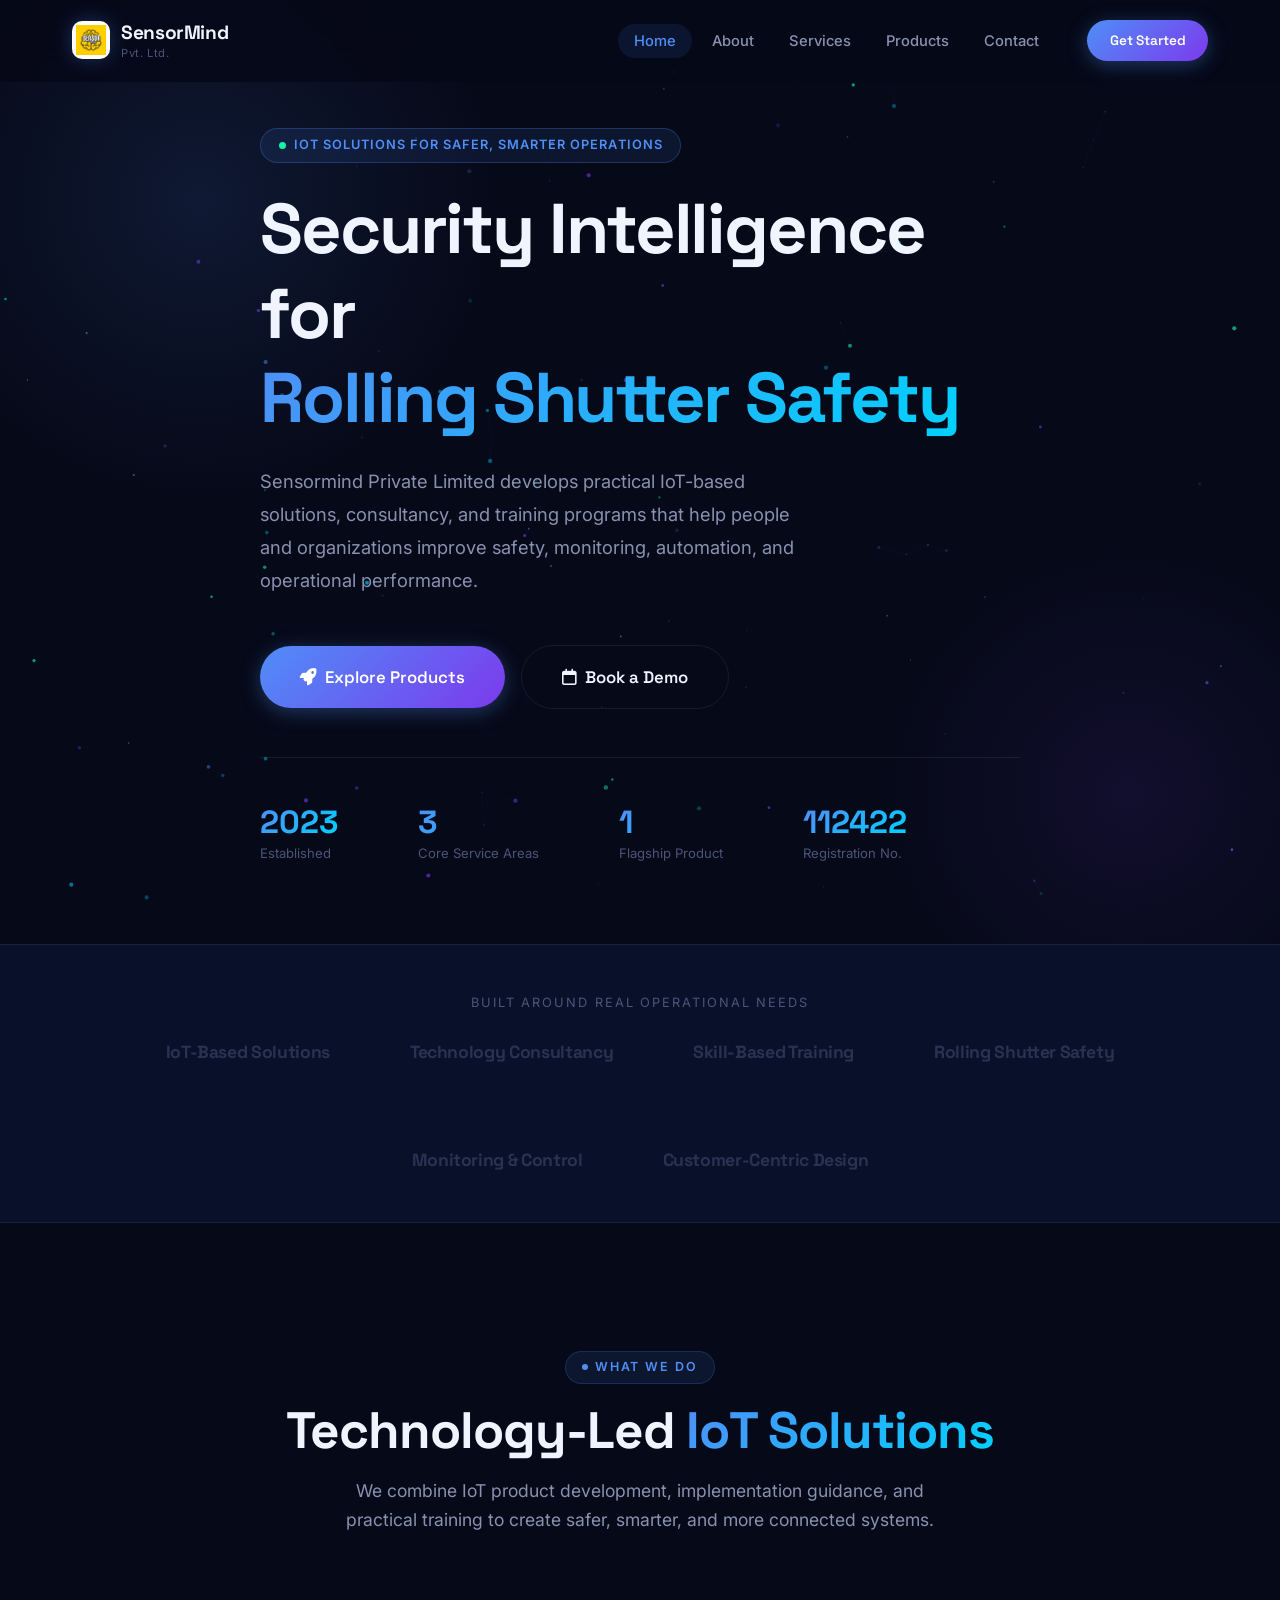
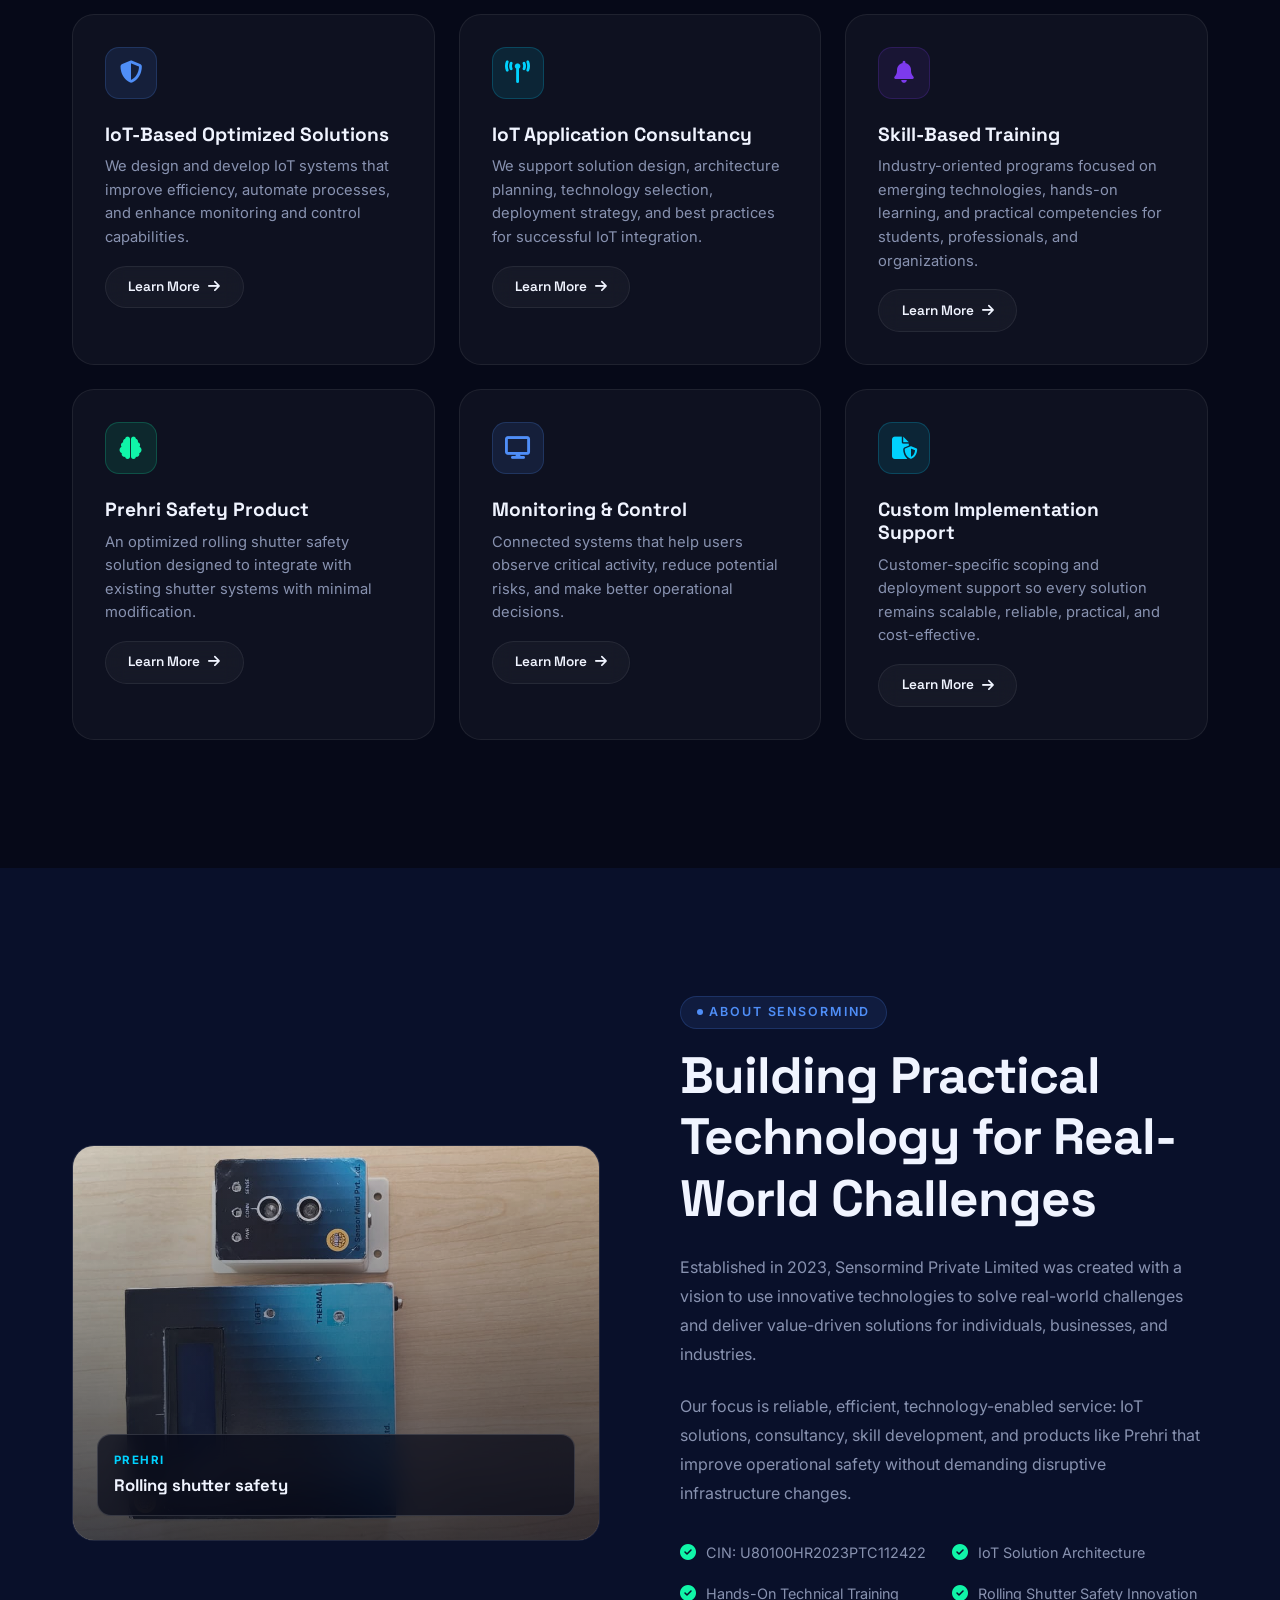
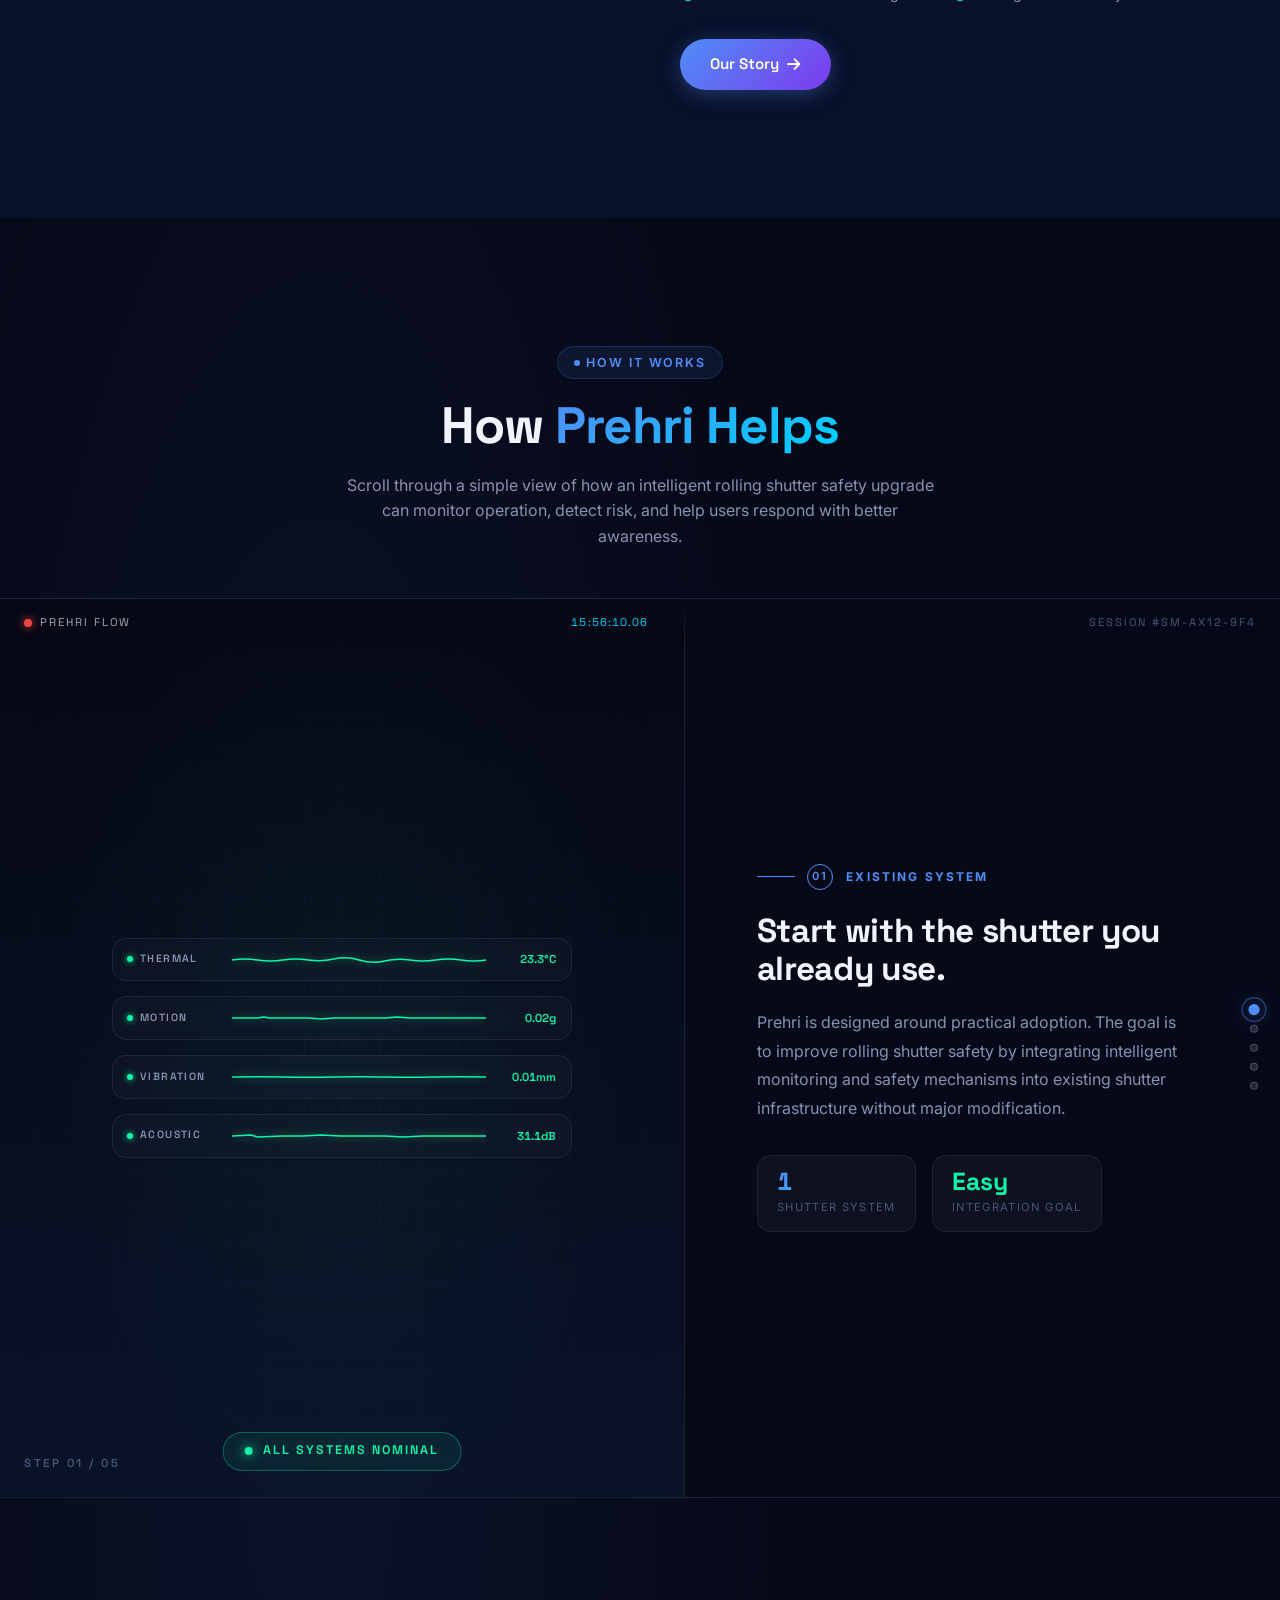
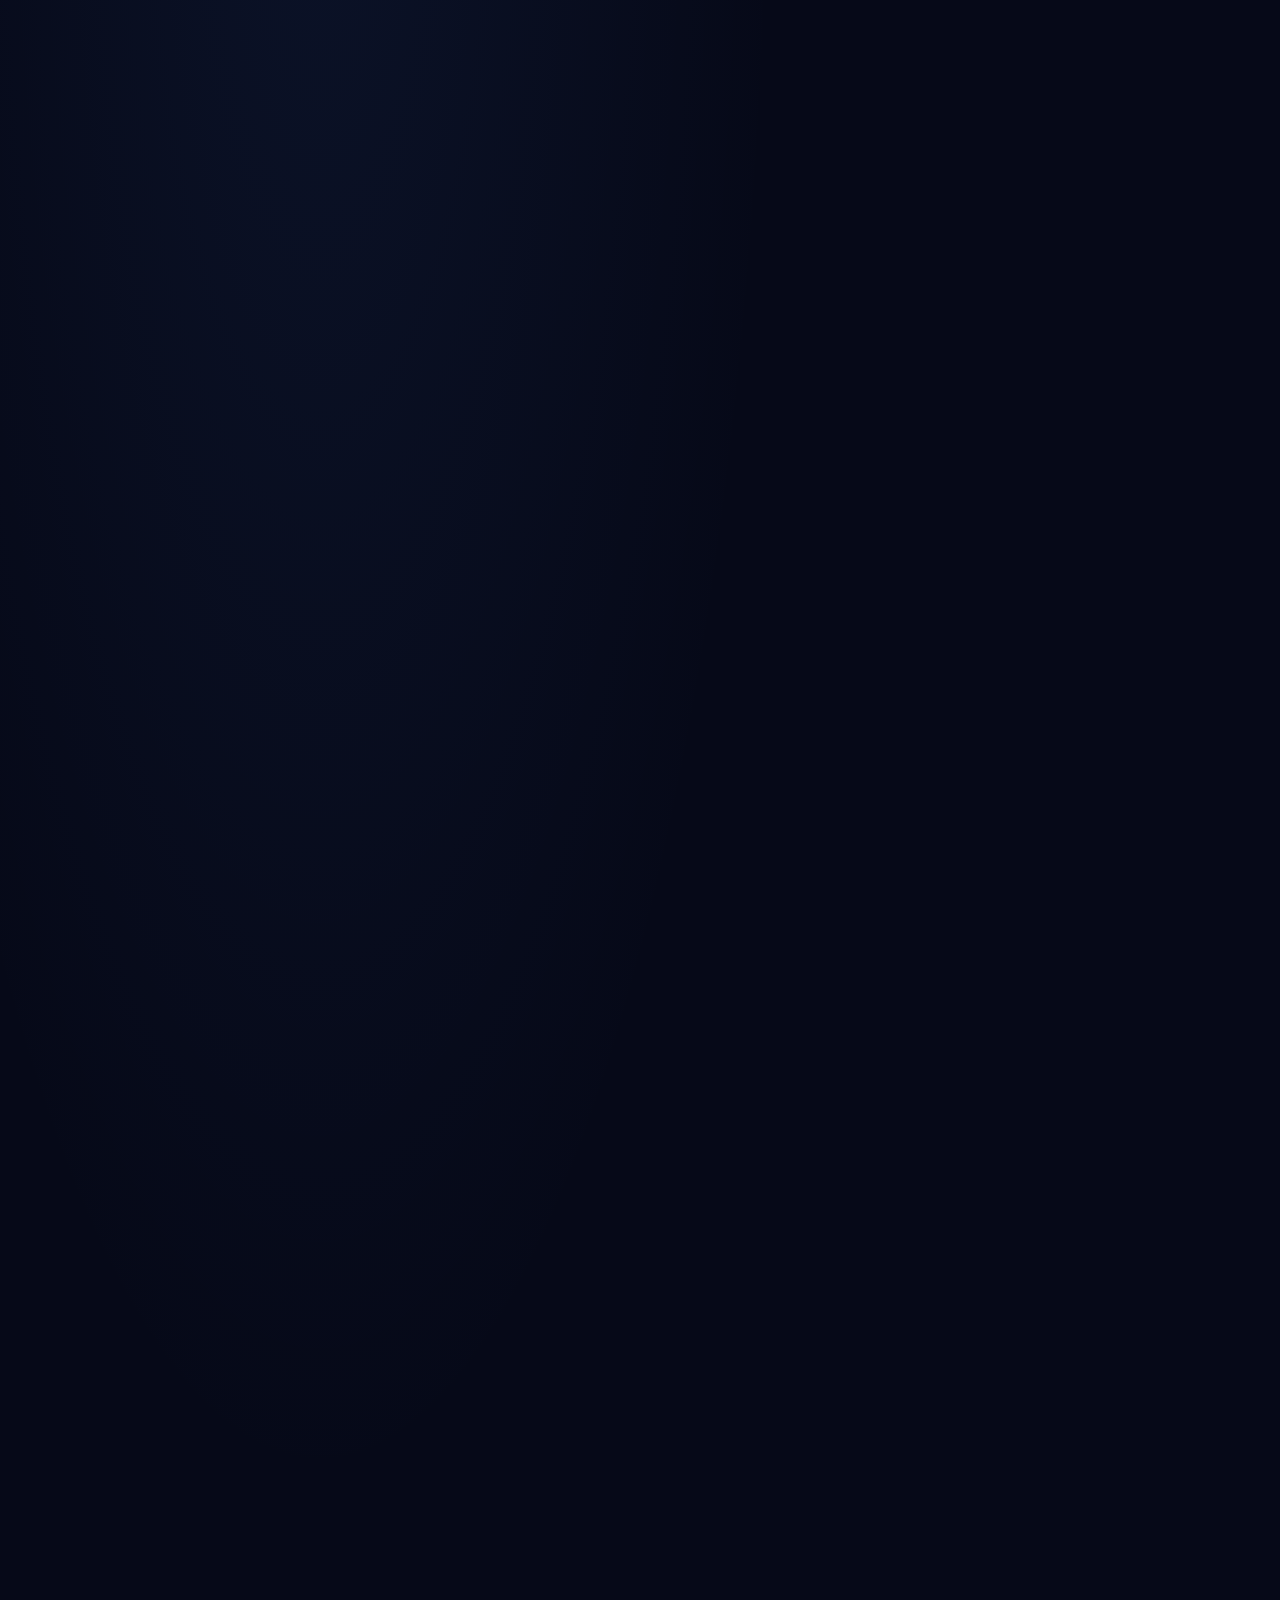
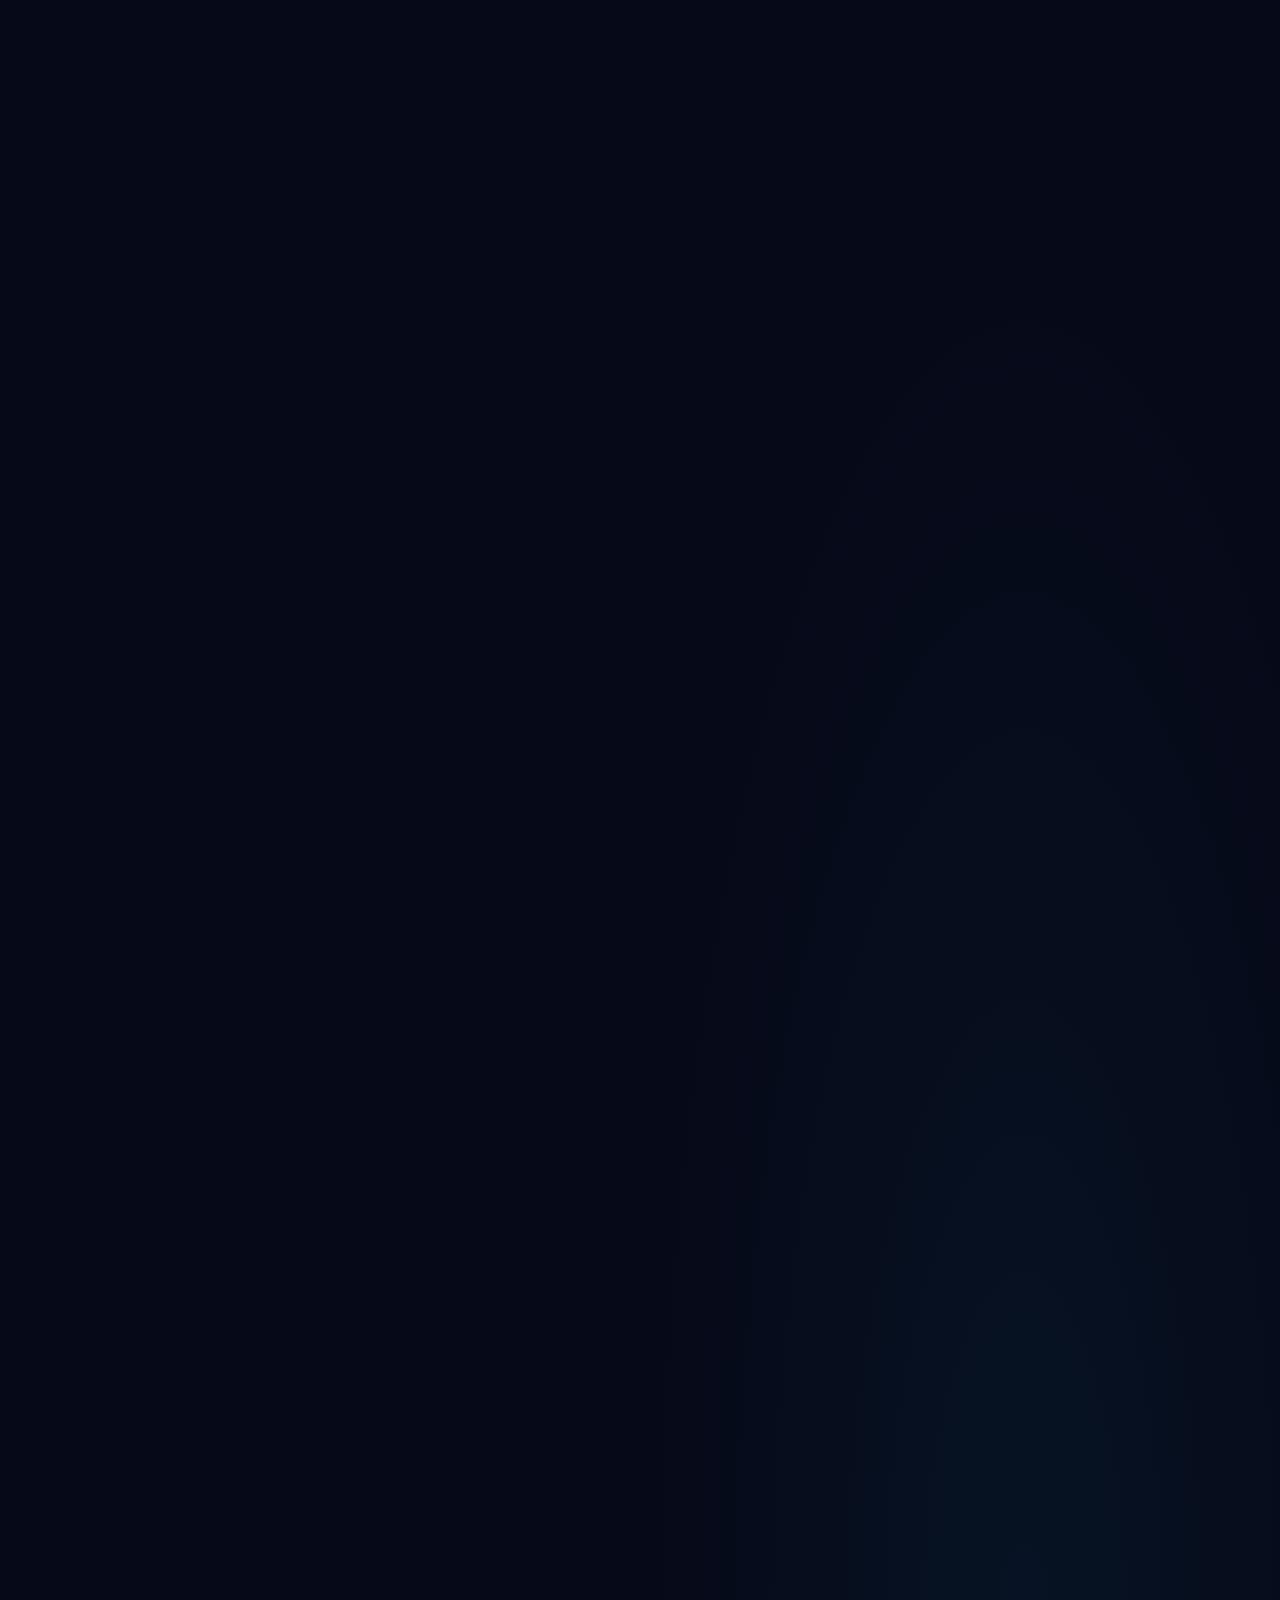
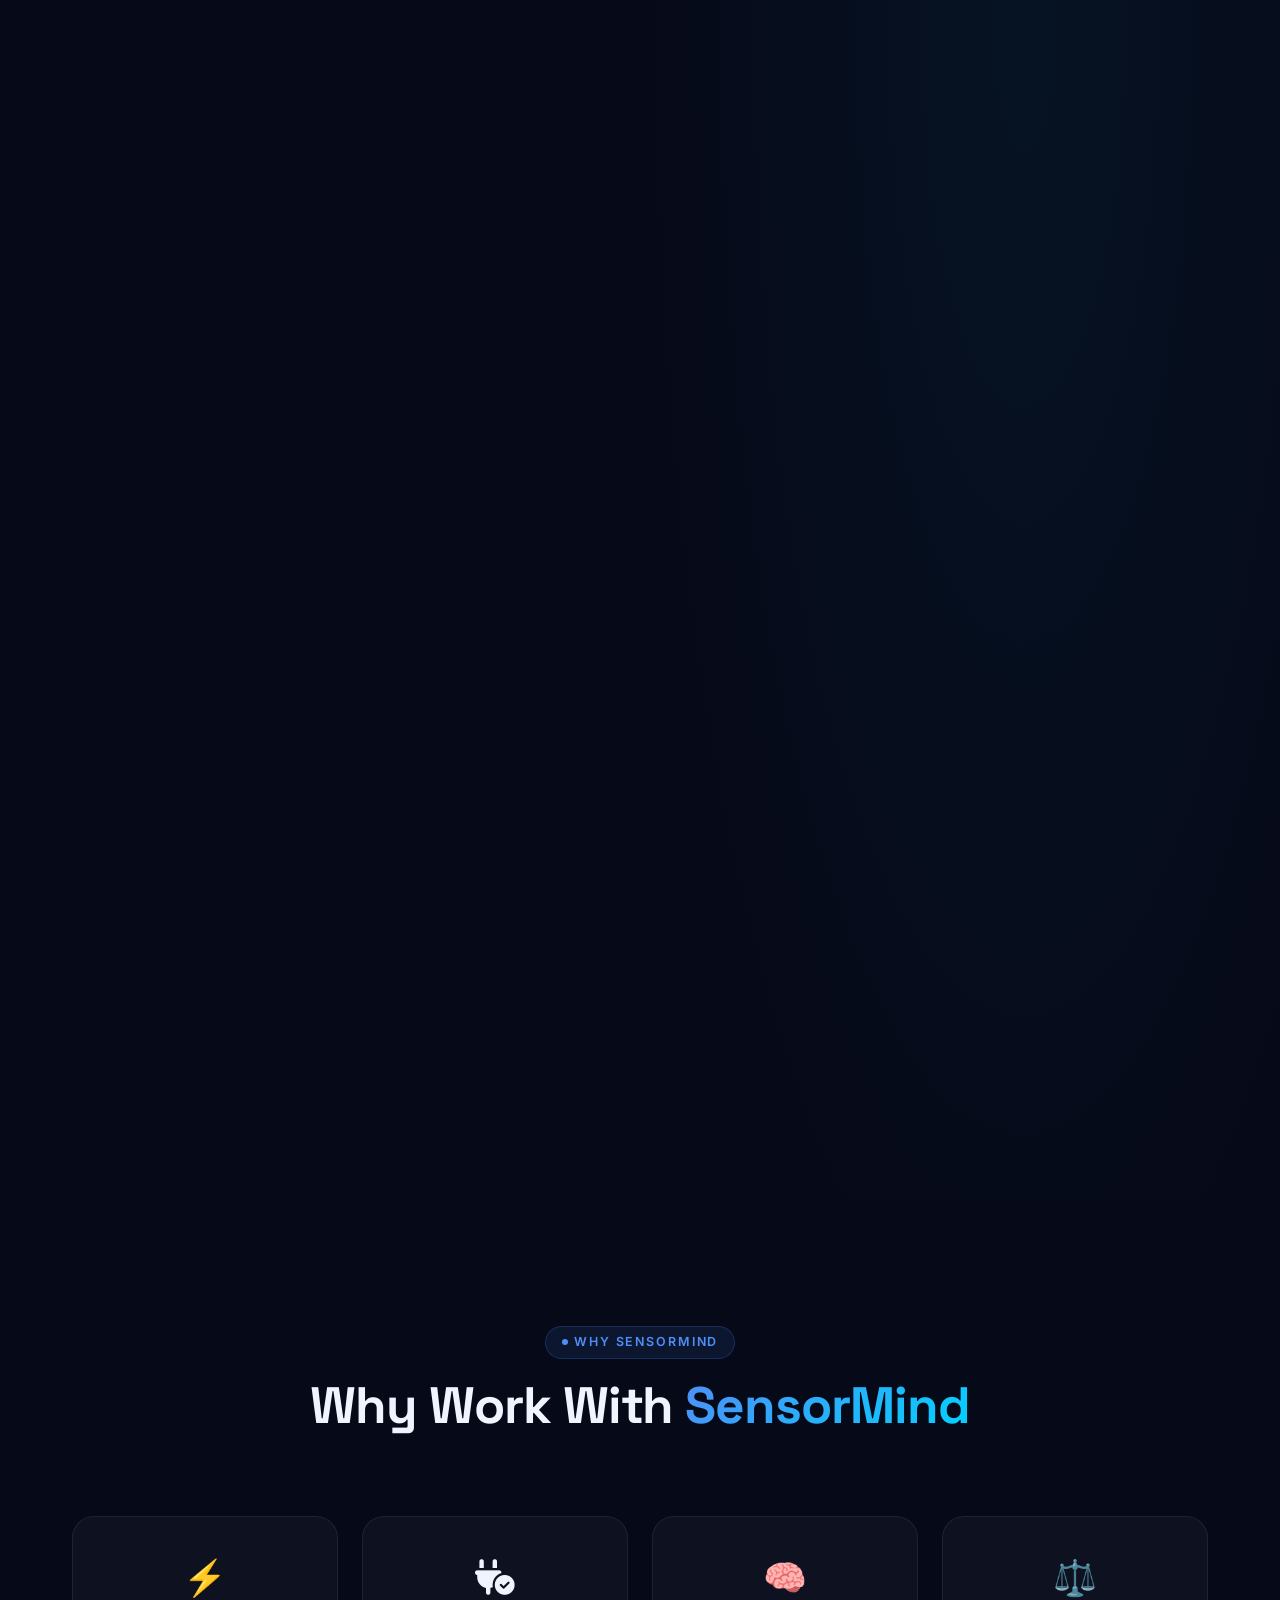
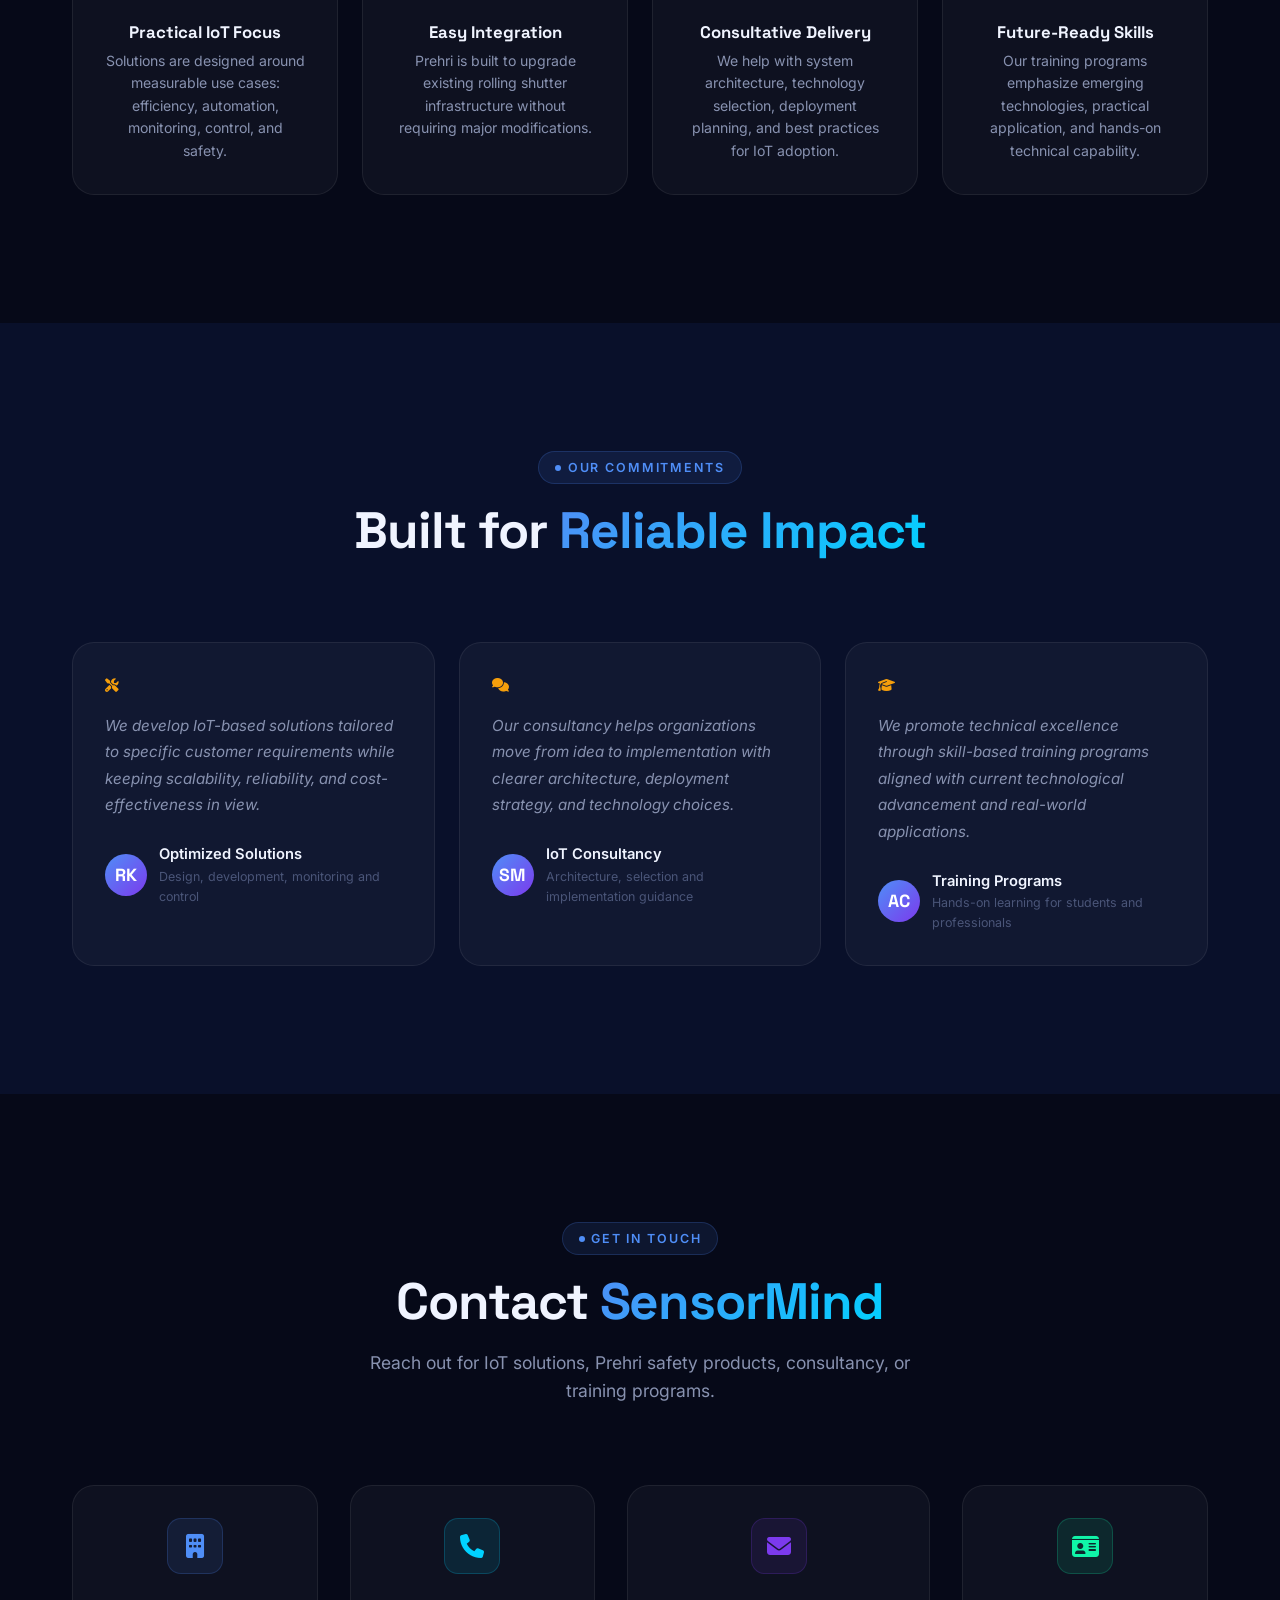
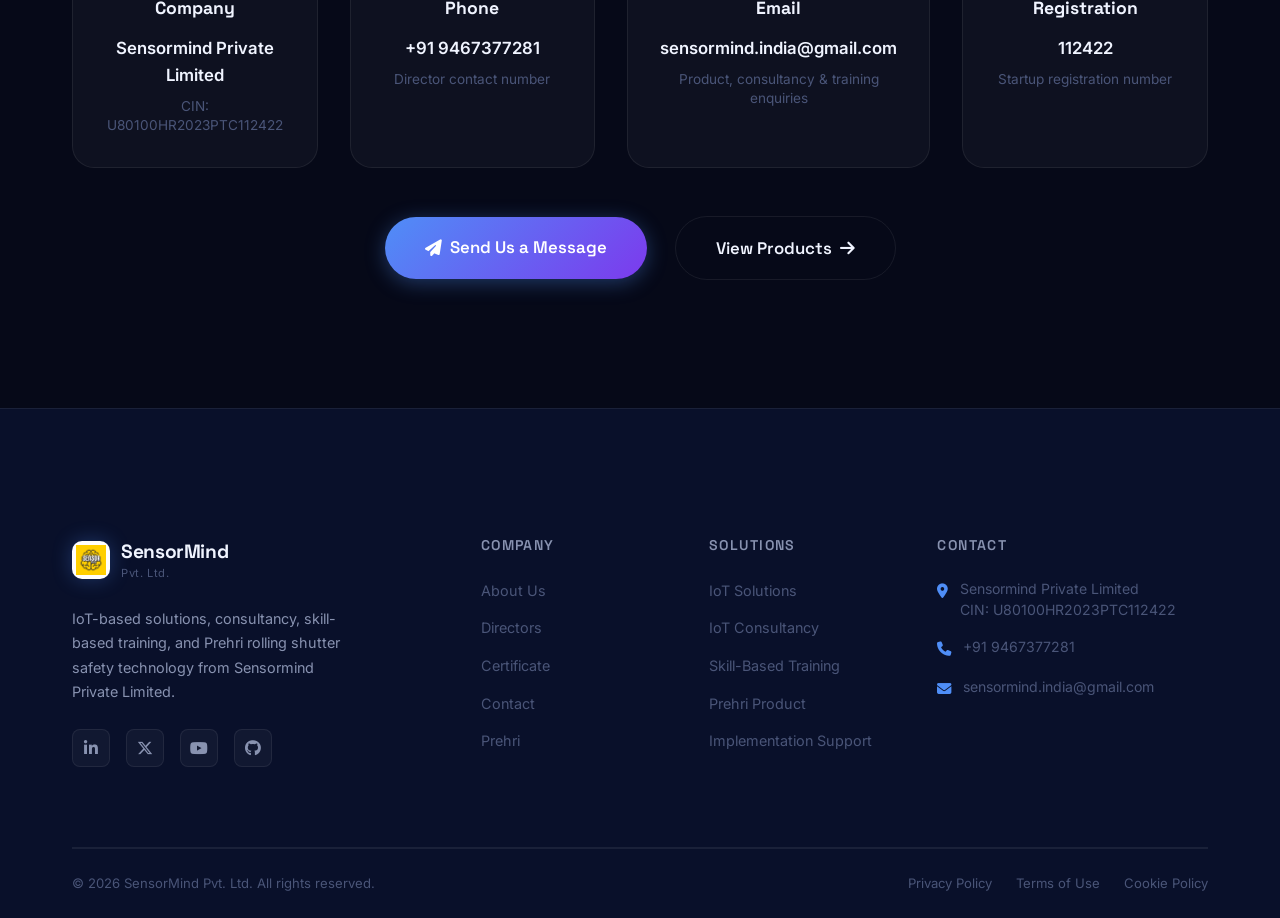
<file: index.html>
<!DOCTYPE html>
<html lang="en">
<head>
  <meta charset="UTF-8" />
  <meta name="viewport" content="width=device-width, initial-scale=1.0" />
  <title>SensorMind Pvt. Ltd. — IoT Solutions, Consultancy & Training</title>
  <meta name="description" content="SensorMind Private Limited delivers IoT-based optimized solutions, consultancy, skill-based training, and Prehri rolling shutter safety technology." />
  <link rel="preconnect" href="https://fonts.googleapis.com" />
  <link rel="preconnect" href="https://fonts.gstatic.com" crossorigin />
  <link href="https://fonts.googleapis.com/css2?family=Space+Grotesk:wght@300;400;500;600;700&family=Inter:wght@300;400;500;600;700&display=swap" rel="stylesheet" />
  <link rel="stylesheet" href="https://cdnjs.cloudflare.com/ajax/libs/font-awesome/6.5.1/css/all.min.css" />
  <link rel="stylesheet" href="css/styles.css" />
</head>
<body>

  <!-- ── Navigation ── -->
  <nav class="navbar" id="navbar">
    <div class="container">
      <a href="index.html" class="nav-brand">
        <div class="nav-logo">
          <img src="resources/Logo.png" alt="SensorMind logo" />
        </div>
        <div>
          <span class="brand-name">SensorMind</span>
          <span class="brand-pvt">Pvt. Ltd.</span>
        </div>
      </a>
      <div class="nav-menu" id="navMenu">
        <ul class="nav-links">
          <li><a href="index.html"    class="nav-link active">Home</a></li>
          <li><a href="about.html"    class="nav-link">About</a></li>
          <li><a href="services.html" class="nav-link">Services</a></li>
          <li><a href="products.html" class="nav-link">Products</a></li>
          <li><a href="contact.html"  class="nav-link">Contact</a></li>
        </ul>
        <a href="contact.html" class="btn btn-primary nav-cta btn-sm">Get Started</a>
      </div>
      <button class="nav-toggle" id="navToggle" aria-label="Toggle navigation">
        <span></span><span></span><span></span>
      </button>
    </div>
  </nav>

  <main>

    <!-- ── Hero ── -->
    <section class="hero">
      <canvas id="particles-canvas" style="width:100%;height:100%;"></canvas>
      <div class="hero-glow-1"></div>
      <div class="hero-glow-2"></div>
      <div class="container">
        <div class="hero-content">
          <div class="hero-badge">
            <span class="dot"></span>
            IoT Solutions for Safer, Smarter Operations
          </div>
          <h1>
            Security Intelligence for<br />
            <span class="gradient-text">
              <span id="typed-text"
                data-texts='["Rolling Shutter Safety","IoT Optimization","Smart Monitoring","Skill-Based Training"]'>Rolling Shutter Safety</span>
            </span>
          </h1>
          <p class="hero-sub">
            Sensormind Private Limited develops practical IoT-based solutions, consultancy,
            and training programs that help people and organizations improve safety,
            monitoring, automation, and operational performance.
          </p>
          <div class="btn-group">
            <a href="products.html" class="btn btn-primary btn-lg">
              <i class="fa-solid fa-rocket"></i> Explore Products
            </a>
            <a href="contact.html" class="btn btn-outline btn-lg">
              <i class="fa-regular fa-calendar"></i> Book a Demo
            </a>
          </div>
          <div class="hero-stats">
            <div class="hero-stat">
              <div class="num"><span data-counter="2023" data-suffix="">0</span></div>
              <div class="label">Established</div>
            </div>
            <div class="hero-stat">
              <div class="num"><span data-counter="3" data-suffix="">0</span></div>
              <div class="label">Core Service Areas</div>
            </div>
            <div class="hero-stat">
              <div class="num"><span data-counter="1" data-suffix="">0</span></div>
              <div class="label">Flagship Product</div>
            </div>
            <div class="hero-stat">
              <div class="num"><span data-counter="112422" data-suffix="">0</span></div>
              <div class="label">Registration No.</div>
            </div>
          </div>
        </div>
      </div>
    </section>

    <!-- ── Trusted By ── -->
    <section class="trusted-section">
      <div class="container">
        <p class="trusted-label">Built around real operational needs</p>
        <div class="trusted-logos">
          <span class="trusted-logo">IoT-Based Solutions</span>
          <span class="trusted-logo">Technology Consultancy</span>
          <span class="trusted-logo">Skill-Based Training</span>
          <span class="trusted-logo">Rolling Shutter Safety</span>
          <span class="trusted-logo">Monitoring &amp; Control</span>
          <span class="trusted-logo">Customer-Centric Design</span>
        </div>
      </div>
    </section>

    <!-- ── Services Preview ── -->
    <section class="section services-preview">
      <div class="container">
        <div class="section-header">
          <div class="section-label reveal">What We Do</div>
          <h2 class="reveal">Technology-Led <span class="gradient-text">IoT Solutions</span></h2>
          <p class="reveal">We combine IoT product development, implementation guidance, and practical training to create safer, smarter, and more connected systems.</p>
        </div>
        <div class="services-grid">
          <div class="card reveal reveal-delay-1">
            <div class="card-icon"><i class="fa-solid fa-shield-halved"></i></div>
            <h3>IoT-Based Optimized Solutions</h3>
            <p>We design and develop IoT systems that improve efficiency, automate processes, and enhance monitoring and control capabilities.</p>
            <a href="services.html" class="btn btn-ghost btn-sm mt-2">Learn More <i class="fa-solid fa-arrow-right"></i></a>
          </div>
          <div class="card reveal reveal-delay-2">
            <div class="card-icon" style="background:rgba(0,210,255,0.1);border-color:rgba(0,210,255,0.2);color:var(--accent-cyan);">
              <i class="fa-solid fa-tower-broadcast"></i>
            </div>
            <h3>IoT Application Consultancy</h3>
            <p>We support solution design, architecture planning, technology selection, deployment strategy, and best practices for successful IoT integration.</p>
            <a href="services.html" class="btn btn-ghost btn-sm mt-2">Learn More <i class="fa-solid fa-arrow-right"></i></a>
          </div>
          <div class="card reveal reveal-delay-3">
            <div class="card-icon" style="background:rgba(124,58,237,0.1);border-color:rgba(124,58,237,0.2);color:var(--accent-purple);">
              <i class="fa-solid fa-bell"></i>
            </div>
            <h3>Skill-Based Training</h3>
            <p>Industry-oriented programs focused on emerging technologies, hands-on learning, and practical competencies for students, professionals, and organizations.</p>
            <a href="services.html" class="btn btn-ghost btn-sm mt-2">Learn More <i class="fa-solid fa-arrow-right"></i></a>
          </div>
          <div class="card reveal reveal-delay-1">
            <div class="card-icon" style="background:rgba(16,245,168,0.1);border-color:rgba(16,245,168,0.2);color:var(--accent-green);">
              <i class="fa-solid fa-brain"></i>
            </div>
            <h3>Prehri Safety Product</h3>
            <p>An optimized rolling shutter safety solution designed to integrate with existing shutter systems with minimal modification.</p>
            <a href="services.html" class="btn btn-ghost btn-sm mt-2">Learn More <i class="fa-solid fa-arrow-right"></i></a>
          </div>
          <div class="card reveal reveal-delay-2">
            <div class="card-icon"><i class="fa-solid fa-display"></i></div>
            <h3>Monitoring &amp; Control</h3>
            <p>Connected systems that help users observe critical activity, reduce potential risks, and make better operational decisions.</p>
            <a href="services.html" class="btn btn-ghost btn-sm mt-2">Learn More <i class="fa-solid fa-arrow-right"></i></a>
          </div>
          <div class="card reveal reveal-delay-3">
            <div class="card-icon" style="background:rgba(0,210,255,0.1);border-color:rgba(0,210,255,0.2);color:var(--accent-cyan);">
              <i class="fa-solid fa-file-shield"></i>
            </div>
            <h3>Custom Implementation Support</h3>
            <p>Customer-specific scoping and deployment support so every solution remains scalable, reliable, practical, and cost-effective.</p>
            <a href="services.html" class="btn btn-ghost btn-sm mt-2">Learn More <i class="fa-solid fa-arrow-right"></i></a>
          </div>
        </div>
      </div>
    </section>

    <!-- ── About Snippet ── -->
    <section class="section about-snippet">
      <div class="container">
        <div class="about-snippet-inner">
          <div class="about-visual reveal-left">
            <div class="about-visual-inner">
              <img
                src="resources/products/prahari/prahari-4.jpeg"
                alt="Prehri product demonstration for rolling shutter safety"
                loading="eager"
              />
              <div class="image-kicker">
                <span>Prehri</span>
                <strong>Rolling shutter safety</strong>
              </div>
            </div>
          </div>
          <div class="about-content reveal-right">
            <div class="section-label">About SensorMind</div>
            <h2>Building Practical Technology for Real-World Challenges</h2>
            <p>
              Established in 2023, Sensormind Private Limited was created with a vision to use
              innovative technologies to solve real-world challenges and deliver value-driven
              solutions for individuals, businesses, and industries.
            </p>
            <p>
              Our focus is reliable, efficient, technology-enabled service: IoT solutions,
              consultancy, skill development, and products like Prehri that improve operational
              safety without demanding disruptive infrastructure changes.
            </p>
            <div class="about-features">
              <div class="feature-item"><span class="icon"><i class="fa-solid fa-check-circle"></i></span>CIN: U80100HR2023PTC112422</div>
              <div class="feature-item"><span class="icon"><i class="fa-solid fa-check-circle"></i></span>IoT Solution Architecture</div>
              <div class="feature-item"><span class="icon"><i class="fa-solid fa-check-circle"></i></span>Hands-On Technical Training</div>
              <div class="feature-item"><span class="icon"><i class="fa-solid fa-check-circle"></i></span>Rolling Shutter Safety Innovation</div>
            </div>
            <a href="about.html" class="btn btn-primary">
              Our Story <i class="fa-solid fa-arrow-right"></i>
            </a>
          </div>
        </div>
      </div>
    </section>

    <!-- ════════════════════════════════════════════════
         SCROLLYTELLING — "The Anatomy of an Alert"
         A cinematic walk-through of multi-sensor detection.
    ════════════════════════════════════════════════ -->
    <section class="scroll-story-section" id="how-it-works">
      <div class="scroll-story-header container">
        <div class="section-label reveal" style="justify-content:center;">How It Works</div>
        <h2 class="reveal">How <span class="gradient-text">Prehri Helps</span></h2>
        <p class="reveal" style="max-width:600px;margin:var(--space-2) auto 0;color:var(--text-secondary);">
          Scroll through a simple view of how an intelligent rolling shutter safety upgrade can
          monitor operation, detect risk, and help users respond with better awareness.
        </p>
      </div>

      <div class="scroll-story-track" id="scrollStoryTrack">
        <div class="scroll-story-sticky">

          <!-- Top progress bar -->
          <div class="st-progress-bar"></div>

          <!-- Top HUD bar -->
          <div class="st-topbar">
            <span class="live">PREHRI FLOW</span>
            <span class="clock">00:00:00.00</span>
            <span class="sid">Session #SM-AX12-9F4</span>
          </div>

          <!-- Step dots -->
          <div class="st-dots">
            <div class="st-dot active"></div>
            <div class="st-dot"></div>
            <div class="st-dot"></div>
            <div class="st-dot"></div>
            <div class="st-dot"></div>
          </div>

          <!-- Step counter -->
          <span class="st-step-label">Step 01 / 05</span>

          <!-- ═════ LEFT: Visual Scenes ═════ -->
          <div class="st-visual-panel">

            <!-- ── Scene 1: All Quiet baseline ── -->
            <div class="st-scene active" data-scene="0">
              <div class="sc1-bg"></div>
              <div class="sc1-grid"></div>
              <div class="sc1-lanes">
                <div class="sc1-lane">
                  <div class="sc1-lane-name">Thermal</div>
                  <div class="sc1-lane-wave">
                    <svg viewBox="0 0 200 24" preserveAspectRatio="none">
                      <path d="M0,12 Q10,10 20,12 T40,12 T60,12 T80,11 T100,12 T120,13 T140,12 T160,12 T180,12 T200,12"/>
                    </svg>
                  </div>
                  <div class="sc1-lane-val">23.4°C</div>
                </div>
                <div class="sc1-lane">
                  <div class="sc1-lane-name">Motion</div>
                  <div class="sc1-lane-wave">
                    <svg viewBox="0 0 200 24" preserveAspectRatio="none">
                      <path d="M0,12 L20,12 L25,11 L30,12 L60,12 L70,13 L80,12 L120,12 L130,11 L140,12 L200,12"/>
                    </svg>
                  </div>
                  <div class="sc1-lane-val">0.02g</div>
                </div>
                <div class="sc1-lane">
                  <div class="sc1-lane-name">Vibration</div>
                  <div class="sc1-lane-wave">
                    <svg viewBox="0 0 200 24" preserveAspectRatio="none">
                      <path d="M0,12 Q20,11.5 40,12 T80,12 T120,12 T160,12 T200,12"/>
                    </svg>
                  </div>
                  <div class="sc1-lane-val">0.01mm</div>
                </div>
                <div class="sc1-lane">
                  <div class="sc1-lane-name">Acoustic</div>
                  <div class="sc1-lane-wave">
                    <svg viewBox="0 0 200 24" preserveAspectRatio="none">
                      <path d="M0,12 L15,11 L20,13 L40,12 L55,12 L70,11 L85,12 L120,12 L135,13 L150,12 L200,12"/>
                    </svg>
                  </div>
                  <div class="sc1-lane-val">32 dB</div>
                </div>
              </div>
              <div class="sc1-status">All Systems Nominal</div>
            </div>

            <!-- ── Scene 2: First Signal — Thermal Spike ── -->
            <div class="st-scene" data-scene="1">
              <div class="sc2-bg"></div>
              <div class="sc2-heatmap"></div>
              <div class="sc2-target">
                <span class="sc2-target-label">SIGNATURE LOCKED</span>
              </div>
              <div class="sc2-lanes">
                <div class="sc2-lane alert" data-sensor="thermal">
                  <span class="nm">Thermal</span>
                  <span class="vl">38.1°C ▲</span>
                </div>
                <div class="sc2-lane">
                  <span class="nm">Motion</span>
                  <span class="vl">0.02g</span>
                </div>
                <div class="sc2-lane">
                  <span class="nm">Vibration</span>
                  <span class="vl">0.01mm</span>
                </div>
                <div class="sc2-lane">
                  <span class="nm">Acoustic</span>
                  <span class="vl">34 dB</span>
                </div>
              </div>
              <div class="sc2-readout">
                <div class="val">+14.7°C</div>
                <div class="lbl">Heat Anomaly Detected</div>
              </div>
            </div>

            <!-- ── Scene 3: Cross-Validation — 4 sensors confirm ── -->
            <div class="st-scene" data-scene="2">
              <div class="sc3-bg"></div>
              <div class="sc3-quad">
                <div class="sc3-card">
                  <div class="sc3-card-head">
                    <span>🌡 Thermal</span>
                    <span class="check">✓</span>
                  </div>
                  <div class="sc3-card-val">38.1°C</div>
                  <div class="sc3-card-sub">+14.7° above baseline</div>
                </div>
                <div class="sc3-card">
                  <div class="sc3-card-head">
                    <span>⬚ Proximity</span>
                    <span class="check">✓</span>
                  </div>
                  <div class="sc3-card-val">2.4 m</div>
                  <div class="sc3-card-sub">Object within zone-3</div>
                </div>
                <div class="sc3-card">
                  <div class="sc3-card-head">
                    <span>≈ Vibration</span>
                    <span class="check">✓</span>
                  </div>
                  <div class="sc3-card-val">0.34 mm</div>
                  <div class="sc3-card-sub">Fence contact detected</div>
                </div>
                <div class="sc3-card">
                  <div class="sc3-card-head">
                    <span>♪ Acoustic</span>
                    <span class="check">✓</span>
                  </div>
                  <div class="sc3-card-val">71 dB</div>
                  <div class="sc3-card-sub">Metal-on-metal pattern</div>
                </div>
              </div>
              <div class="sc3-meter">
                <div class="sc3-meter-head">
                  <span>AI Confidence</span>
                  <span class="pct">0.0%</span>
                </div>
                <div class="sc3-meter-bar">
                  <div class="sc3-meter-fill"></div>
                </div>
              </div>
            </div>

            <!-- ── Scene 4: Alert Cascade — multi-channel notify ── -->
            <div class="st-scene" data-scene="3">
              <div class="sc4-bg"></div>
              <div class="sc4-phone">
                <div class="sc4-notch"></div>
                <div class="sc4-statusbar"><span>02:47</span><span>5G ▮▮▮▮</span></div>
                <div class="sc4-notif priority">
                  <div class="sc4-notif-head">
                    <span class="ic">🛡</span>
                <span>Prehri • Safety</span>
                    <span class="tm">NOW</span>
                  </div>
                  <div class="sc4-notif-body">Safety event detected — shutter operation needs attention</div>
                </div>
                <div class="sc4-notif sms">
                  <div class="sc4-notif-head">
                    <span class="ic">💬</span>
                  <span>User Alert</span>
                    <span class="tm">+0.1s</span>
                  </div>
                  <div class="sc4-notif-body">Prehri has identified a potential rolling shutter risk. Check the site.</div>
                </div>
                <div class="sc4-notif email">
                  <div class="sc4-notif-head">
                    <span class="ic">✉</span>
                  <span>Safety Log</span>
                    <span class="tm">+0.2s</span>
                  </div>
                  <div class="sc4-notif-body">Event context available for review and follow-up.</div>
                </div>
                <div class="sc4-notif dash">
                  <div class="sc4-notif-head">
                    <span class="ic">📊</span>
                  <span>Status View</span>
                    <span class="tm">NOW</span>
                  </div>
                  <div class="sc4-notif-body">Shutter status updated for operational awareness.</div>
                </div>
              </div>
              <div class="sc4-channels">
                <div class="sc4-channel" title="Push">📱</div>
                <div class="sc4-channel" title="SMS">💬</div>
                <div class="sc4-channel" title="Email">✉</div>
                <div class="sc4-channel" title="Dashboard">📊</div>
              </div>
            </div>

            <!-- ── Scene 5: You Decide — handoff ── -->
            <div class="st-scene" data-scene="4">
              <div class="sc5-bg"></div>
              <div class="sc5-dash">
                <div class="sc5-dash-head">
                  <span class="title">Incident #INC-9F4</span>
                  <span class="badge">Priority 1</span>
                </div>
                <div class="sc5-dash-row"><span class="k">Detected</span><span class="v">02:47:03 AM</span></div>
                <div class="sc5-dash-row"><span class="k">Location</span><span class="v">Rolling Shutter Area</span></div>
                <div class="sc5-dash-row"><span class="k">System Status</span><span class="v crit">Needs Review</span></div>
                <div class="sc5-dash-row"><span class="k">Safety Focus</span><span class="v ok">Risk Reduction</span></div>
                <div class="sc5-dash-row"><span class="k">Integration</span><span class="v">Existing shutter system</span></div>
                <div class="sc5-dash-row"><span class="k">Action</span><span class="v ok">Inspect and respond</span></div>
                <div class="sc5-dash-actions">
                  <div class="sc5-btn primary">Acknowledge</div>
                  <div class="sc5-btn ghost">Escalate</div>
                  <div class="sc5-btn ghost">Export</div>
                </div>
              </div>
              <div class="sc5-tag">We Alert · You Decide</div>
            </div>

          </div><!-- /st-visual-panel -->

          <!-- ═════ RIGHT: Story Text ═════ -->
          <div class="st-text-panel">

            <div class="st-step active" data-step="0">
              <div class="st-step-eyebrow">
                <span class="line"></span>
                <span class="num">01</span>
                Existing System
              </div>
              <h2>Start with the shutter you already use.</h2>
              <p>
                Prehri is designed around practical adoption. The goal is to improve rolling
                shutter safety by integrating intelligent monitoring and safety mechanisms into
                existing shutter infrastructure without major modification.
              </p>
              <div class="st-stat-row">
                <div class="st-stat">
                  <div class="val" style="background:var(--grad-text);-webkit-background-clip:text;-webkit-text-fill-color:transparent;background-clip:text;">1</div>
                  <div class="lbl">Shutter System</div>
                </div>
                <div class="st-stat">
                  <div class="val" style="color:var(--accent-green);">Easy</div>
                  <div class="lbl">Integration Goal</div>
                </div>
              </div>
            </div>

            <div class="st-step" data-step="1">
              <div class="st-step-eyebrow" style="color:#FF6B6B;">
                <span class="line" style="background:#FF6B6B;"></span>
                <span class="num" style="border-color:#FF6B6B;">02</span>
                Risk Signal
              </div>
              <h2>Operational risk is identified early.</h2>
              <p>
                When shutter operation creates a potential safety concern, Prehri is intended to
                improve awareness so the user can review the situation before risk escalates.
              </p>
              <div class="st-stat-row">
                <div class="st-stat">
                  <div class="val" style="color:#FF6B6B;">Risk</div>
                  <div class="lbl">Detected</div>
                </div>
                <div class="st-stat">
                  <div class="val" style="color:#FF6B6B;">Review</div>
                  <div class="lbl">Recommended</div>
                </div>
              </div>
            </div>

            <div class="st-step" data-step="2">
              <div class="st-step-eyebrow" style="color:var(--accent-cyan);">
                <span class="line" style="background:var(--accent-cyan);"></span>
                <span class="num" style="border-color:var(--accent-cyan);">03</span>
                Safety Logic
              </div>
              <h2>Monitoring supports a safer decision.</h2>
              <p>
                The product concept is built around intelligent monitoring and practical safety
                mechanisms, helping users understand shutter status and respond appropriately.
              </p>
              <div class="st-stat-row">
                <div class="st-stat">
                  <div class="val" style="color:var(--accent-cyan);">IoT</div>
                  <div class="lbl">Enabled Thinking</div>
                </div>
                <div class="st-stat">
                  <div class="val" style="color:var(--accent-cyan);">Safe</div>
                  <div class="lbl">Operation Focus</div>
                </div>
              </div>
            </div>

            <div class="st-step" data-step="3">
              <div class="st-step-eyebrow" style="color:var(--accent-purple);">
                <span class="line" style="background:var(--accent-purple);"></span>
                <span class="num" style="border-color:var(--accent-purple);">04</span>
                Awareness Delivered
              </div>
              <h2>The right people get clearer context.</h2>
              <p>
                Prehri is meant to provide a practical safety upgrade: better monitoring, clearer
                indication of potential risk, and a more informed response path for users.
              </p>
              <div class="st-stat-row">
                <div class="st-stat">
                  <div class="val" style="color:var(--accent-purple);">Aware</div>
                  <div class="lbl">User Response</div>
                </div>
                <div class="st-stat">
                  <div class="val" style="color:var(--accent-purple);">4</div>
                  <div class="lbl">Safety Steps</div>
                </div>
              </div>
            </div>

            <div class="st-step" data-step="4">
              <div class="st-step-eyebrow" style="color:var(--accent-green);">
                <span class="line" style="background:var(--accent-green);"></span>
                <span class="num" style="border-color:var(--accent-green);">05</span>
                Safer Use
              </div>
              <h2>Technology supports safer daily operation.</h2>
              <p>
                By adding intelligent monitoring and safety mechanisms to rolling shutters,
                Prehri helps reduce potential risks and gives users a practical upgrade to
                current shutter infrastructure.
              </p>
              <div class="st-stat-row">
                <div class="st-stat">
                  <div class="val" style="color:var(--accent-green);">Better</div>
                  <div class="lbl">Safety Awareness</div>
                </div>
                <div class="st-stat">
                  <div class="val" style="color:var(--accent-green);">Practical</div>
                  <div class="lbl">Upgrade Path</div>
                </div>
              </div>
            </div>

          </div><!-- /st-text-panel -->

        </div><!-- /scroll-story-sticky -->
      </div><!-- /scroll-story-track -->
    </section>

    <!-- ── Why Choose Us ── -->
    <section class="section why-us">
      <div class="container">
        <div class="section-header">
          <div class="section-label reveal">Why SensorMind</div>
          <h2 class="reveal">Why Work With <span class="gradient-text">SensorMind</span></h2>
        </div>
        <div class="why-grid">
          <div class="why-card reveal reveal-delay-1">
            <div class="why-icon">⚡</div>
            <h4>Practical IoT Focus</h4>
            <p>Solutions are designed around measurable use cases: efficiency, automation, monitoring, control, and safety.</p>
          </div>
          <div class="why-card reveal reveal-delay-2">
            <div class="why-icon"><i class="fa-solid fa-plug-circle-check"></i></div>
            <h4>Easy Integration</h4>
            <p>Prehri is built to upgrade existing rolling shutter infrastructure without requiring major modifications.</p>
          </div>
          <div class="why-card reveal reveal-delay-3">
            <div class="why-icon">🧠</div>
            <h4>Consultative Delivery</h4>
            <p>We help with system architecture, technology selection, deployment planning, and best practices for IoT adoption.</p>
          </div>
          <div class="why-card reveal reveal-delay-4">
            <div class="why-icon">⚖️</div>
            <h4>Future-Ready Skills</h4>
            <p>Our training programs emphasize emerging technologies, practical application, and hands-on technical capability.</p>
          </div>
        </div>
      </div>
    </section>

    <!-- ── Testimonials ── -->
    <section class="section testimonials">
      <div class="container">
        <div class="section-header">
          <div class="section-label reveal">Our Commitments</div>
          <h2 class="reveal">Built for <span class="gradient-text">Reliable Impact</span></h2>
        </div>
        <div class="testimonials-grid">
          <div class="testimonial-card reveal reveal-delay-1">
            <div class="testimonial-stars"><i class="fa-solid fa-screwdriver-wrench"></i></div>
            <p class="testimonial-text">
              We develop IoT-based solutions tailored to specific customer requirements while
              keeping scalability, reliability, and cost-effectiveness in view.
            </p>
            <div class="testimonial-author">
              <div class="author-avatar">RK</div>
              <div>
                <div class="author-name">Optimized Solutions</div>
                <div class="author-title">Design, development, monitoring and control</div>
              </div>
            </div>
          </div>
          <div class="testimonial-card reveal reveal-delay-2">
            <div class="testimonial-stars"><i class="fa-solid fa-comments"></i></div>
            <p class="testimonial-text">
              Our consultancy helps organizations move from idea to implementation with clearer
              architecture, deployment strategy, and technology choices.
            </p>
            <div class="testimonial-author">
              <div class="author-avatar">SM</div>
              <div>
                <div class="author-name">IoT Consultancy</div>
                <div class="author-title">Architecture, selection and implementation guidance</div>
              </div>
            </div>
          </div>
          <div class="testimonial-card reveal reveal-delay-3">
            <div class="testimonial-stars"><i class="fa-solid fa-graduation-cap"></i></div>
            <p class="testimonial-text">
              We promote technical excellence through skill-based training programs aligned with
              current technological advancement and real-world applications.
            </p>
            <div class="testimonial-author">
              <div class="author-avatar">AC</div>
              <div>
                <div class="author-name">Training Programs</div>
                <div class="author-title">Hands-on learning for students and professionals</div>
              </div>
            </div>
          </div>
        </div>
      </div>
    </section>

    <!-- ── Contact Details ── -->
    <section class="section contact-details-section">
      <div class="container">
        <div class="section-header">
          <div class="section-label reveal">Get In Touch</div>
          <h2 class="reveal">Contact <span class="gradient-text">SensorMind</span></h2>
          <p class="reveal">Reach out for IoT solutions, Prehri safety products, consultancy, or training programs.</p>
        </div>
        <div class="contact-details-grid">
          <div class="contact-detail-card reveal reveal-delay-1">
            <div class="contact-detail-icon">
              <i class="fa-solid fa-building"></i>
            </div>
            <h4>Company</h4>
            <p class="contact-detail-value">Sensormind Private Limited</p>
            <p class="contact-detail-sub">CIN: U80100HR2023PTC112422</p>
          </div>
          <div class="contact-detail-card reveal reveal-delay-2">
            <div class="contact-detail-icon" style="background:rgba(0,210,255,0.1);border-color:rgba(0,210,255,0.2);color:var(--accent-cyan);">
              <i class="fa-solid fa-phone"></i>
            </div>
            <h4>Phone</h4>
            <p class="contact-detail-value">+91 9467377281</p>
            <p class="contact-detail-sub">Director contact number</p>
          </div>
          <div class="contact-detail-card reveal reveal-delay-3">
            <div class="contact-detail-icon" style="background:rgba(124,58,237,0.1);border-color:rgba(124,58,237,0.2);color:var(--accent-purple);">
              <i class="fa-solid fa-envelope"></i>
            </div>
            <h4>Email</h4>
            <p class="contact-detail-value">sensormind.india@gmail.com</p>
            <p class="contact-detail-sub">Product, consultancy & training enquiries</p>
          </div>
          <div class="contact-detail-card reveal reveal-delay-4">
            <div class="contact-detail-icon" style="background:rgba(16,245,168,0.1);border-color:rgba(16,245,168,0.2);color:var(--accent-green);">
              <i class="fa-solid fa-id-card"></i>
            </div>
            <h4>Registration</h4>
            <p class="contact-detail-value">112422</p>
            <p class="contact-detail-sub">Startup registration number</p>
          </div>
        </div>
        <div class="contact-cta reveal" style="text-align:center;margin-top:var(--space-5);">
          <a href="contact.html" class="btn btn-primary btn-lg">
            <i class="fa-solid fa-paper-plane"></i> Send Us a Message
          </a>
          <a href="products.html" class="btn btn-outline btn-lg" style="margin-left:var(--space-3);">
            View Products <i class="fa-solid fa-arrow-right"></i>
          </a>
        </div>
      </div>
    </section>

  </main>

  <!-- ── Footer ── -->
  <footer class="footer">
    <div class="container">
      <div class="footer-grid">
        <div class="footer-brand">
          <div class="footer-logo">
            <div class="nav-logo">
              <img src="resources/Logo.png" alt="SensorMind logo" />
            </div>
            <div>
              <span class="brand-name">SensorMind</span>
              <span class="brand-pvt">Pvt. Ltd.</span>
            </div>
          </div>
          <p class="footer-desc">
            IoT-based solutions, consultancy, skill-based training, and Prehri
            rolling shutter safety technology from Sensormind Private Limited.
          </p>
          <div class="footer-social">
            <a href="#" class="social-link" aria-label="LinkedIn"><i class="fa-brands fa-linkedin-in"></i></a>
            <a href="#" class="social-link" aria-label="Twitter"><i class="fa-brands fa-x-twitter"></i></a>
            <a href="#" class="social-link" aria-label="YouTube"><i class="fa-brands fa-youtube"></i></a>
            <a href="#" class="social-link" aria-label="GitHub"><i class="fa-brands fa-github"></i></a>
          </div>
        </div>
        <div class="footer-col">
          <h4>Company</h4>
          <ul>
            <li><a href="about.html">About Us</a></li>
            <li><a href="about.html#team">Directors</a></li>
            <li><a href="about.html#certificate">Certificate</a></li>
            <li><a href="contact.html">Contact</a></li>
            <li><a href="products.html">Prehri</a></li>
          </ul>
        </div>
        <div class="footer-col">
          <h4>Solutions</h4>
          <ul>
            <li><a href="services.html">IoT Solutions</a></li>
            <li><a href="services.html">IoT Consultancy</a></li>
            <li><a href="services.html">Skill-Based Training</a></li>
            <li><a href="products.html">Prehri Product</a></li>
            <li><a href="contact.html">Implementation Support</a></li>
          </ul>
        </div>
        <div class="footer-col">
          <h4>Contact</h4>
          <div class="footer-contact-info">
            <div class="footer-contact-item">
              <span class="ico"><i class="fa-solid fa-location-dot"></i></span>
              <span>Sensormind Private Limited<br />CIN: U80100HR2023PTC112422</span>
            </div>
            <div class="footer-contact-item">
              <span class="ico"><i class="fa-solid fa-phone"></i></span>
              <span>+91 9467377281</span>
            </div>
            <div class="footer-contact-item">
              <span class="ico"><i class="fa-solid fa-envelope"></i></span>
              <span>sensormind.india@gmail.com</span>
            </div>
          </div>
        </div>
      </div>
      <div class="divider"></div>
      <div class="footer-bottom">
        <p class="footer-copy">© 2026 SensorMind Pvt. Ltd. All rights reserved.</p>
        <div class="footer-links-row">
          <a href="#">Privacy Policy</a>
          <a href="#">Terms of Use</a>
          <a href="#">Cookie Policy</a>
        </div>
      </div>
    </div>
  </footer>

  <script src="js/main.js"></script>
</body>
</html>
</file>
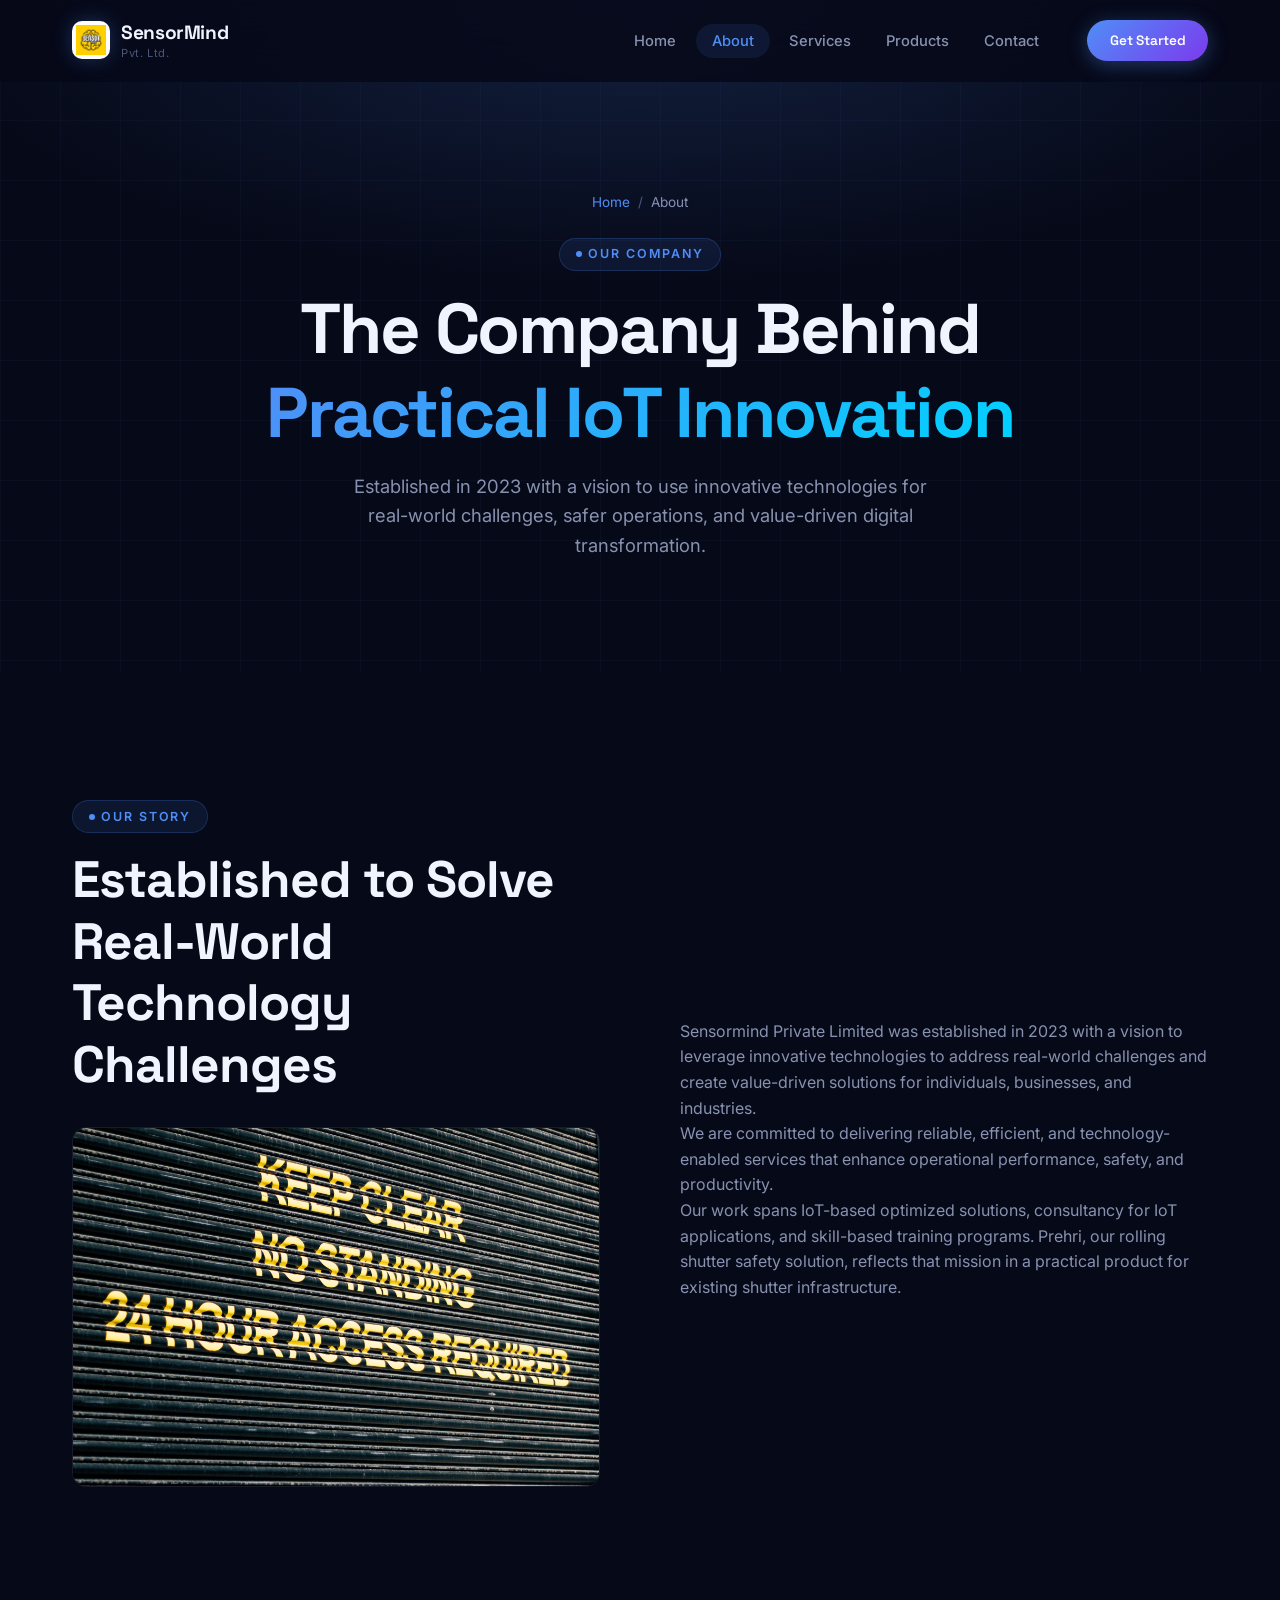
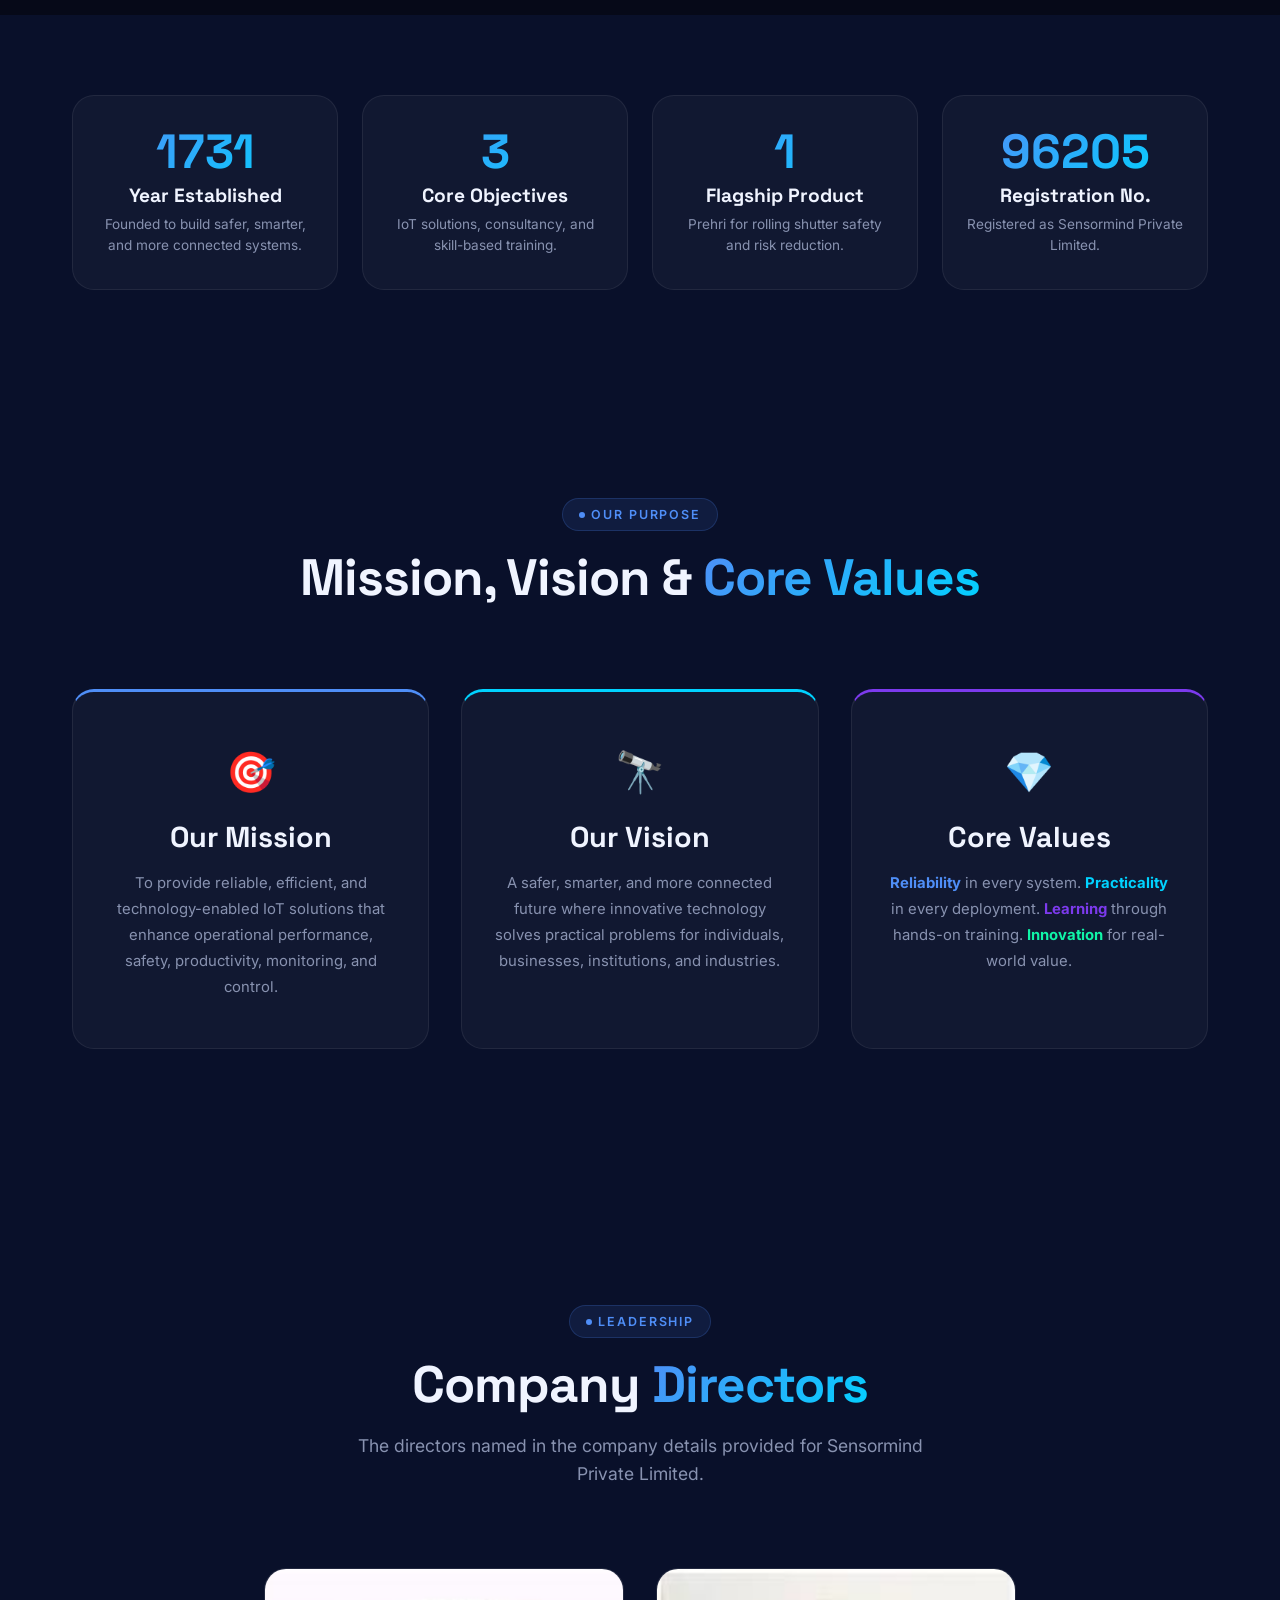
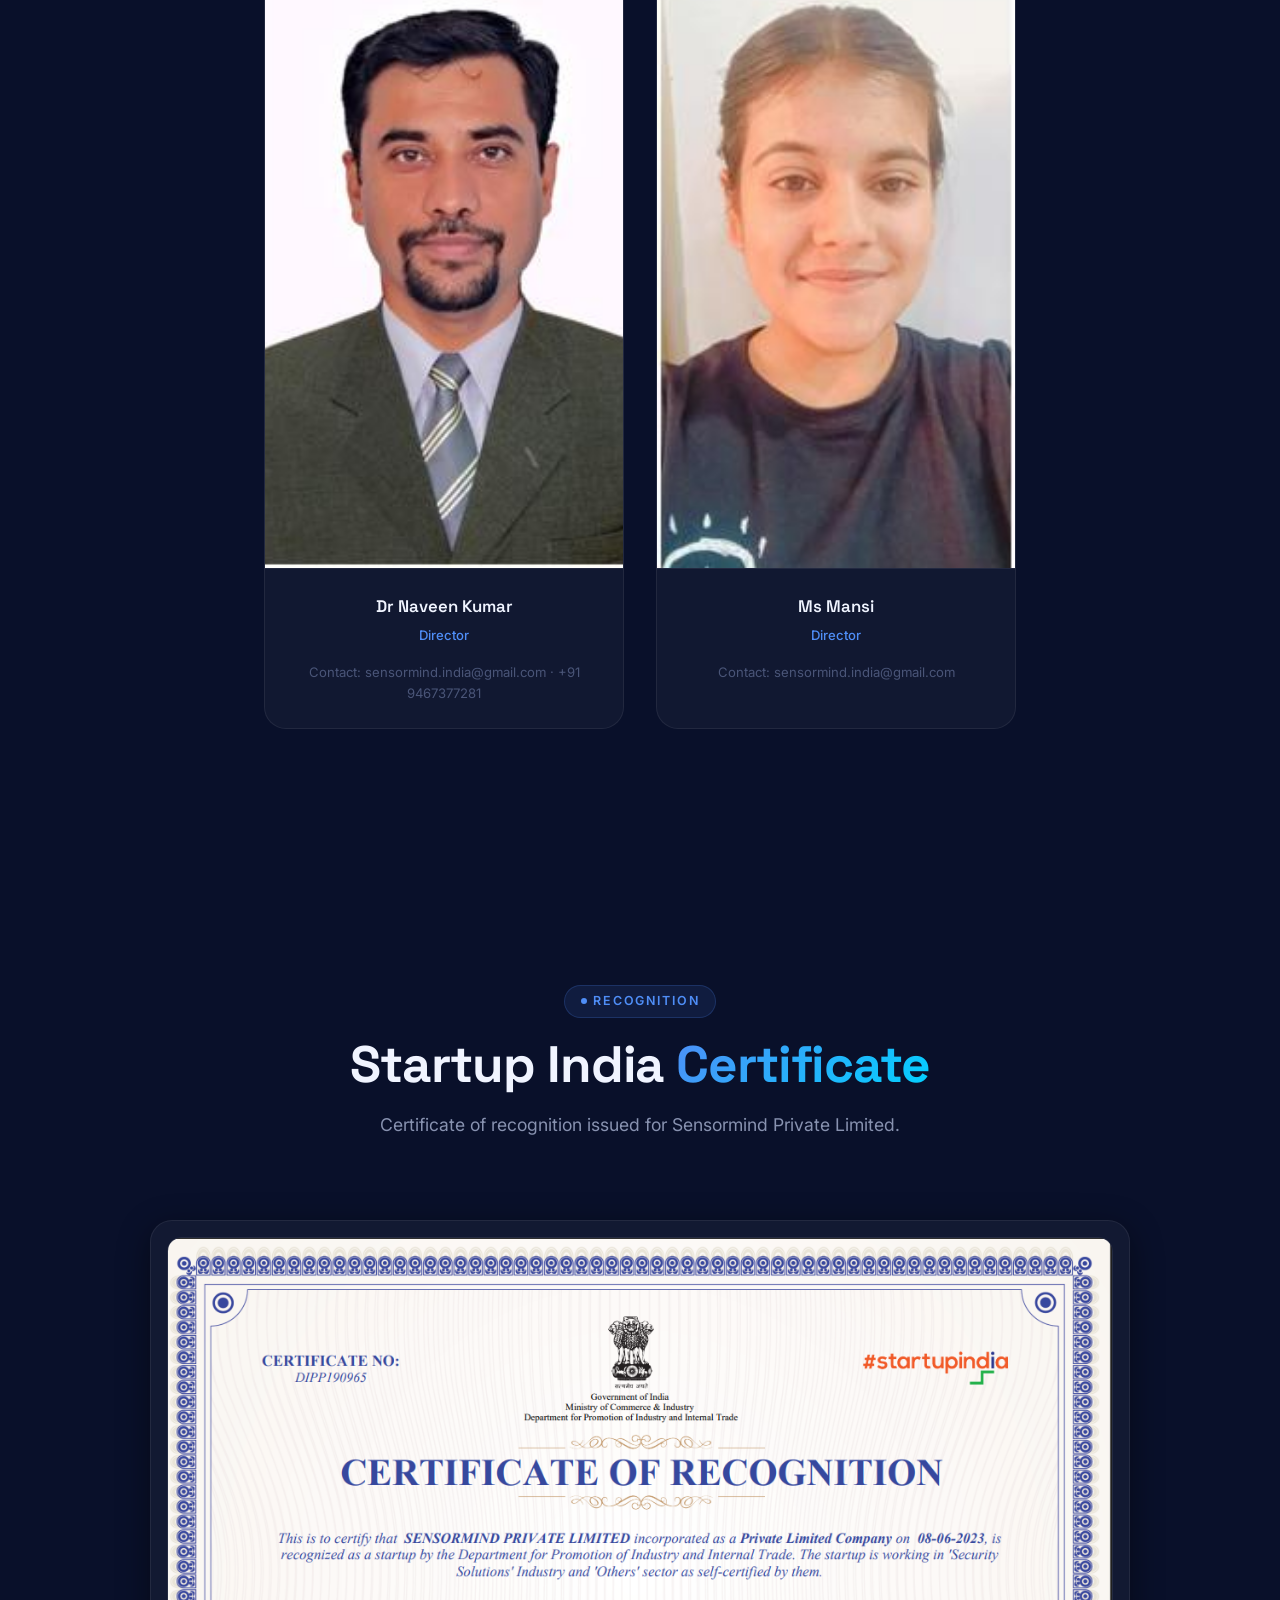
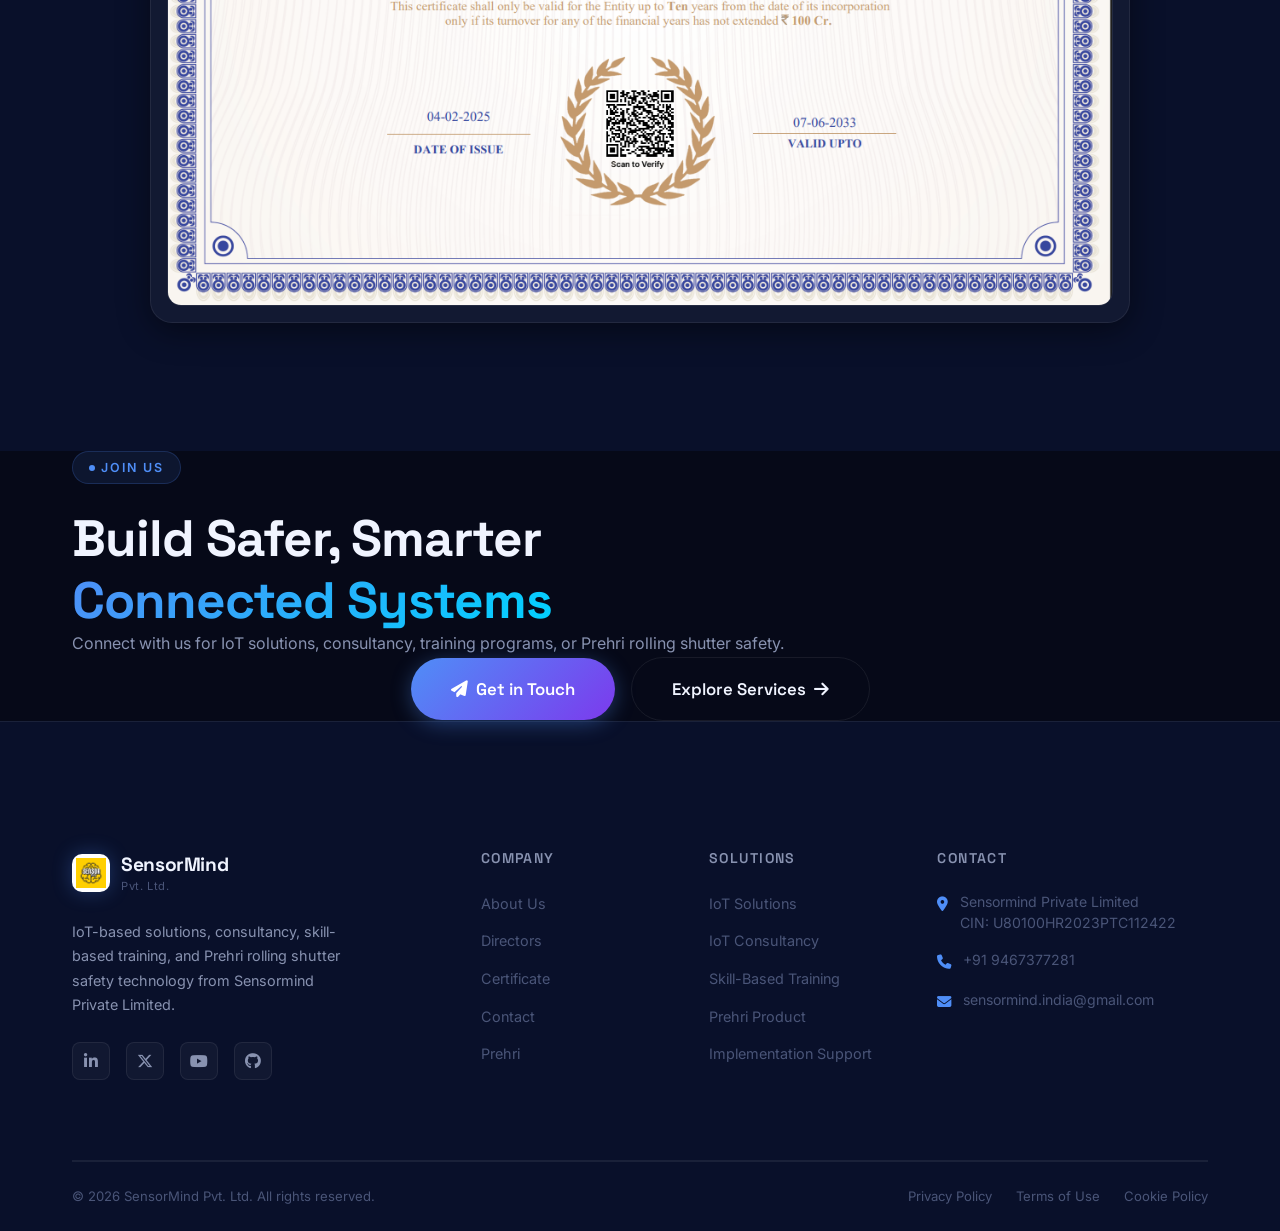
<file: about.html>
<!DOCTYPE html>
<html lang="en">
<head>
  <meta charset="UTF-8" />
  <meta name="viewport" content="width=device-width, initial-scale=1.0" />
  <title>About Us — SensorMind Pvt. Ltd.</title>
  <meta name="description" content="Learn about Sensormind Private Limited, established in 2023 to deliver IoT solutions, consultancy, training, and rolling shutter safety innovation." />
  <link rel="preconnect" href="https://fonts.googleapis.com" />
  <link rel="preconnect" href="https://fonts.gstatic.com" crossorigin />
  <link href="https://fonts.googleapis.com/css2?family=Space+Grotesk:wght@300;400;500;600;700&family=Inter:wght@300;400;500;600;700&display=swap" rel="stylesheet" />
  <link rel="stylesheet" href="https://cdnjs.cloudflare.com/ajax/libs/font-awesome/6.5.1/css/all.min.css" />
  <link rel="stylesheet" href="css/styles.css" />
</head>
<body>

  <!-- ── Navigation ── -->
  <nav class="navbar" id="navbar">
    <div class="container">
      <a href="index.html" class="nav-brand">
        <div class="nav-logo">
          <img src="resources/Logo.png" alt="SensorMind logo" />
        </div>
        <div>
          <span class="brand-name">SensorMind</span>
          <span class="brand-pvt">Pvt. Ltd.</span>
        </div>
      </a>
      <div class="nav-menu" id="navMenu">
        <ul class="nav-links">
          <li><a href="index.html"    class="nav-link">Home</a></li>
          <li><a href="about.html"    class="nav-link active">About</a></li>
          <li><a href="services.html" class="nav-link">Services</a></li>
          <li><a href="products.html" class="nav-link">Products</a></li>
          <li><a href="contact.html"  class="nav-link">Contact</a></li>
        </ul>
        <a href="contact.html" class="btn btn-primary nav-cta btn-sm">Get Started</a>
      </div>
      <button class="nav-toggle" id="navToggle" aria-label="Toggle navigation">
        <span></span><span></span><span></span>
      </button>
    </div>
  </nav>

  <main>

    <!-- ── Page Hero ── -->
    <section class="page-hero">
      <div class="page-hero-grid"></div>
      <div class="container">
        <div class="breadcrumb">
          <a href="index.html">Home</a>
          <span>/</span>
          <span style="color:var(--text-secondary);">About</span>
        </div>
        <div class="section-label reveal" style="margin-bottom:var(--space-2);">Our Company</div>
        <h1 class="reveal">The Company Behind<br /><span class="gradient-text">Practical IoT Innovation</span></h1>
        <p class="reveal" style="margin-top:var(--space-2);">
          Established in 2023 with a vision to use innovative technologies for real-world
          challenges, safer operations, and value-driven digital transformation.
        </p>
      </div>
    </section>

    <!-- ── Our Story ── -->
    <section class="section story-section" id="story">
      <div class="container">
        <div class="story-inner">
          <div class="reveal-left">
            <div class="section-label mb-2">Our Story</div>
            <h2>Established to Solve Real-World Technology Challenges</h2>
            <div class="story-image-single">
              <img
                src="resources/stock-rolling-shutter-warning.jpg"
                alt="Metal rolling shutter safety context"
                loading="lazy"
              />
            </div>
          </div>
          <div class="reveal-right" style="padding-top:2rem;">
            <p>
              Sensormind Private Limited was established in 2023 with a vision to leverage
              innovative technologies to address real-world challenges and create value-driven
              solutions for individuals, businesses, and industries.
            </p>
            <p>
              We are committed to delivering reliable, efficient, and technology-enabled
              services that enhance operational performance, safety, and productivity.
            </p>
            <p>
              Our work spans IoT-based optimized solutions, consultancy for IoT applications,
              and skill-based training programs. Prehri, our rolling shutter safety solution,
              reflects that mission in a practical product for existing shutter infrastructure.
            </p>
          </div>
        </div>
      </div>
    </section>

    <!-- ── Key Numbers ── -->
    <section class="section-sm" style="background:var(--bg-secondary);">
      <div class="container">
        <div class="grid-4" style="gap:var(--space-3);">
          <div class="value-card reveal reveal-delay-1">
            <div class="value-num"><span data-counter="2023" data-suffix="">0</span></div>
            <h4>Year Established</h4>
            <p>Founded to build safer, smarter, and more connected systems.</p>
          </div>
          <div class="value-card reveal reveal-delay-2">
            <div class="value-num"><span data-counter="3" data-suffix="">0</span></div>
            <h4>Core Objectives</h4>
            <p>IoT solutions, consultancy, and skill-based training.</p>
          </div>
          <div class="value-card reveal reveal-delay-3">
            <div class="value-num"><span data-counter="1" data-suffix="">0</span></div>
            <h4>Flagship Product</h4>
            <p>Prehri for rolling shutter safety and risk reduction.</p>
          </div>
          <div class="value-card reveal reveal-delay-4">
            <div class="value-num"><span data-counter="112422">0</span></div>
            <h4>Registration No.</h4>
            <p>Registered as Sensormind Private Limited.</p>
          </div>
        </div>
      </div>
    </section>

    <!-- ── Mission / Vision / Values ── -->
    <section class="section mvv-section">
      <div class="container">
        <div class="section-header">
          <div class="section-label reveal">Our Purpose</div>
          <h2 class="reveal">Mission, Vision &amp; <span class="gradient-text">Core Values</span></h2>
        </div>
        <div class="mvv-grid">
          <div class="mvv-card reveal reveal-delay-1">
            <div class="mvv-icon">🎯</div>
            <h3>Our Mission</h3>
            <p>
              To provide reliable, efficient, and technology-enabled IoT solutions that
              enhance operational performance, safety, productivity, monitoring, and control.
            </p>
          </div>
          <div class="mvv-card reveal reveal-delay-2">
            <div class="mvv-icon">🔭</div>
            <h3>Our Vision</h3>
            <p>
              A safer, smarter, and more connected future where innovative technology solves
              practical problems for individuals, businesses, institutions, and industries.
            </p>
          </div>
          <div class="mvv-card reveal reveal-delay-3">
            <div class="mvv-icon">💎</div>
            <h3>Core Values</h3>
            <p>
              <strong style="color:var(--accent-blue);">Reliability</strong> in every system.
              <strong style="color:var(--accent-cyan);">Practicality</strong> in every deployment.
              <strong style="color:var(--accent-purple);">Learning</strong> through hands-on training.
              <strong style="color:var(--accent-green);">Innovation</strong> for real-world value.
            </p>
          </div>
        </div>
      </div>
    </section>

    <!-- ── Team ── -->
    <section class="section team-section" id="team">
      <div class="container">
        <div class="section-header">
          <div class="section-label reveal">Leadership</div>
          <h2 class="reveal">Company <span class="gradient-text">Directors</span></h2>
          <p class="reveal">The directors named in the company details provided for Sensormind Private Limited.</p>
        </div>
        <div class="team-grid directors-grid">
          <div class="team-card reveal reveal-delay-1">
            <div class="team-avatar director-photo">
              <img src="resources/company/director-naveen-kumar.jpeg" alt="Dr Naveen Kumar" />
            </div>
            <div class="team-info">
              <div class="team-name">Dr Naveen Kumar</div>
              <div class="team-role">Director</div>
              <div class="team-bio">Contact: sensormind.india@gmail.com · +91 9467377281</div>
            </div>
          </div>
          <div class="team-card reveal reveal-delay-2">
            <div class="team-avatar director-photo">
              <img src="resources/company/director-mansi.jpeg" alt="Ms Mansi" />
            </div>
            <div class="team-info">
              <div class="team-name">Ms Mansi</div>
              <div class="team-role">Director</div>
              <div class="team-bio">Contact: sensormind.india@gmail.com</div>
            </div>
          </div>
        </div>
      </div>
    </section>

    <!-- ── Certificate ── -->
    <section class="section certificate-section" id="certificate" style="background:var(--bg-secondary);">
      <div class="container">
        <div class="section-header">
          <div class="section-label reveal">Recognition</div>
          <h2 class="reveal">Startup India <span class="gradient-text">Certificate</span></h2>
          <p class="reveal">Certificate of recognition issued for Sensormind Private Limited.</p>
        </div>
        <div class="certificate-card reveal">
          <img src="resources/company/startup-india-certificate.png" alt="Startup India certificate of recognition for Sensormind Private Limited" />
        </div>
      </div>
    </section>

    <!-- ── CTA ── -->
    <section class="cta-section">
      <div class="container">
        <div class="cta-box reveal">
          <div class="section-label" style="justify-content:center;margin-bottom:var(--space-3);">Join Us</div>
          <h2>Build Safer, Smarter<br /><span class="gradient-text">Connected Systems</span></h2>
          <p>Connect with us for IoT solutions, consultancy, training programs, or Prehri rolling shutter safety.</p>
          <div class="btn-group" style="justify-content:center;">
            <a href="contact.html" class="btn btn-primary btn-lg">
              <i class="fa-solid fa-paper-plane"></i> Get in Touch
            </a>
            <a href="services.html" class="btn btn-outline btn-lg">
              Explore Services <i class="fa-solid fa-arrow-right"></i>
            </a>
          </div>
        </div>
      </div>
    </section>

  </main>

  <!-- ── Footer ── -->
  <footer class="footer">
    <div class="container">
      <div class="footer-grid">
        <div class="footer-brand">
          <div class="footer-logo">
            <div class="nav-logo">
              <img src="resources/Logo.png" alt="SensorMind logo" />
            </div>
            <div>
              <span class="brand-name">SensorMind</span>
              <span class="brand-pvt">Pvt. Ltd.</span>
            </div>
          </div>
          <p class="footer-desc">
            IoT-based solutions, consultancy, skill-based training, and Prehri
            rolling shutter safety technology from Sensormind Private Limited.
          </p>
          <div class="footer-social">
            <a href="#" class="social-link" aria-label="LinkedIn"><i class="fa-brands fa-linkedin-in"></i></a>
            <a href="#" class="social-link" aria-label="Twitter"><i class="fa-brands fa-x-twitter"></i></a>
            <a href="#" class="social-link" aria-label="YouTube"><i class="fa-brands fa-youtube"></i></a>
            <a href="#" class="social-link" aria-label="GitHub"><i class="fa-brands fa-github"></i></a>
          </div>
        </div>
        <div class="footer-col">
          <h4>Company</h4>
          <ul>
            <li><a href="about.html">About Us</a></li>
            <li><a href="about.html#team">Directors</a></li>
            <li><a href="about.html#certificate">Certificate</a></li>
            <li><a href="contact.html">Contact</a></li>
            <li><a href="products.html">Prehri</a></li>
          </ul>
        </div>
        <div class="footer-col">
          <h4>Solutions</h4>
          <ul>
            <li><a href="services.html">IoT Solutions</a></li>
            <li><a href="services.html">IoT Consultancy</a></li>
            <li><a href="services.html">Skill-Based Training</a></li>
            <li><a href="products.html">Prehri Product</a></li>
            <li><a href="contact.html">Implementation Support</a></li>
          </ul>
        </div>
        <div class="footer-col">
          <h4>Contact</h4>
          <div class="footer-contact-info">
            <div class="footer-contact-item">
              <span class="ico"><i class="fa-solid fa-location-dot"></i></span>
              <span>Sensormind Private Limited<br />CIN: U80100HR2023PTC112422</span>
            </div>
            <div class="footer-contact-item">
              <span class="ico"><i class="fa-solid fa-phone"></i></span>
              <span>+91 9467377281</span>
            </div>
            <div class="footer-contact-item">
              <span class="ico"><i class="fa-solid fa-envelope"></i></span>
              <span>sensormind.india@gmail.com</span>
            </div>
          </div>
        </div>
      </div>
      <div class="divider"></div>
      <div class="footer-bottom">
        <p class="footer-copy">© 2026 SensorMind Pvt. Ltd. All rights reserved.</p>
        <div class="footer-links-row">
          <a href="#">Privacy Policy</a>
          <a href="#">Terms of Use</a>
          <a href="#">Cookie Policy</a>
        </div>
      </div>
    </div>
  </footer>

  <script src="js/main.js"></script>
</body>
</html>
</file>
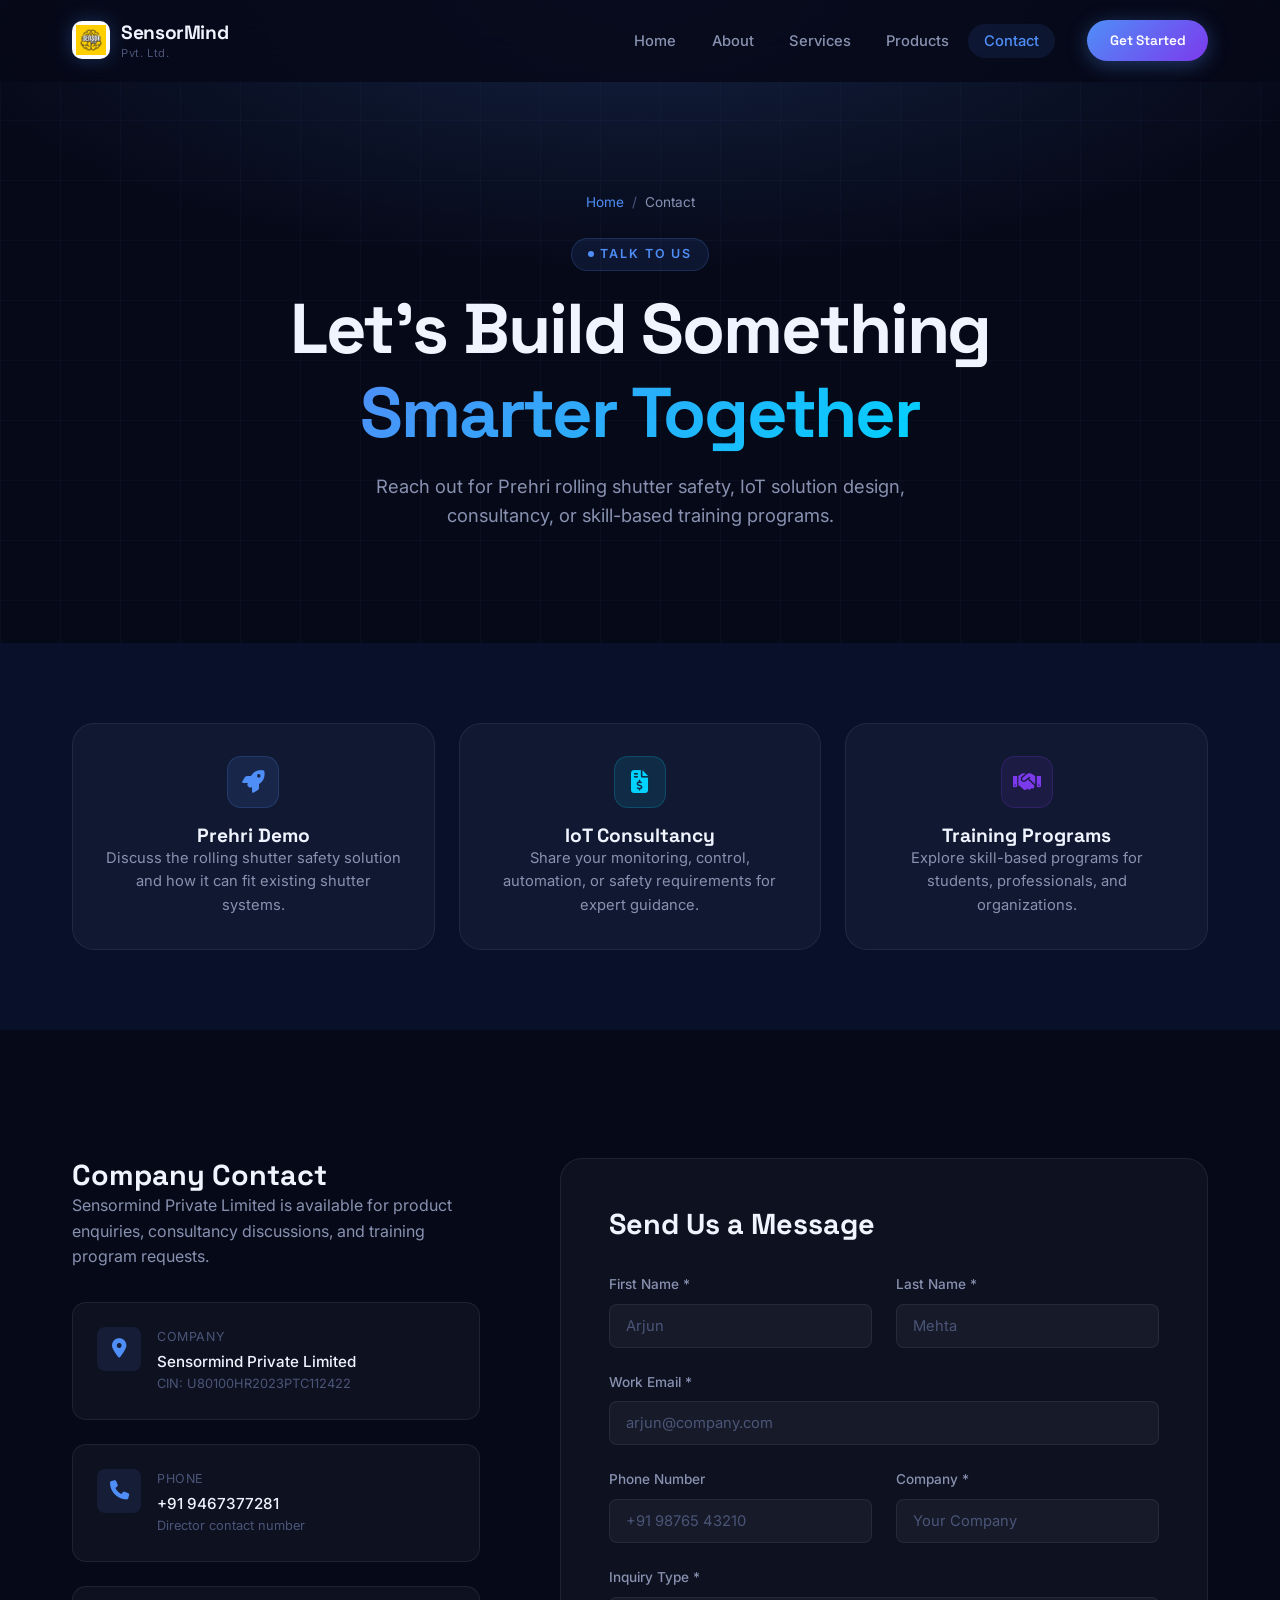
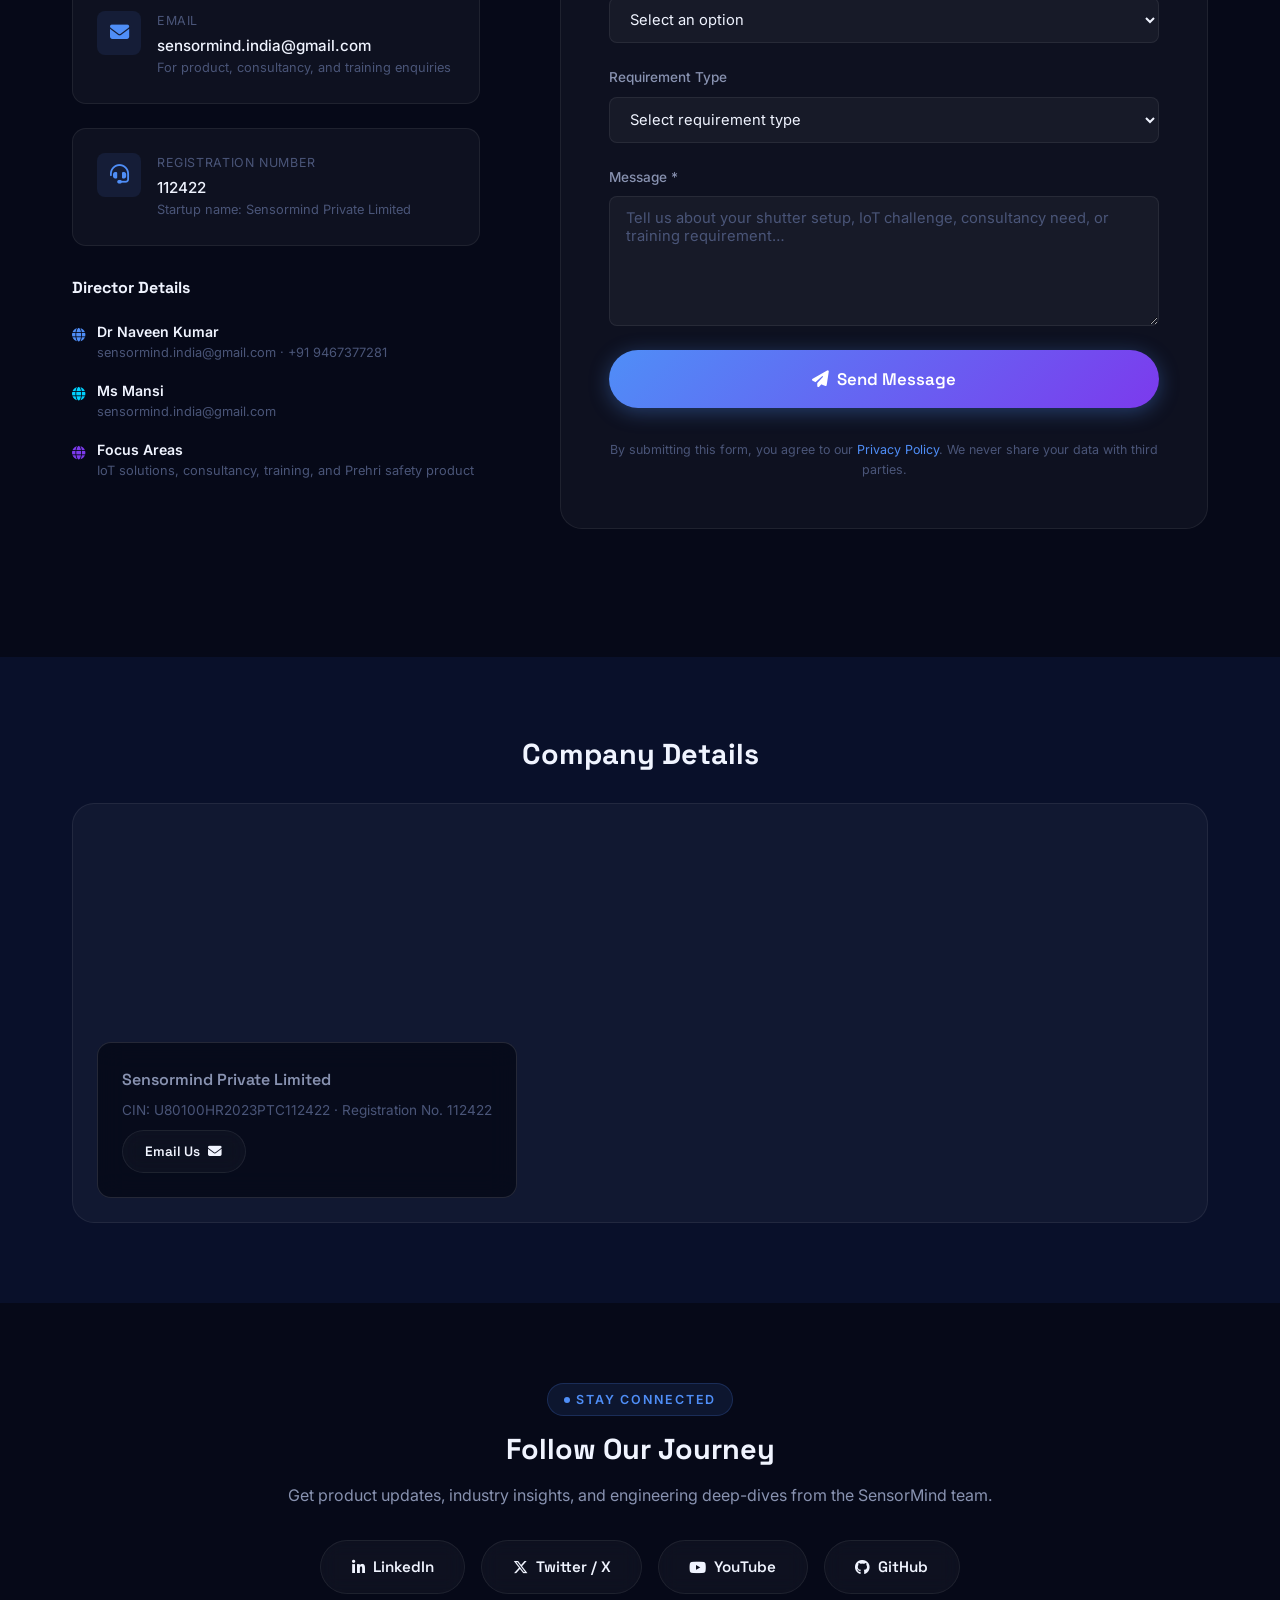
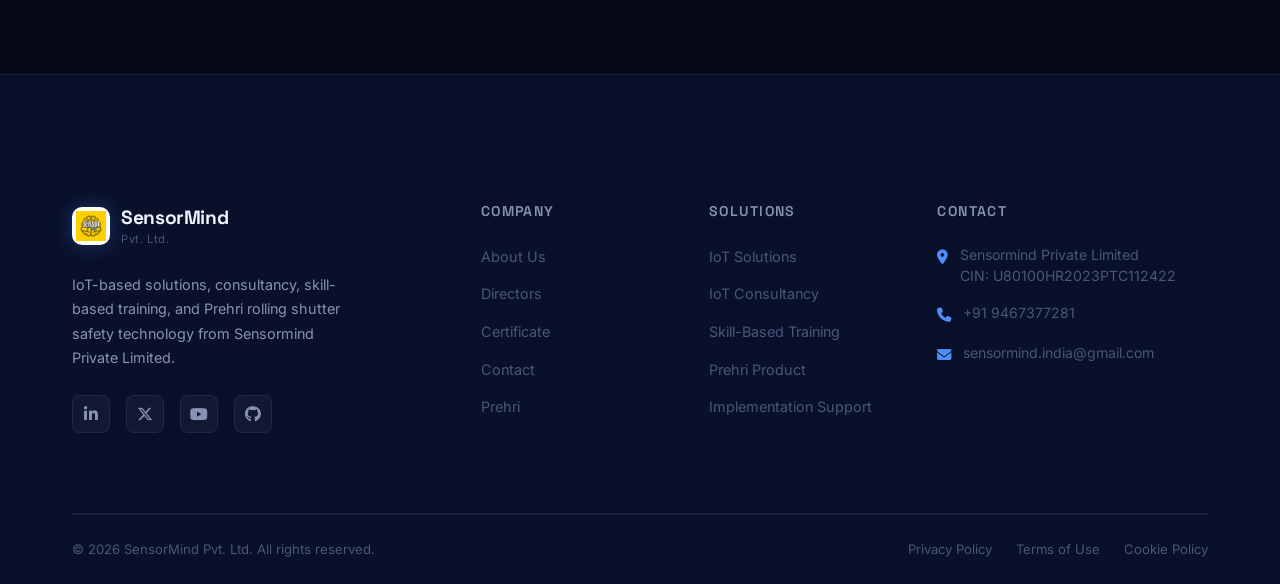
<file: contact.html>
<!DOCTYPE html>
<html lang="en">
<head>
  <meta charset="UTF-8" />
  <meta name="viewport" content="width=device-width, initial-scale=1.0" />
  <title>Contact Us — SensorMind Pvt. Ltd.</title>
  <meta name="description" content="Get in touch with the SensorMind team — request a demo, ask a technical question, or explore partnership opportunities." />
  <link rel="preconnect" href="https://fonts.googleapis.com" />
  <link rel="preconnect" href="https://fonts.gstatic.com" crossorigin />
  <link href="https://fonts.googleapis.com/css2?family=Space+Grotesk:wght@300;400;500;600;700&family=Inter:wght@300;400;500;600;700&display=swap" rel="stylesheet" />
  <link rel="stylesheet" href="https://cdnjs.cloudflare.com/ajax/libs/font-awesome/6.5.1/css/all.min.css" />
  <link rel="stylesheet" href="css/styles.css" />
</head>
<body>

  <!-- ── Navigation ── -->
  <nav class="navbar" id="navbar">
    <div class="container">
      <a href="index.html" class="nav-brand">
        <div class="nav-logo">
          <img src="resources/Logo.png" alt="SensorMind logo" />
        </div>
        <div>
          <span class="brand-name">SensorMind</span>
          <span class="brand-pvt">Pvt. Ltd.</span>
        </div>
      </a>
      <div class="nav-menu" id="navMenu">
        <ul class="nav-links">
          <li><a href="index.html"    class="nav-link">Home</a></li>
          <li><a href="about.html"    class="nav-link">About</a></li>
          <li><a href="services.html" class="nav-link">Services</a></li>
          <li><a href="products.html" class="nav-link">Products</a></li>
          <li><a href="contact.html"  class="nav-link active">Contact</a></li>
        </ul>
        <a href="contact.html" class="btn btn-primary nav-cta btn-sm">Get Started</a>
      </div>
      <button class="nav-toggle" id="navToggle" aria-label="Toggle navigation">
        <span></span><span></span><span></span>
      </button>
    </div>
  </nav>

  <main>

    <!-- ── Page Hero ── -->
    <section class="page-hero">
      <div class="page-hero-grid"></div>
      <div class="container">
        <div class="breadcrumb">
          <a href="index.html">Home</a>
          <span>/</span>
          <span style="color:var(--text-secondary);">Contact</span>
        </div>
        <div class="section-label reveal" style="margin-bottom:var(--space-2);">Talk to Us</div>
        <h1 class="reveal">Let's Build Something<br /><span class="gradient-text">Smarter Together</span></h1>
        <p class="reveal" style="margin-top:var(--space-2);">
          Reach out for Prehri rolling shutter safety, IoT solution design, consultancy,
          or skill-based training programs.
        </p>
      </div>
    </section>

    <!-- ── Quick Options ── -->
    <section class="section-sm" style="background:var(--bg-secondary);">
      <div class="container">
        <div class="grid-3" style="gap:var(--space-3);">
          <div class="card reveal reveal-delay-1" style="text-align:center;">
            <div class="card-icon" style="margin:0 auto var(--space-2);"><i class="fa-solid fa-rocket"></i></div>
            <h4>Prehri Demo</h4>
            <p>Discuss the rolling shutter safety solution and how it can fit existing shutter systems.</p>
          </div>
          <div class="card reveal reveal-delay-2" style="text-align:center;">
            <div class="card-icon" style="margin:0 auto var(--space-2);background:rgba(0,210,255,0.1);border-color:rgba(0,210,255,0.2);color:var(--accent-cyan);">
              <i class="fa-solid fa-file-invoice-dollar"></i>
            </div>
            <h4>IoT Consultancy</h4>
            <p>Share your monitoring, control, automation, or safety requirements for expert guidance.</p>
          </div>
          <div class="card reveal reveal-delay-3" style="text-align:center;">
            <div class="card-icon" style="margin:0 auto var(--space-2);background:rgba(124,58,237,0.1);border-color:rgba(124,58,237,0.2);color:var(--accent-purple);">
              <i class="fa-solid fa-handshake"></i>
            </div>
            <h4>Training Programs</h4>
            <p>Explore skill-based programs for students, professionals, and organizations.</p>
          </div>
        </div>
      </div>
    </section>

    <!-- ── Contact Main ── -->
    <section class="section contact-main">
      <div class="container">
        <div class="contact-inner">

          <!-- Info side -->
          <div class="reveal-left">
            <h3>Company Contact</h3>
            <p style="margin-bottom:var(--space-4);">
              Sensormind Private Limited is available for product enquiries, consultancy
              discussions, and training program requests.
            </p>
            <div class="contact-cards">
              <div class="contact-card">
                <div class="contact-card-icon"><i class="fa-solid fa-location-dot"></i></div>
                <div>
                  <div class="contact-card-label">Company</div>
                  <div class="contact-card-value">Sensormind Private Limited</div>
                  <div class="contact-card-sub">CIN: U80100HR2023PTC112422</div>
                </div>
              </div>
              <div class="contact-card">
                <div class="contact-card-icon"><i class="fa-solid fa-phone"></i></div>
                <div>
                  <div class="contact-card-label">Phone</div>
                  <div class="contact-card-value">+91 9467377281</div>
                  <div class="contact-card-sub">Director contact number</div>
                </div>
              </div>
              <div class="contact-card">
                <div class="contact-card-icon"><i class="fa-solid fa-envelope"></i></div>
                <div>
                  <div class="contact-card-label">Email</div>
                  <div class="contact-card-value">sensormind.india@gmail.com</div>
                  <div class="contact-card-sub">For product, consultancy, and training enquiries</div>
                </div>
              </div>
              <div class="contact-card">
                <div class="contact-card-icon"><i class="fa-solid fa-headset"></i></div>
                <div>
                  <div class="contact-card-label">Registration Number</div>
                  <div class="contact-card-value">112422</div>
                  <div class="contact-card-sub">Startup name: Sensormind Private Limited</div>
                </div>
              </div>
            </div>

            <!-- Directors -->
            <div style="margin-top:var(--space-4);">
              <h4 style="margin-bottom:var(--space-3);font-size:1rem;">Director Details</h4>
              <div style="display:flex;flex-direction:column;gap:var(--space-2);">
                <div style="display:flex;gap:0.7rem;align-items:flex-start;">
                  <span style="color:var(--accent-blue);margin-top:0.1rem;"><i class="fa-solid fa-globe" style="font-size:0.85rem;"></i></span>
                  <div>
                    <div style="font-size:0.88rem;font-weight:600;color:var(--text-primary);">Dr Naveen Kumar</div>
                    <div style="font-size:0.8rem;color:var(--text-muted);">sensormind.india@gmail.com · +91 9467377281</div>
                  </div>
                </div>
                <div style="display:flex;gap:0.7rem;align-items:flex-start;">
                  <span style="color:var(--accent-cyan);margin-top:0.1rem;"><i class="fa-solid fa-globe" style="font-size:0.85rem;"></i></span>
                  <div>
                    <div style="font-size:0.88rem;font-weight:600;color:var(--text-primary);">Ms Mansi</div>
                    <div style="font-size:0.8rem;color:var(--text-muted);">sensormind.india@gmail.com</div>
                  </div>
                </div>
                <div style="display:flex;gap:0.7rem;align-items:flex-start;">
                  <span style="color:var(--accent-purple);margin-top:0.1rem;"><i class="fa-solid fa-globe" style="font-size:0.85rem;"></i></span>
                  <div>
                    <div style="font-size:0.88rem;font-weight:600;color:var(--text-primary);">Focus Areas</div>
                    <div style="font-size:0.8rem;color:var(--text-muted);">IoT solutions, consultancy, training, and Prehri safety product</div>
                  </div>
                </div>
              </div>
            </div>

          </div>

          <!-- Form side -->
          <div class="contact-form-wrap reveal-right">
            <h3>Send Us a Message</h3>
            <form class="form" id="contactForm" novalidate>
              <div class="form-row">
                <div class="form-group">
                  <label for="firstName">First Name *</label>
                  <input type="text" id="firstName" name="firstName" placeholder="Arjun" required />
                </div>
                <div class="form-group">
                  <label for="lastName">Last Name *</label>
                  <input type="text" id="lastName" name="lastName" placeholder="Mehta" required />
                </div>
              </div>
              <div class="form-group">
                <label for="email">Work Email *</label>
                <input type="email" id="email" name="email" placeholder="arjun@company.com" required />
              </div>
              <div class="form-row">
                <div class="form-group">
                  <label for="phone">Phone Number</label>
                  <input type="tel" id="phone" name="phone" placeholder="+91 98765 43210" />
                </div>
                <div class="form-group">
                  <label for="company">Company *</label>
                  <input type="text" id="company" name="company" placeholder="Your Company" required />
                </div>
              </div>
              <div class="form-group">
                <label for="inquiry">Inquiry Type *</label>
                <select id="inquiry" name="inquiry" required>
                  <option value="" disabled selected>Select an option</option>
                  <option value="demo">Prehri Product Demo</option>
                  <option value="quote">Get a Pricing Quote</option>
                  <option value="support">Technical Support</option>
                  <option value="partnership">IoT Consultancy</option>
                  <option value="careers">Training Program Enquiry</option>
                  <option value="other">Other</option>
                </select>
              </div>
              <div class="form-group">
                <label for="assets">Requirement Type</label>
                <select id="assets" name="assets">
                  <option value="" disabled selected>Select requirement type</option>
                  <option value="1-50">Prehri rolling shutter safety</option>
                  <option value="51-200">IoT solution design</option>
                  <option value="201-1000">Consultancy for IoT application</option>
                  <option value="1000+">Skill-based training program</option>
                  <option value="na">Not applicable</option>
                </select>
              </div>
              <div class="form-group">
                <label for="message">Message *</label>
                <textarea id="message" name="message" placeholder="Tell us about your shutter setup, IoT challenge, consultancy need, or training requirement…" required></textarea>
              </div>
              <button type="submit" class="btn btn-primary btn-lg w-full" style="justify-content:center;">
                <i class="fa-solid fa-paper-plane"></i> Send Message
              </button>
              <p style="font-size:0.78rem;color:var(--text-muted);text-align:center;margin-top:0.5rem;">
                By submitting this form, you agree to our <a href="#" style="color:var(--accent-blue);">Privacy Policy</a>.
                We never share your data with third parties.
              </p>
            </form>
            <!-- Success State -->
            <div id="formSuccess" class="form-success">
              <div class="checkmark">✅</div>
              <h3 style="color:var(--text-primary);">Message Sent!</h3>
              <p>Thank you for reaching out. SensorMind will review your enquiry and respond soon.</p>
              <a href="index.html" class="btn btn-outline mt-4">Back to Home</a>
            </div>
          </div>
        </div>
      </div>
    </section>

    <!-- ── Company Details ── -->
    <section class="map-section">
      <div class="container">
        <div class="section-header reveal" style="margin-bottom:var(--space-4);">
          <h3>Company Details</h3>
        </div>
        <div class="map-placeholder reveal">
          <iframe
            title="Map for Sensormind Private Limited"
            src="https://www.google.com/maps?q=Sensormind%20Private%20Limited%20Haryana%20India&amp;output=embed"
            loading="lazy"
            referrerpolicy="no-referrer-when-downgrade"></iframe>
          <div class="map-caption">
            <div class="map-label">Sensormind Private Limited</div>
            <div class="map-addr">CIN: U80100HR2023PTC112422 · Registration No. 112422</div>
            <a href="mailto:sensormind.india@gmail.com" class="btn btn-ghost btn-sm">
              Email Us <i class="fa-solid fa-envelope"></i>
            </a>
          </div>
        </div>
      </div>
    </section>

    <!-- ── Social / Community ── -->
    <section class="section-sm" style="background:var(--bg-primary);">
      <div class="container" style="text-align:center;">
        <div class="section-label reveal" style="justify-content:center;margin-bottom:var(--space-2);">Stay Connected</div>
        <h3 class="reveal" style="margin-bottom:var(--space-2);">Follow Our Journey</h3>
        <p class="reveal" style="margin-bottom:var(--space-4);">Get product updates, industry insights, and engineering deep-dives from the SensorMind team.</p>
        <div style="display:flex;justify-content:center;gap:var(--space-2);flex-wrap:wrap;" class="reveal">
          <a href="#" class="btn btn-ghost">
            <i class="fa-brands fa-linkedin-in"></i> LinkedIn
          </a>
          <a href="#" class="btn btn-ghost">
            <i class="fa-brands fa-x-twitter"></i> Twitter / X
          </a>
          <a href="#" class="btn btn-ghost">
            <i class="fa-brands fa-youtube"></i> YouTube
          </a>
          <a href="#" class="btn btn-ghost">
            <i class="fa-brands fa-github"></i> GitHub
          </a>
        </div>
      </div>
    </section>

  </main>

  <!-- ── Footer ── -->
  <footer class="footer">
    <div class="container">
      <div class="footer-grid">
        <div class="footer-brand">
          <div class="footer-logo">
            <div class="nav-logo">
              <img src="resources/Logo.png" alt="SensorMind logo" />
            </div>
            <div>
              <span class="brand-name">SensorMind</span>
              <span class="brand-pvt">Pvt. Ltd.</span>
            </div>
          </div>
          <p class="footer-desc">
            IoT-based solutions, consultancy, skill-based training, and Prehri
            rolling shutter safety technology from Sensormind Private Limited.
          </p>
          <div class="footer-social">
            <a href="#" class="social-link" aria-label="LinkedIn"><i class="fa-brands fa-linkedin-in"></i></a>
            <a href="#" class="social-link" aria-label="Twitter"><i class="fa-brands fa-x-twitter"></i></a>
            <a href="#" class="social-link" aria-label="YouTube"><i class="fa-brands fa-youtube"></i></a>
            <a href="#" class="social-link" aria-label="GitHub"><i class="fa-brands fa-github"></i></a>
          </div>
        </div>
        <div class="footer-col">
          <h4>Company</h4>
          <ul>
            <li><a href="about.html">About Us</a></li>
            <li><a href="about.html#team">Directors</a></li>
            <li><a href="about.html#certificate">Certificate</a></li>
            <li><a href="contact.html">Contact</a></li>
            <li><a href="products.html">Prehri</a></li>
          </ul>
        </div>
        <div class="footer-col">
          <h4>Solutions</h4>
          <ul>
            <li><a href="services.html">IoT Solutions</a></li>
            <li><a href="services.html">IoT Consultancy</a></li>
            <li><a href="services.html">Skill-Based Training</a></li>
            <li><a href="products.html">Prehri Product</a></li>
            <li><a href="contact.html">Implementation Support</a></li>
          </ul>
        </div>
        <div class="footer-col">
          <h4>Contact</h4>
          <div class="footer-contact-info">
            <div class="footer-contact-item">
              <span class="ico"><i class="fa-solid fa-location-dot"></i></span>
              <span>Sensormind Private Limited<br />CIN: U80100HR2023PTC112422</span>
            </div>
            <div class="footer-contact-item">
              <span class="ico"><i class="fa-solid fa-phone"></i></span>
              <span>+91 9467377281</span>
            </div>
            <div class="footer-contact-item">
              <span class="ico"><i class="fa-solid fa-envelope"></i></span>
              <span>sensormind.india@gmail.com</span>
            </div>
          </div>
        </div>
      </div>
      <div class="divider"></div>
      <div class="footer-bottom">
        <p class="footer-copy">© 2026 SensorMind Pvt. Ltd. All rights reserved.</p>
        <div class="footer-links-row">
          <a href="#">Privacy Policy</a>
          <a href="#">Terms of Use</a>
          <a href="#">Cookie Policy</a>
        </div>
      </div>
    </div>
  </footer>

  <script src="js/main.js"></script>
</body>
</html>
</file>
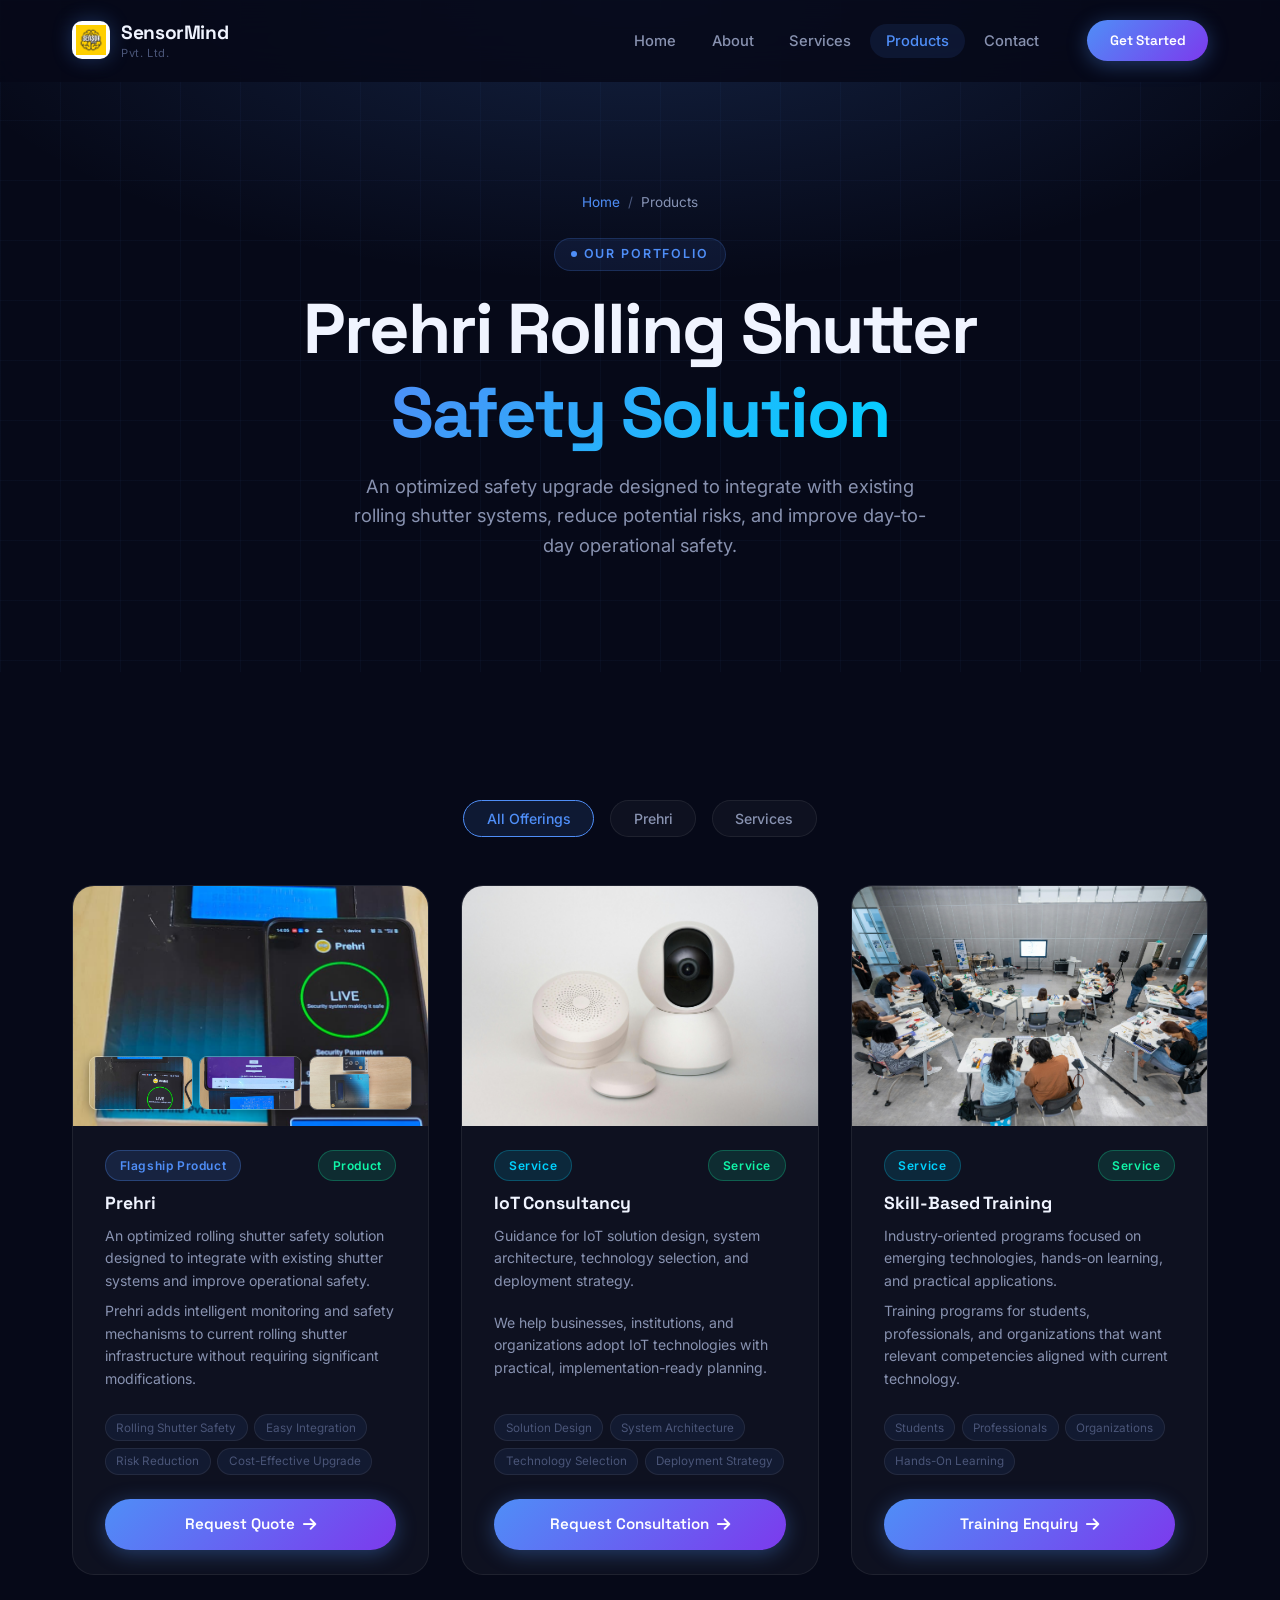
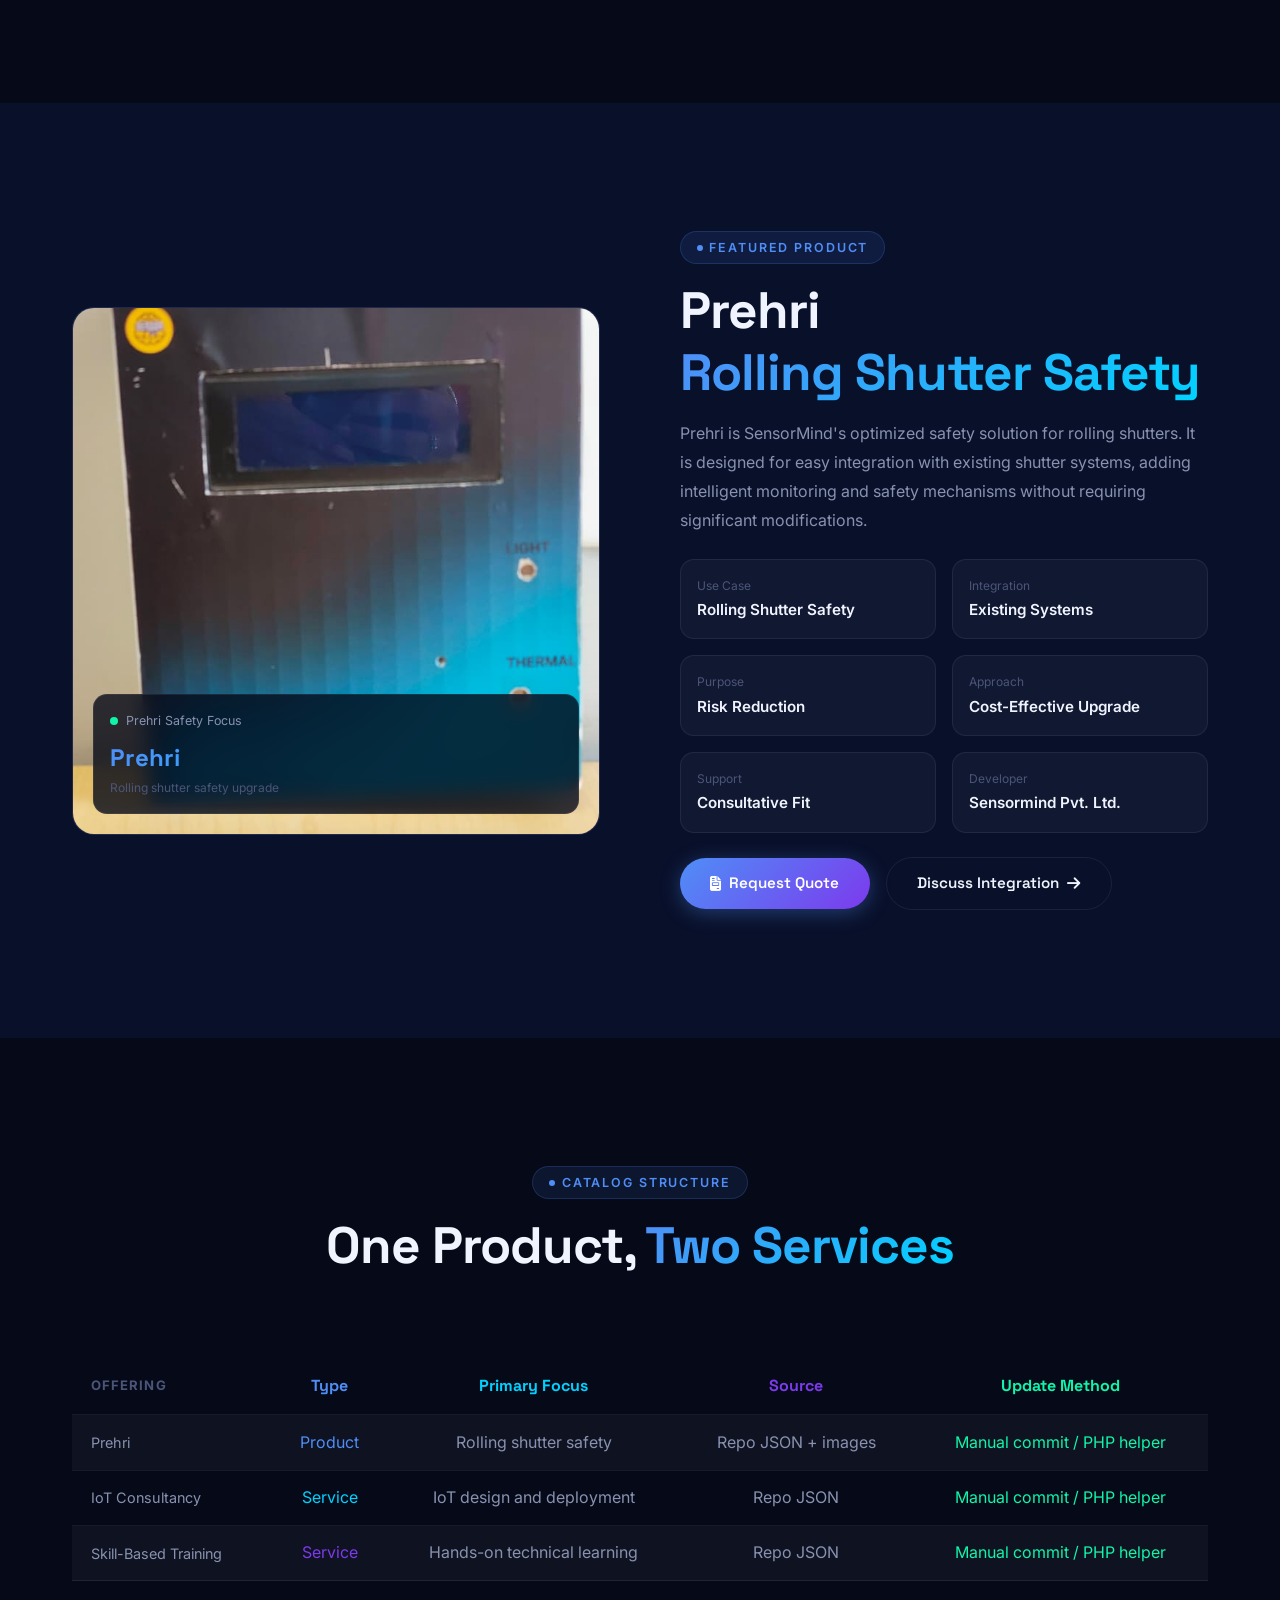
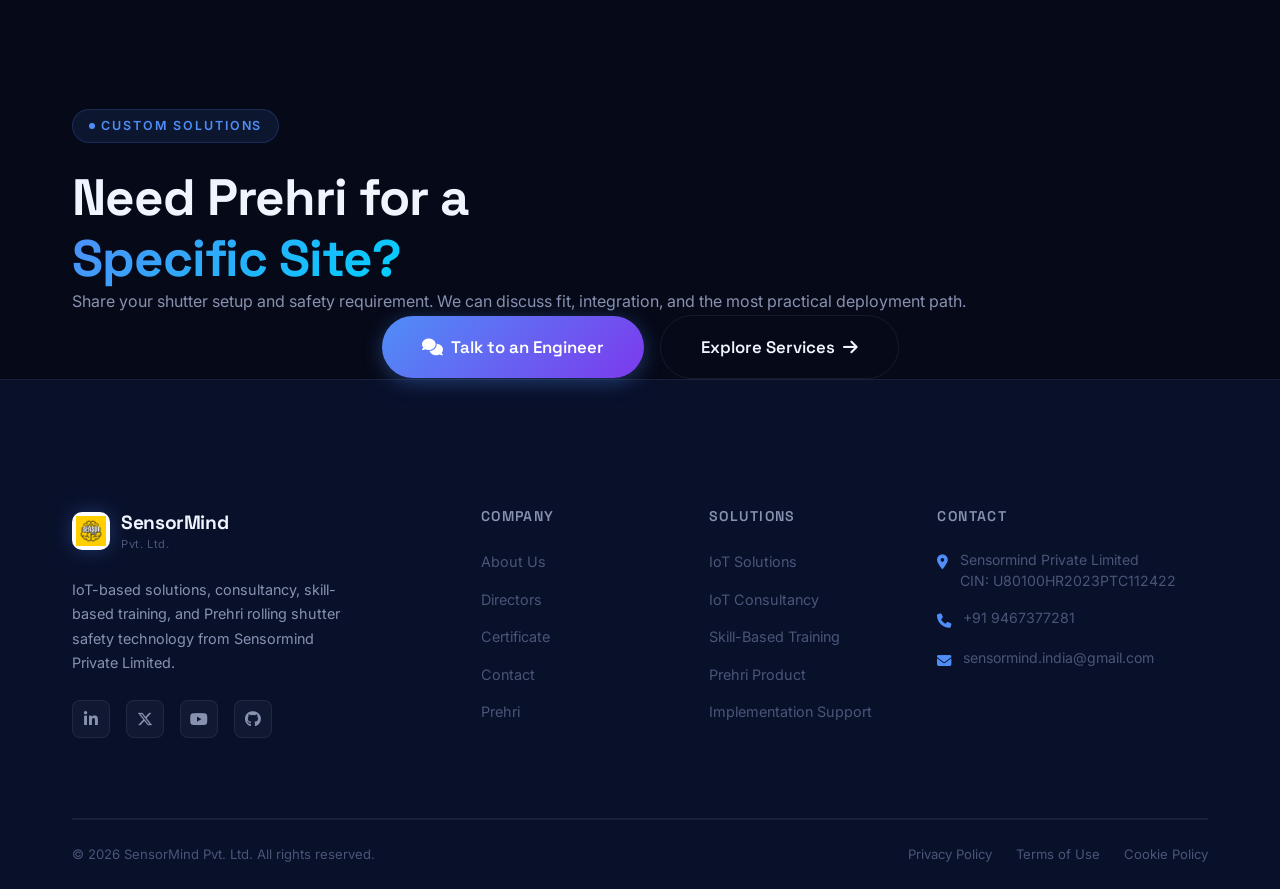
<file: products.html>
<!DOCTYPE html>
<html lang="en">
<head>
  <meta charset="UTF-8" />
  <meta name="viewport" content="width=device-width, initial-scale=1.0" />
  <title>Products — Prehri by SensorMind Pvt. Ltd.</title>
  <meta name="description" content="Explore Prehri, SensorMind's optimized rolling shutter safety solution, plus IoT consultancy and training offerings." />
  <link rel="preconnect" href="https://fonts.googleapis.com" />
  <link rel="preconnect" href="https://fonts.gstatic.com" crossorigin />
  <link href="https://fonts.googleapis.com/css2?family=Space+Grotesk:wght@300;400;500;600;700&family=Inter:wght@300;400;500;600;700&display=swap" rel="stylesheet" />
  <link rel="stylesheet" href="https://cdnjs.cloudflare.com/ajax/libs/font-awesome/6.5.1/css/all.min.css" />
  <link rel="stylesheet" href="css/styles.css" />
</head>
<body>

  <!-- ── Navigation ── -->
  <nav class="navbar" id="navbar">
    <div class="container">
      <a href="index.html" class="nav-brand">
        <div class="nav-logo">
          <img src="resources/Logo.png" alt="SensorMind logo" />
        </div>
        <div>
          <span class="brand-name">SensorMind</span>
          <span class="brand-pvt">Pvt. Ltd.</span>
        </div>
      </a>
      <div class="nav-menu" id="navMenu">
        <ul class="nav-links">
          <li><a href="index.html"    class="nav-link">Home</a></li>
          <li><a href="about.html"    class="nav-link">About</a></li>
          <li><a href="services.html" class="nav-link">Services</a></li>
          <li><a href="products.html" class="nav-link active">Products</a></li>
          <li><a href="contact.html"  class="nav-link">Contact</a></li>
        </ul>
        <a href="contact.html" class="btn btn-primary nav-cta btn-sm">Get Started</a>
      </div>
      <button class="nav-toggle" id="navToggle" aria-label="Toggle navigation">
        <span></span><span></span><span></span>
      </button>
    </div>
  </nav>

  <main>

    <!-- ── Page Hero ── -->
    <section class="page-hero">
      <div class="page-hero-grid"></div>
      <div class="container">
        <div class="breadcrumb">
          <a href="index.html">Home</a>
          <span>/</span>
          <span style="color:var(--text-secondary);">Products</span>
        </div>
        <div class="section-label reveal" style="margin-bottom:var(--space-2);">Our Portfolio</div>
        <h1 class="reveal">Prehri Rolling Shutter<br /><span class="gradient-text">Safety Solution</span></h1>
        <p class="reveal" style="margin-top:var(--space-2);">
          An optimized safety upgrade designed to integrate with existing rolling shutter
          systems, reduce potential risks, and improve day-to-day operational safety.
        </p>
      </div>
    </section>

    <!-- ── Products Grid ── -->
    <section class="section products-main">
      <div class="container">
        <div class="product-filters reveal">
          <button class="filter-btn active" data-filter="all">All Offerings</button>
          <button class="filter-btn" data-filter="product">Prehri</button>
          <button class="filter-btn" data-filter="service">Services</button>
        </div>

        <!-- <p class="catalog-note reveal">
          This catalog is loaded from <code>data/products.json</code>. Product images live inside the repository under <code>resources/products/</code>.
        </p> -->
        <div class="products-grid" id="catalogGrid">
          <div class="card reveal visible" style="grid-column:1/-1;text-align:center;">
            <h3>Loading catalog...</h3>
            <p>Reading products and services from the repository.</p>
          </div>
        </div>
      </div>
    </section>

    <!-- ── Featured Product ── -->
    <section class="section featured-section">
      <div class="container">
        <div class="featured-inner">
          <div class="featured-visual reveal-left">
            <img src="resources/WhatsApp Image 2026-05-30 at 15.17.16 (1).jpeg" alt="Prehri rolling shutter safety product" />
            <div style="position:absolute;bottom:20px;left:20px;right:20px;">
              <div style="background:rgba(6,9,24,0.8);border:1px solid var(--border);border-radius:var(--radius-md);padding:1rem;backdrop-filter:blur(10px);">
                <div style="display:flex;align-items:center;gap:0.5rem;margin-bottom:0.5rem;">
                  <div style="width:8px;height:8px;background:#10F5A8;border-radius:50%;"></div>
                  <span style="font-size:0.78rem;color:var(--text-secondary);">Prehri Safety Focus</span>
                </div>
                <div style="font-family:var(--font-heading);font-size:1.5rem;font-weight:700;background:var(--grad-text);-webkit-background-clip:text;-webkit-text-fill-color:transparent;background-clip:text;">Prehri</div>
                <div style="font-size:0.75rem;color:var(--text-muted);">Rolling shutter safety upgrade</div>
              </div>
            </div>
          </div>
          <div class="featured-content reveal-right">
            <div class="section-label mb-2">Featured Product</div>
            <h2>Prehri<br /><span class="gradient-text">Rolling Shutter Safety</span></h2>
            <p>
              Prehri is SensorMind's optimized safety solution for rolling shutters. It is
              designed for easy integration with existing shutter systems, adding intelligent
              monitoring and safety mechanisms without requiring significant modifications.
            </p>
            <div class="featured-specs-grid">
              <div class="f-spec">
                <div class="f-spec-label">Use Case</div>
                <div class="f-spec-value">Rolling Shutter Safety</div>
              </div>
              <div class="f-spec">
                <div class="f-spec-label">Integration</div>
                <div class="f-spec-value">Existing Systems</div>
              </div>
              <div class="f-spec">
                <div class="f-spec-label">Purpose</div>
                <div class="f-spec-value">Risk Reduction</div>
              </div>
              <div class="f-spec">
                <div class="f-spec-label">Approach</div>
                <div class="f-spec-value">Cost-Effective Upgrade</div>
              </div>
              <div class="f-spec">
                <div class="f-spec-label">Support</div>
                <div class="f-spec-value">Consultative Fit</div>
              </div>
              <div class="f-spec">
                <div class="f-spec-label">Developer</div>
                <div class="f-spec-value">Sensormind Pvt. Ltd.</div>
              </div>
            </div>
            <div class="btn-group">
              <a href="contact.html" class="btn btn-primary">
                <i class="fa-solid fa-file-invoice"></i> Request Quote
              </a>
              <a href="contact.html" class="btn btn-outline">
                Discuss Integration <i class="fa-solid fa-arrow-right"></i>
              </a>
            </div>
          </div>
        </div>
      </div>
    </section>

    <!-- ── Comparison ── -->
    <section class="section" style="background:var(--bg-primary);">
      <div class="container">
        <div class="section-header">
          <div class="section-label reveal">Catalog Structure</div>
          <h2 class="reveal">One Product, <span class="gradient-text">Two Services</span></h2>
        </div>
        <div class="reveal" style="overflow-x:auto;">
          <table style="width:100%;border-collapse:collapse;min-width:700px;">
            <thead>
              <tr style="border-bottom:1px solid var(--border);">
                <th style="padding:1rem 1.2rem;text-align:left;font-size:0.82rem;letter-spacing:0.08em;text-transform:uppercase;color:var(--text-muted);">Offering</th>
                <th style="padding:1rem 1.2rem;text-align:center;color:var(--accent-blue);font-family:var(--font-heading);">Type</th>
                <th style="padding:1rem 1.2rem;text-align:center;color:var(--accent-cyan);font-family:var(--font-heading);">Primary Focus</th>
                <th style="padding:1rem 1.2rem;text-align:center;color:var(--accent-purple);font-family:var(--font-heading);">Source</th>
                <th style="padding:1rem 1.2rem;text-align:center;color:var(--accent-green);font-family:var(--font-heading);">Update Method</th>
              </tr>
            </thead>
            <tbody>
              <tr style="border-bottom:1px solid var(--border);background:var(--bg-card);">
                <td style="padding:0.9rem 1.2rem;font-size:0.9rem;color:var(--text-secondary);">Prehri</td>
                <td style="padding:0.9rem 1.2rem;text-align:center;color:var(--accent-blue);">Product</td>
                <td style="padding:0.9rem 1.2rem;text-align:center;color:var(--text-secondary);">Rolling shutter safety</td>
                <td style="padding:0.9rem 1.2rem;text-align:center;color:var(--text-secondary);">Repo JSON + images</td>
                <td style="padding:0.9rem 1.2rem;text-align:center;color:var(--accent-green);">Manual commit / PHP helper</td>
              </tr>
              <tr style="border-bottom:1px solid var(--border);">
                <td style="padding:0.9rem 1.2rem;font-size:0.9rem;color:var(--text-secondary);">IoT Consultancy</td>
                <td style="padding:0.9rem 1.2rem;text-align:center;color:var(--accent-cyan);">Service</td>
                <td style="padding:0.9rem 1.2rem;text-align:center;color:var(--text-secondary);">IoT design and deployment</td>
                <td style="padding:0.9rem 1.2rem;text-align:center;color:var(--text-secondary);">Repo JSON</td>
                <td style="padding:0.9rem 1.2rem;text-align:center;color:var(--accent-green);">Manual commit / PHP helper</td>
              </tr>
              <tr style="border-bottom:1px solid var(--border);background:var(--bg-card);">
                <td style="padding:0.9rem 1.2rem;font-size:0.9rem;color:var(--text-secondary);">Skill-Based Training</td>
                <td style="padding:0.9rem 1.2rem;text-align:center;color:var(--accent-purple);">Service</td>
                <td style="padding:0.9rem 1.2rem;text-align:center;color:var(--text-secondary);">Hands-on technical learning</td>
                <td style="padding:0.9rem 1.2rem;text-align:center;color:var(--text-secondary);">Repo JSON</td>
                <td style="padding:0.9rem 1.2rem;text-align:center;color:var(--accent-green);">Manual commit / PHP helper</td>
              </tr>
            </tbody>
          </table>
        </div>
      </div>
    </section>

    <!-- ── CTA ── -->
    <section class="cta-section">
      <div class="container">
        <div class="cta-box reveal">
          <div class="section-label" style="justify-content:center;margin-bottom:var(--space-3);">Custom Solutions</div>
          <h2>Need Prehri for a<br /><span class="gradient-text">Specific Site?</span></h2>
          <p>Share your shutter setup and safety requirement. We can discuss fit, integration, and the most practical deployment path.</p>
          <div class="btn-group" style="justify-content:center;">
            <a href="contact.html" class="btn btn-primary btn-lg">
              <i class="fa-solid fa-comments"></i> Talk to an Engineer
            </a>
            <a href="services.html" class="btn btn-outline btn-lg">
              Explore Services <i class="fa-solid fa-arrow-right"></i>
            </a>
          </div>
        </div>
      </div>
    </section>

  </main>

  <!-- ── Footer ── -->
  <footer class="footer">
    <div class="container">
      <div class="footer-grid">
        <div class="footer-brand">
          <div class="footer-logo">
            <div class="nav-logo">
              <img src="resources/Logo.png" alt="SensorMind logo" />
            </div>
            <div>
              <span class="brand-name">SensorMind</span>
              <span class="brand-pvt">Pvt. Ltd.</span>
            </div>
          </div>
          <p class="footer-desc">
            IoT-based solutions, consultancy, skill-based training, and Prehri
            rolling shutter safety technology from Sensormind Private Limited.
          </p>
          <div class="footer-social">
            <a href="#" class="social-link" aria-label="LinkedIn"><i class="fa-brands fa-linkedin-in"></i></a>
            <a href="#" class="social-link" aria-label="Twitter"><i class="fa-brands fa-x-twitter"></i></a>
            <a href="#" class="social-link" aria-label="YouTube"><i class="fa-brands fa-youtube"></i></a>
            <a href="#" class="social-link" aria-label="GitHub"><i class="fa-brands fa-github"></i></a>
          </div>
        </div>
        <div class="footer-col">
          <h4>Company</h4>
          <ul>
            <li><a href="about.html">About Us</a></li>
            <li><a href="about.html#team">Directors</a></li>
            <li><a href="about.html#certificate">Certificate</a></li>
            <li><a href="contact.html">Contact</a></li>
            <li><a href="products.html">Prehri</a></li>
          </ul>
        </div>
        <div class="footer-col">
          <h4>Solutions</h4>
          <ul>
            <li><a href="services.html">IoT Solutions</a></li>
            <li><a href="services.html">IoT Consultancy</a></li>
            <li><a href="services.html">Skill-Based Training</a></li>
            <li><a href="products.html">Prehri Product</a></li>
            <li><a href="contact.html">Implementation Support</a></li>
          </ul>
        </div>
        <div class="footer-col">
          <h4>Contact</h4>
          <div class="footer-contact-info">
            <div class="footer-contact-item">
              <span class="ico"><i class="fa-solid fa-location-dot"></i></span>
              <span>Sensormind Private Limited<br />CIN: U80100HR2023PTC112422</span>
            </div>
            <div class="footer-contact-item">
              <span class="ico"><i class="fa-solid fa-phone"></i></span>
              <span>+91 9467377281</span>
            </div>
            <div class="footer-contact-item">
              <span class="ico"><i class="fa-solid fa-envelope"></i></span>
              <span>sensormind.india@gmail.com</span>
            </div>
          </div>
        </div>
      </div>
      <div class="divider"></div>
      <div class="footer-bottom">
        <p class="footer-copy">© 2026 SensorMind Pvt. Ltd. All rights reserved.</p>
        <div class="footer-links-row">
          <a href="#">Privacy Policy</a>
          <a href="#">Terms of Use</a>
          <a href="#">Cookie Policy</a>
        </div>
      </div>
    </div>
  </footer>

  <script src="js/products.js"></script>
  <script src="js/main.js"></script>
</body>
</html>
</file>
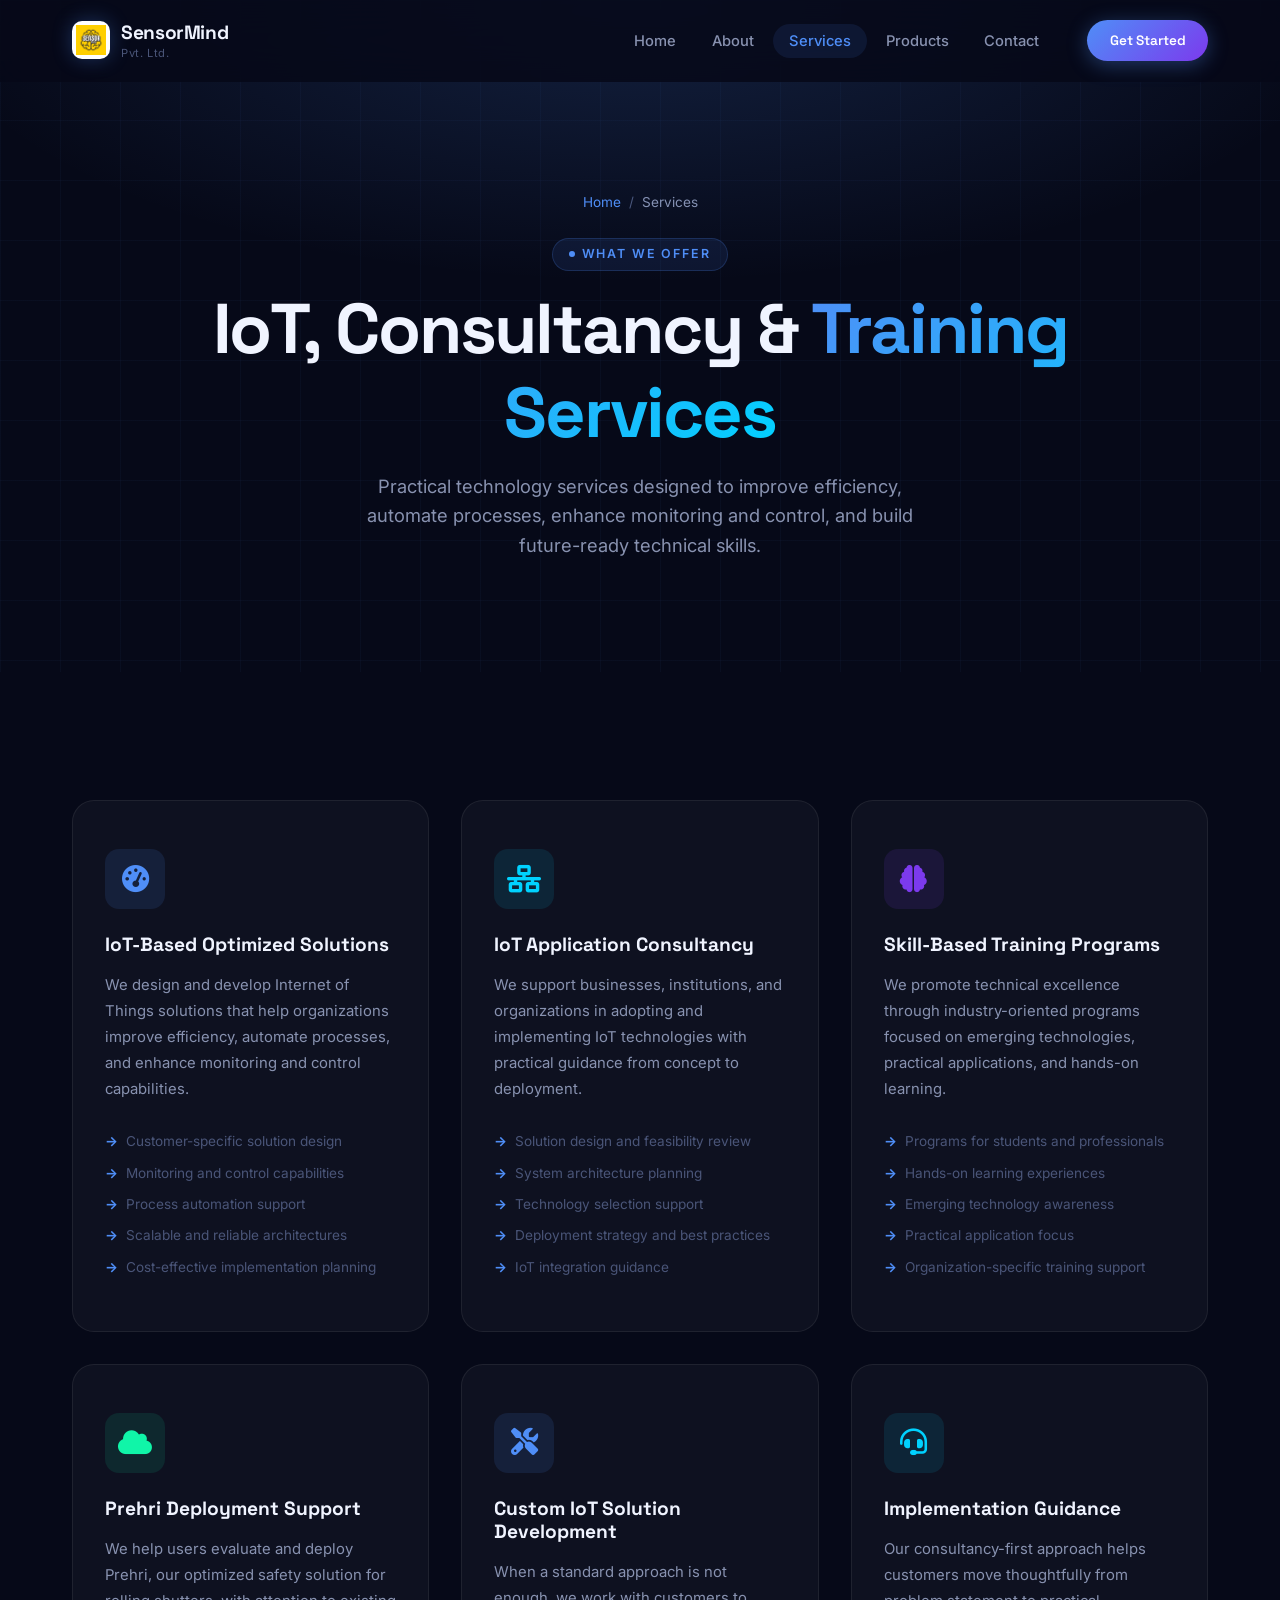
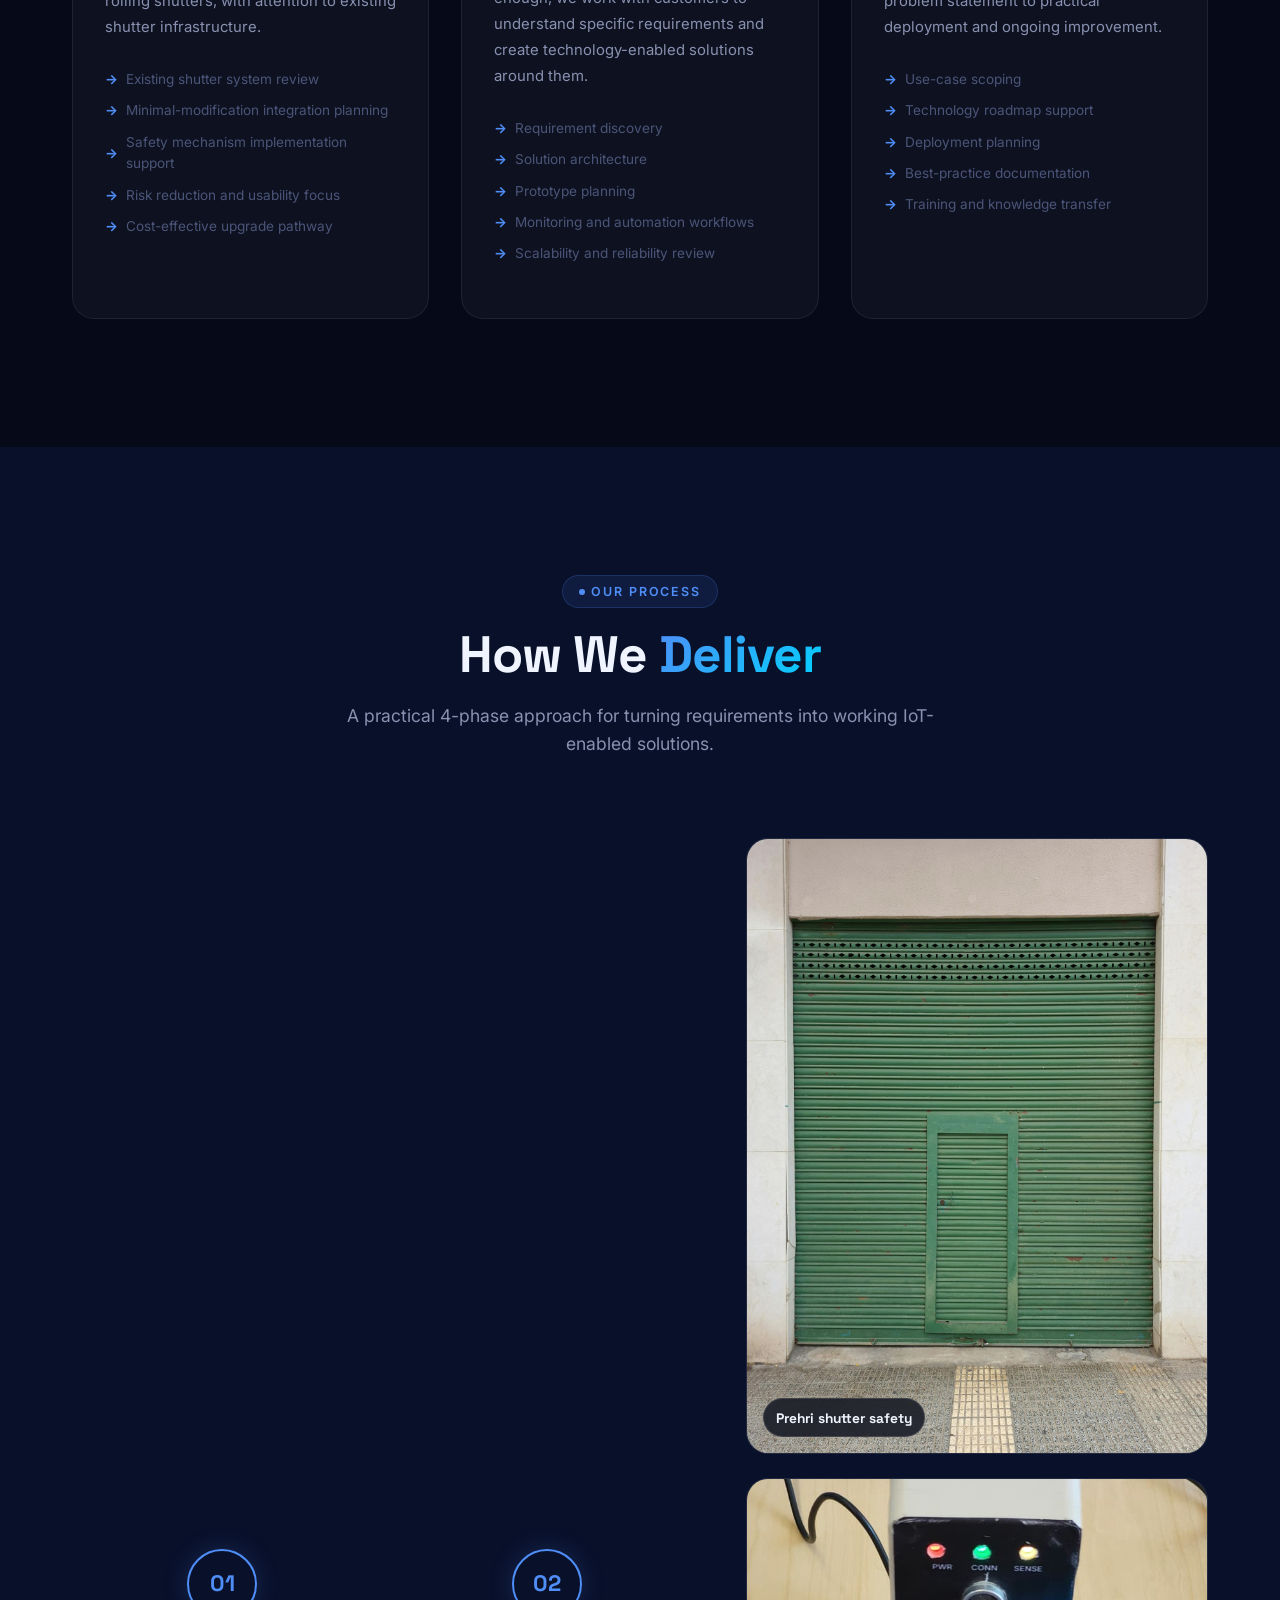
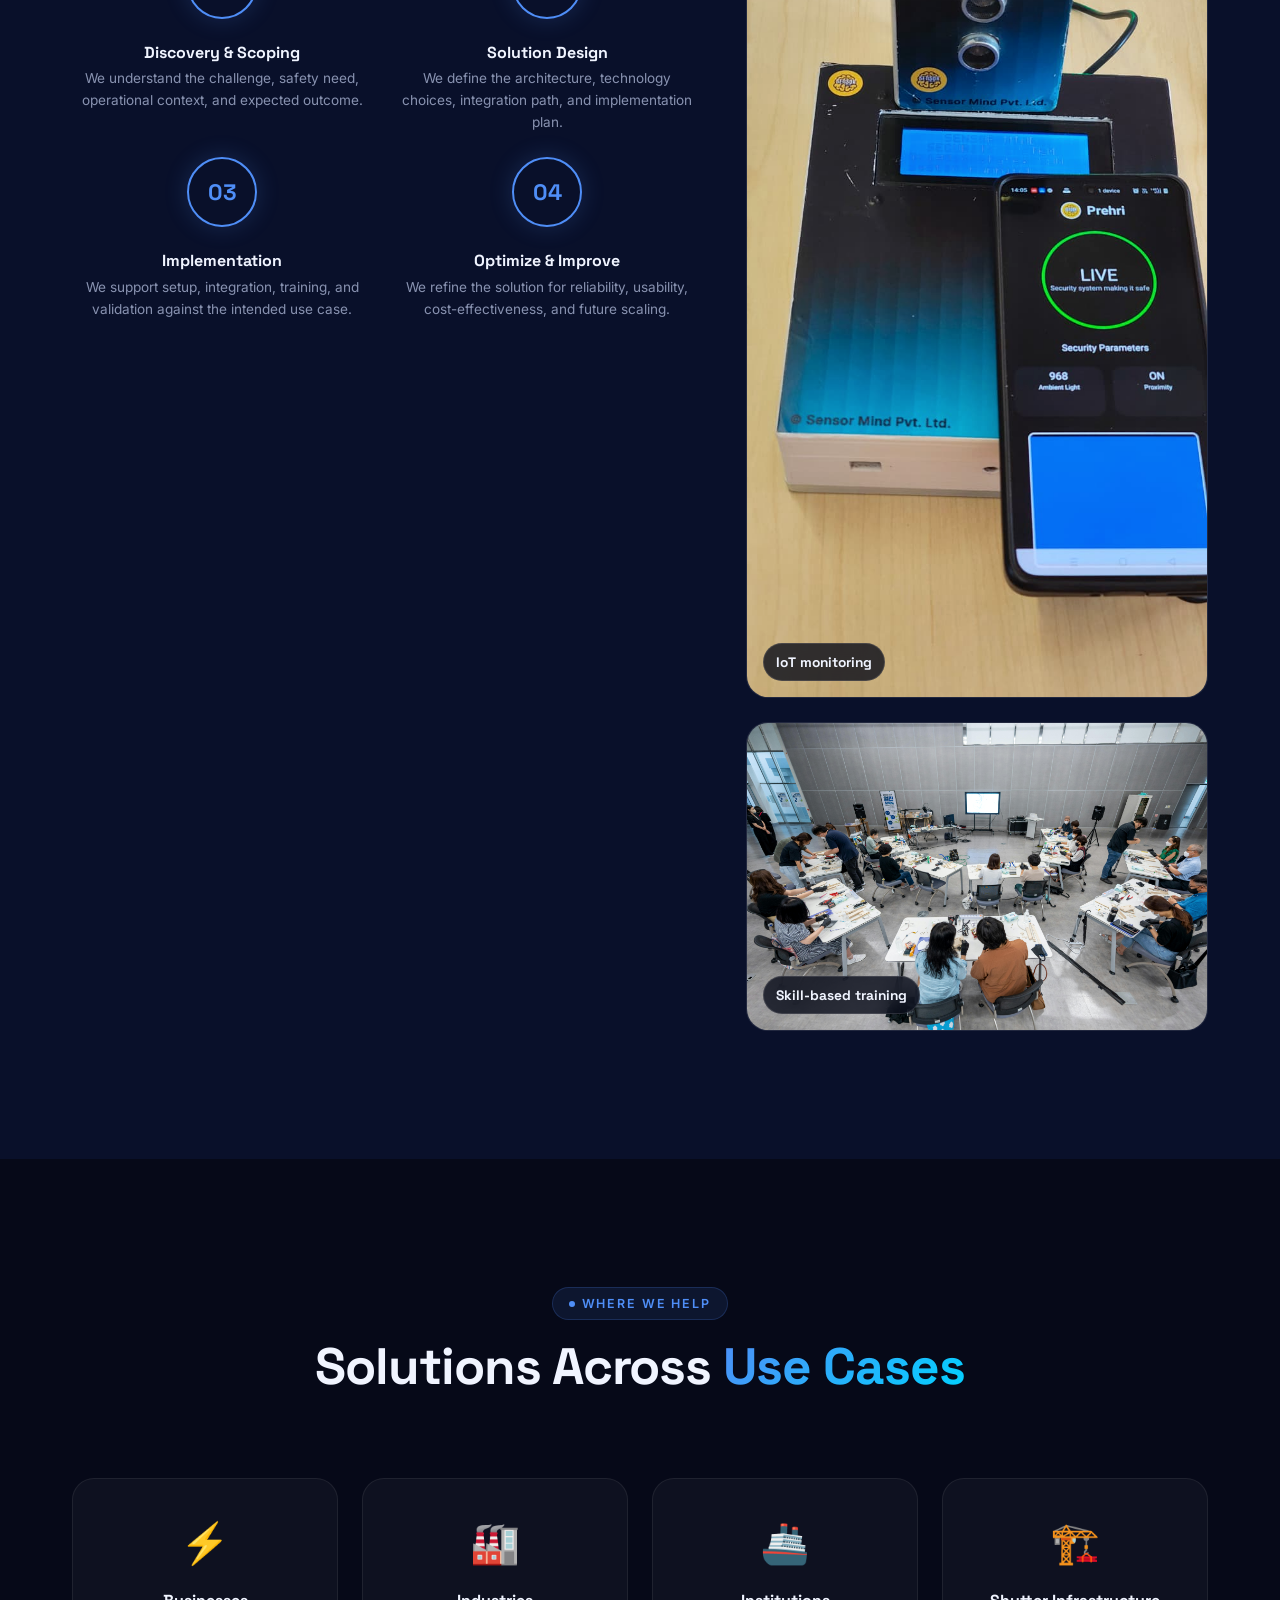
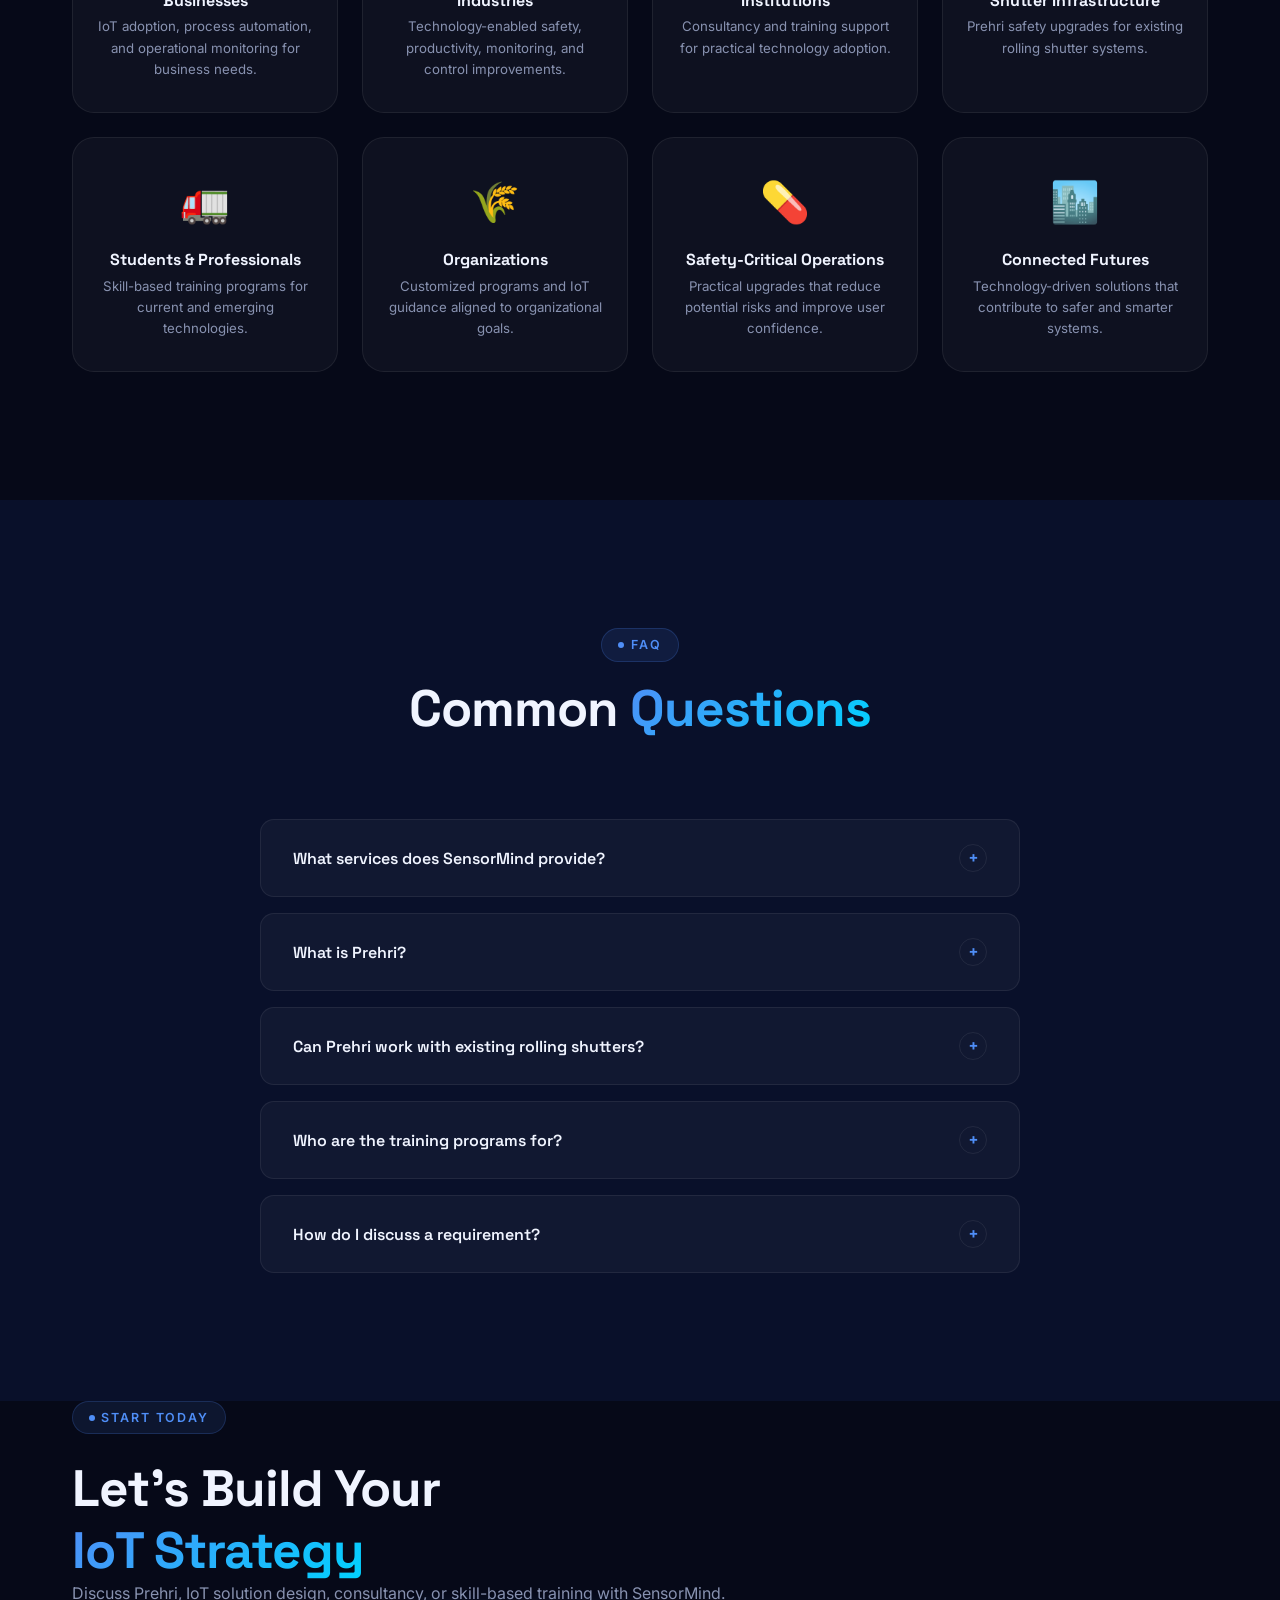
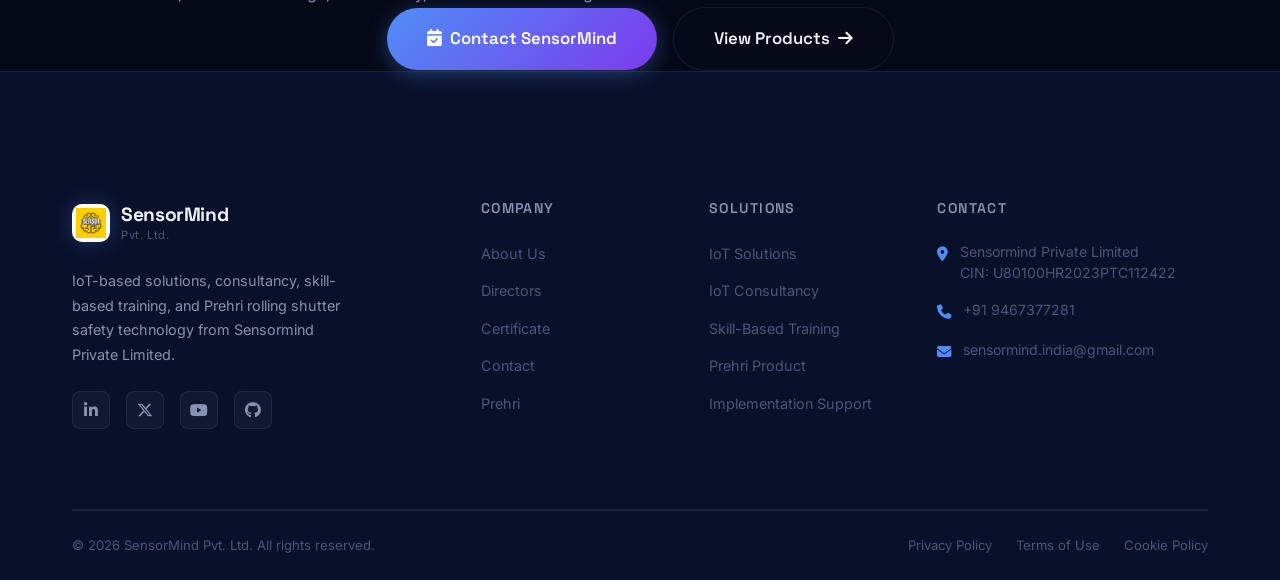
<file: services.html>
<!DOCTYPE html>
<html lang="en">
<head>
  <meta charset="UTF-8" />
  <meta name="viewport" content="width=device-width, initial-scale=1.0" />
  <title>Services — SensorMind Pvt. Ltd.</title>
  <meta name="description" content="Explore SensorMind services: IoT-based optimized solutions, IoT consultancy, skill-based training, and Prehri rolling shutter safety implementation." />
  <link rel="preconnect" href="https://fonts.googleapis.com" />
  <link rel="preconnect" href="https://fonts.gstatic.com" crossorigin />
  <link href="https://fonts.googleapis.com/css2?family=Space+Grotesk:wght@300;400;500;600;700&family=Inter:wght@300;400;500;600;700&display=swap" rel="stylesheet" />
  <link rel="stylesheet" href="https://cdnjs.cloudflare.com/ajax/libs/font-awesome/6.5.1/css/all.min.css" />
  <link rel="stylesheet" href="css/styles.css" />
</head>
<body>

  <!-- ── Navigation ── -->
  <nav class="navbar" id="navbar">
    <div class="container">
      <a href="index.html" class="nav-brand">
        <div class="nav-logo">
          <img src="resources/Logo.png" alt="SensorMind logo" />
        </div>
        <div>
          <span class="brand-name">SensorMind</span>
          <span class="brand-pvt">Pvt. Ltd.</span>
        </div>
      </a>
      <div class="nav-menu" id="navMenu">
        <ul class="nav-links">
          <li><a href="index.html"    class="nav-link">Home</a></li>
          <li><a href="about.html"    class="nav-link">About</a></li>
          <li><a href="services.html" class="nav-link active">Services</a></li>
          <li><a href="products.html" class="nav-link">Products</a></li>
          <li><a href="contact.html"  class="nav-link">Contact</a></li>
        </ul>
        <a href="contact.html" class="btn btn-primary nav-cta btn-sm">Get Started</a>
      </div>
      <button class="nav-toggle" id="navToggle" aria-label="Toggle navigation">
        <span></span><span></span><span></span>
      </button>
    </div>
  </nav>

  <main>

    <!-- ── Page Hero ── -->
    <section class="page-hero">
      <div class="page-hero-grid"></div>
      <div class="container">
        <div class="breadcrumb">
          <a href="index.html">Home</a>
          <span>/</span>
          <span style="color:var(--text-secondary);">Services</span>
        </div>
        <div class="section-label reveal" style="margin-bottom:var(--space-2);">What We Offer</div>
        <h1 class="reveal">IoT, Consultancy &amp; <span class="gradient-text">Training Services</span></h1>
        <p class="reveal" style="margin-top:var(--space-2);">
          Practical technology services designed to improve efficiency, automate processes,
          enhance monitoring and control, and build future-ready technical skills.
        </p>
      </div>
    </section>

    <!-- ── Main Services ── -->
    <section class="section services-main">
      <div class="container">
        <div class="services-main-grid">

          <!-- Service 1 -->
          <div class="service-card-main reveal reveal-delay-1">
            <div class="service-icon-wrap" style="background:rgba(79,142,247,0.12);color:var(--accent-blue);">
              <i class="fa-solid fa-gauge-high" style="font-size:1.7rem;"></i>
            </div>
            <h3>IoT-Based Optimized Solutions</h3>
            <p>
              We design and develop Internet of Things solutions that help organizations
              improve efficiency, automate processes, and enhance monitoring and control capabilities.
            </p>
            <ul class="service-features">
              <li>Customer-specific solution design</li>
              <li>Monitoring and control capabilities</li>
              <li>Process automation support</li>
              <li>Scalable and reliable architectures</li>
              <li>Cost-effective implementation planning</li>
            </ul>
          </div>

          <!-- Service 2 -->
          <div class="service-card-main reveal reveal-delay-2">
            <div class="service-icon-wrap" style="background:rgba(0,210,255,0.1);color:var(--accent-cyan);">
              <i class="fa-solid fa-network-wired" style="font-size:1.7rem;"></i>
            </div>
            <h3>IoT Application Consultancy</h3>
            <p>
              We support businesses, institutions, and organizations in adopting and implementing
              IoT technologies with practical guidance from concept to deployment.
            </p>
            <ul class="service-features">
              <li>Solution design and feasibility review</li>
              <li>System architecture planning</li>
              <li>Technology selection support</li>
              <li>Deployment strategy and best practices</li>
              <li>IoT integration guidance</li>
            </ul>
          </div>

          <!-- Service 3 -->
          <div class="service-card-main reveal reveal-delay-3">
            <div class="service-icon-wrap" style="background:rgba(124,58,237,0.12);color:var(--accent-purple);">
              <i class="fa-solid fa-brain" style="font-size:1.7rem;"></i>
            </div>
            <h3>Skill-Based Training Programs</h3>
            <p>
              We promote technical excellence through industry-oriented programs focused on
              emerging technologies, practical applications, and hands-on learning.
            </p>
            <ul class="service-features">
              <li>Programs for students and professionals</li>
              <li>Hands-on learning experiences</li>
              <li>Emerging technology awareness</li>
              <li>Practical application focus</li>
              <li>Organization-specific training support</li>
            </ul>
          </div>

          <!-- Service 4 -->
          <div class="service-card-main reveal reveal-delay-1">
            <div class="service-icon-wrap" style="background:rgba(16,245,168,0.1);color:var(--accent-green);">
              <i class="fa-solid fa-cloud" style="font-size:1.7rem;"></i>
            </div>
            <h3>Prehri Deployment Support</h3>
            <p>
              We help users evaluate and deploy Prehri, our optimized safety solution for
              rolling shutters, with attention to existing shutter infrastructure.
            </p>
            <ul class="service-features">
              <li>Existing shutter system review</li>
              <li>Minimal-modification integration planning</li>
              <li>Safety mechanism implementation support</li>
              <li>Risk reduction and usability focus</li>
              <li>Cost-effective upgrade pathway</li>
            </ul>
          </div>

          <!-- Service 5 -->
          <div class="service-card-main reveal reveal-delay-2">
            <div class="service-icon-wrap" style="background:rgba(79,142,247,0.12);color:var(--accent-blue);">
              <i class="fa-solid fa-screwdriver-wrench" style="font-size:1.7rem;"></i>
            </div>
            <h3>Custom IoT Solution Development</h3>
            <p>
              When a standard approach is not enough, we work with customers to understand
              specific requirements and create technology-enabled solutions around them.
            </p>
            <ul class="service-features">
              <li>Requirement discovery</li>
              <li>Solution architecture</li>
              <li>Prototype planning</li>
              <li>Monitoring and automation workflows</li>
              <li>Scalability and reliability review</li>
            </ul>
          </div>

          <!-- Service 6 -->
          <div class="service-card-main reveal reveal-delay-3">
            <div class="service-icon-wrap" style="background:rgba(0,210,255,0.1);color:var(--accent-cyan);">
              <i class="fa-solid fa-headset" style="font-size:1.7rem;"></i>
            </div>
            <h3>Implementation Guidance</h3>
            <p>
              Our consultancy-first approach helps customers move thoughtfully from problem
              statement to practical deployment and ongoing improvement.
            </p>
            <ul class="service-features">
              <li>Use-case scoping</li>
              <li>Technology roadmap support</li>
              <li>Deployment planning</li>
              <li>Best-practice documentation</li>
              <li>Training and knowledge transfer</li>
            </ul>
          </div>

        </div>
      </div>
    </section>

    <!-- ── How We Work ── -->
    <section class="section process-section">
      <div class="container">
        <div class="section-header">
          <div class="section-label reveal">Our Process</div>
          <h2 class="reveal">How We <span class="gradient-text">Deliver</span></h2>
          <p class="reveal">A practical 4-phase approach for turning requirements into working IoT-enabled solutions.</p>
        </div>
        <div class="process-layout">
          <div class="process-steps">
            <div class="process-step reveal reveal-delay-1">
              <div class="step-num">01</div>
              <h4>Discovery &amp; Scoping</h4>
              <p>We understand the challenge, safety need, operational context, and expected outcome.</p>
            </div>
            <div class="process-step reveal reveal-delay-2">
              <div class="step-num">02</div>
              <h4>Solution Design</h4>
              <p>We define the architecture, technology choices, integration path, and implementation plan.</p>
            </div>
            <div class="process-step reveal reveal-delay-3">
              <div class="step-num">03</div>
              <h4>Implementation</h4>
              <p>We support setup, integration, training, and validation against the intended use case.</p>
            </div>
            <div class="process-step reveal reveal-delay-4">
              <div class="step-num">04</div>
              <h4>Optimize &amp; Improve</h4>
              <p>We refine the solution for reliability, usability, cost-effectiveness, and future scaling.</p>
            </div>
          </div>
          <div class="solution-image-rail reveal-right">
            <figure>
              <img
                src="resources/stock-rolling-shutter-green.jpg"
                alt="Rolling shutter door for safety upgrade context"
                loading="lazy"
              />
              <figcaption>Prehri shutter safety</figcaption>
            </figure>
            <figure>
              <img
                src="resources/WhatsApp Image 2026-05-30 at 15.17.14.jpeg"
                alt="PCB circuit board for IoT monitoring and control"
                loading="lazy"
              />
              <figcaption>IoT monitoring</figcaption>
            </figure>
            <figure>
              <img
                src="resources/stock-training-workshop.jpg"
                alt="Hands-on technology workshop for skill-based training"
                loading="lazy"
              />
              <figcaption>Skill-based training</figcaption>
            </figure>
          </div>
        </div>
      </div>
    </section>

    <!-- ── Industries ── -->
    <section class="section industries-section">
      <div class="container">
        <div class="section-header">
          <div class="section-label reveal">Where We Help</div>
          <h2 class="reveal">Solutions Across <span class="gradient-text">Use Cases</span></h2>
        </div>
        <div class="industries-grid">
          <div class="industry-card reveal reveal-delay-1">
            <div class="industry-icon">⚡</div>
            <h4>Businesses</h4>
            <p>IoT adoption, process automation, and operational monitoring for business needs.</p>
          </div>
          <div class="industry-card reveal reveal-delay-2">
            <div class="industry-icon">🏭</div>
            <h4>Industries</h4>
            <p>Technology-enabled safety, productivity, monitoring, and control improvements.</p>
          </div>
          <div class="industry-card reveal reveal-delay-3">
            <div class="industry-icon">🚢</div>
            <h4>Institutions</h4>
            <p>Consultancy and training support for practical technology adoption.</p>
          </div>
          <div class="industry-card reveal reveal-delay-4">
            <div class="industry-icon">🏗️</div>
            <h4>Shutter Infrastructure</h4>
            <p>Prehri safety upgrades for existing rolling shutter systems.</p>
          </div>
          <div class="industry-card reveal reveal-delay-1">
            <div class="industry-icon">🚛</div>
            <h4>Students &amp; Professionals</h4>
            <p>Skill-based training programs for current and emerging technologies.</p>
          </div>
          <div class="industry-card reveal reveal-delay-2">
            <div class="industry-icon">🌾</div>
            <h4>Organizations</h4>
            <p>Customized programs and IoT guidance aligned to organizational goals.</p>
          </div>
          <div class="industry-card reveal reveal-delay-3">
            <div class="industry-icon">💊</div>
            <h4>Safety-Critical Operations</h4>
            <p>Practical upgrades that reduce potential risks and improve user confidence.</p>
          </div>
          <div class="industry-card reveal reveal-delay-4">
            <div class="industry-icon">🏙️</div>
            <h4>Connected Futures</h4>
            <p>Technology-driven solutions that contribute to safer and smarter systems.</p>
          </div>
        </div>
      </div>
    </section>

    <!-- ── FAQ ── -->
    <section class="section faq-section">
      <div class="container">
        <div class="section-header">
          <div class="section-label reveal">FAQ</div>
          <h2 class="reveal">Common <span class="gradient-text">Questions</span></h2>
        </div>
        <div class="faq-list">
          <div class="faq-item">
            <button class="faq-question">
              What services does SensorMind provide?
              <span class="faq-icon">+</span>
            </button>
            <div class="faq-answer">
              <div class="faq-answer-inner">
                SensorMind provides IoT-based optimized solutions, consultancy for IoT-based
                applications, skill-based training programs, and Prehri rolling shutter safety support.
              </div>
            </div>
          </div>
          <div class="faq-item">
            <button class="faq-question">
              What is Prehri?
              <span class="faq-icon">+</span>
            </button>
            <div class="faq-answer">
              <div class="faq-answer-inner">
                Prehri is SensorMind's optimized safety solution for rolling shutters. It is designed
                to integrate with existing shutter systems and add intelligent safety mechanisms.
              </div>
            </div>
          </div>
          <div class="faq-item">
            <button class="faq-question">
              Can Prehri work with existing rolling shutters?
              <span class="faq-icon">+</span>
            </button>
            <div class="faq-answer">
              <div class="faq-answer-inner">
                Yes. The source product brief states that the solution is designed to be easily
                integrated with existing rolling shutter systems without significant modifications.
              </div>
            </div>
          </div>
          <div class="faq-item">
            <button class="faq-question">
              Who are the training programs for?
              <span class="faq-icon">+</span>
            </button>
            <div class="faq-answer">
              <div class="faq-answer-inner">
                The training programs are intended for students, professionals, and organizations
                that want practical, hands-on exposure to emerging technologies.
              </div>
            </div>
          </div>
          <div class="faq-item">
            <button class="faq-question">
              How do I discuss a requirement?
              <span class="faq-icon">+</span>
            </button>
            <div class="faq-answer">
              <div class="faq-answer-inner">
                Contact SensorMind with your use case, shutter setup, or IoT adoption goal. The
                team can help with solution design, architecture, deployment strategy, and training.
              </div>
            </div>
          </div>
        </div>
      </div>
    </section>

    <!-- ── CTA ── -->
    <section class="cta-section">
      <div class="container">
        <div class="cta-box reveal">
          <div class="section-label" style="justify-content:center;margin-bottom:var(--space-3);">Start Today</div>
          <h2>Let's Build Your<br /><span class="gradient-text">IoT Strategy</span></h2>
          <p>Discuss Prehri, IoT solution design, consultancy, or skill-based training with SensorMind.</p>
          <div class="btn-group" style="justify-content:center;">
            <a href="contact.html" class="btn btn-primary btn-lg">
              <i class="fa-solid fa-calendar-check"></i> Contact SensorMind
            </a>
            <a href="products.html" class="btn btn-outline btn-lg">
              View Products <i class="fa-solid fa-arrow-right"></i>
            </a>
          </div>
        </div>
      </div>
    </section>

  </main>

  <!-- ── Footer ── -->
  <footer class="footer">
    <div class="container">
      <div class="footer-grid">
        <div class="footer-brand">
          <div class="footer-logo">
            <div class="nav-logo">
              <img src="resources/Logo.png" alt="SensorMind logo" />
            </div>
            <div>
              <span class="brand-name">SensorMind</span>
              <span class="brand-pvt">Pvt. Ltd.</span>
            </div>
          </div>
          <p class="footer-desc">
            IoT-based solutions, consultancy, skill-based training, and Prehri
            rolling shutter safety technology from Sensormind Private Limited.
          </p>
          <div class="footer-social">
            <a href="#" class="social-link" aria-label="LinkedIn"><i class="fa-brands fa-linkedin-in"></i></a>
            <a href="#" class="social-link" aria-label="Twitter"><i class="fa-brands fa-x-twitter"></i></a>
            <a href="#" class="social-link" aria-label="YouTube"><i class="fa-brands fa-youtube"></i></a>
            <a href="#" class="social-link" aria-label="GitHub"><i class="fa-brands fa-github"></i></a>
          </div>
        </div>
        <div class="footer-col">
          <h4>Company</h4>
          <ul>
            <li><a href="about.html">About Us</a></li>
            <li><a href="about.html#team">Directors</a></li>
            <li><a href="about.html#certificate">Certificate</a></li>
            <li><a href="contact.html">Contact</a></li>
            <li><a href="products.html">Prehri</a></li>
          </ul>
        </div>
        <div class="footer-col">
          <h4>Solutions</h4>
          <ul>
            <li><a href="services.html">IoT Solutions</a></li>
            <li><a href="services.html">IoT Consultancy</a></li>
            <li><a href="services.html">Skill-Based Training</a></li>
            <li><a href="products.html">Prehri Product</a></li>
            <li><a href="contact.html">Implementation Support</a></li>
          </ul>
        </div>
        <div class="footer-col">
          <h4>Contact</h4>
          <div class="footer-contact-info">
            <div class="footer-contact-item">
              <span class="ico"><i class="fa-solid fa-location-dot"></i></span>
              <span>Sensormind Private Limited<br />CIN: U80100HR2023PTC112422</span>
            </div>
            <div class="footer-contact-item">
              <span class="ico"><i class="fa-solid fa-phone"></i></span>
              <span>+91 9467377281</span>
            </div>
            <div class="footer-contact-item">
              <span class="ico"><i class="fa-solid fa-envelope"></i></span>
              <span>sensormind.india@gmail.com</span>
            </div>
          </div>
        </div>
      </div>
      <div class="divider"></div>
      <div class="footer-bottom">
        <p class="footer-copy">© 2026 SensorMind Pvt. Ltd. All rights reserved.</p>
        <div class="footer-links-row">
          <a href="#">Privacy Policy</a>
          <a href="#">Terms of Use</a>
          <a href="#">Cookie Policy</a>
        </div>
      </div>
    </div>
  </footer>

  <script src="js/main.js"></script>
</body>
</html>
</file>
<file: css/styles.css>
/* ============================================================
   SensorMind Pvt. Ltd. — Premium Stylesheet
   ============================================================ */

/* ── Google Fonts Import ── */
@import url('https://fonts.googleapis.com/css2?family=Space+Grotesk:wght@300;400;500;600;700&family=Inter:wght@300;400;500;600;700&display=swap');

/* ── CSS Reset ── */
*, *::before, *::after { box-sizing: border-box; margin: 0; padding: 0; }
html { scroll-behavior: smooth; font-size: 16px; overflow-x: clip; }
body { font-family: var(--font-body); background: var(--bg-primary); color: var(--text-primary); line-height: 1.6; overflow-x: clip; }
img { max-width: 100%; display: block; }
a { text-decoration: none; color: inherit; }
ul { list-style: none; }
button { cursor: pointer; border: none; background: none; font-family: inherit; }
input, textarea, select { font-family: inherit; }

/* ── CSS Variables ── */
:root {
  /* Backgrounds */
  --bg-primary:     #060918;
  --bg-secondary:   #09102A;
  --bg-card:        rgba(255, 255, 255, 0.035);
  --bg-card-hover:  rgba(255, 255, 255, 0.07);
  --bg-nav:         rgba(6, 9, 24, 0.85);

  /* Accent Colors */
  --accent-blue:    #4F8EF7;
  --accent-cyan:    #00D2FF;
  --accent-purple:  #7C3AED;
  --accent-green:   #10F5A8;

  /* Gradients */
  --grad-primary:   linear-gradient(135deg, #4F8EF7 0%, #7C3AED 100%);
  --grad-cyan:      linear-gradient(135deg, #00D2FF 0%, #4F8EF7 100%);
  --grad-green:     linear-gradient(135deg, #10F5A8 0%, #00D2FF 100%);
  --grad-hero:      radial-gradient(ellipse 80% 60% at 50% 0%, rgba(79,142,247,0.18) 0%, transparent 70%);
  --grad-text:      linear-gradient(135deg, #4F8EF7, #00D2FF);

  /* Text */
  --text-primary:   #F0F4FF;
  --text-secondary: #8892B0;
  --text-muted:     #4A5578;

  /* Borders */
  --border:         rgba(255, 255, 255, 0.07);
  --border-accent:  rgba(79, 142, 247, 0.35);

  /* Shadows */
  --shadow-sm:      0 2px 12px rgba(0, 0, 0, 0.35);
  --shadow-md:      0 8px 32px rgba(0, 0, 0, 0.45);
  --shadow-lg:      0 24px 64px rgba(0, 0, 0, 0.55);
  --shadow-glow:    0 0 50px rgba(79, 142, 247, 0.2);
  --shadow-glow-sm: 0 0 25px rgba(79, 142, 247, 0.15);

  /* Fonts */
  --font-heading: 'Space Grotesk', sans-serif;
  --font-body:    'Inter', sans-serif;

  /* Spacing */
  --space-1:  0.5rem;
  --space-2:  1rem;
  --space-3:  1.5rem;
  --space-4:  2rem;
  --space-5:  3rem;
  --space-6:  5rem;
  --space-7:  8rem;

  /* Radius */
  --radius-sm:   8px;
  --radius-md:   14px;
  --radius-lg:   22px;
  --radius-xl:   32px;
  --radius-full: 999px;

  /* Transitions */
  --ease:      cubic-bezier(0.4, 0, 0.2, 1);
  --trans:     all 0.3s cubic-bezier(0.4, 0, 0.2, 1);
  --trans-slow: all 0.6s cubic-bezier(0.4, 0, 0.2, 1);

  /* Container */
  --container: 1200px;
}

/* ── Custom Scrollbar ── */
::-webkit-scrollbar { width: 6px; }
::-webkit-scrollbar-track { background: var(--bg-primary); }
::-webkit-scrollbar-thumb { background: var(--accent-blue); border-radius: var(--radius-full); }
::-webkit-scrollbar-thumb:hover { background: var(--accent-cyan); }

/* ── Typography ── */
h1, h2, h3, h4, h5, h6 { font-family: var(--font-heading); font-weight: 700; line-height: 1.2; color: var(--text-primary); }
h1 { font-size: clamp(2.6rem, 5.5vw, 5rem); letter-spacing: -0.03em; }
h2 { font-size: clamp(2rem, 4vw, 3.2rem); letter-spacing: -0.02em; }
h3 { font-size: clamp(1.3rem, 2.5vw, 1.8rem); }
h4 { font-size: 1.2rem; }
p  { color: var(--text-secondary); font-size: 1rem; }

.gradient-text {
  background: var(--grad-text);
  -webkit-background-clip: text;
  -webkit-text-fill-color: transparent;
  background-clip: text;
}

/* ── Layout ── */
.container {
  max-width: var(--container);
  margin: 0 auto;
  padding: 0 var(--space-4);
}

.section { padding: var(--space-7) 0; }
.section-sm { padding: var(--space-6) 0; }

.section-header { text-align: center; margin-bottom: var(--space-6); }
.section-header p { font-size: 1.1rem; max-width: 600px; margin: var(--space-2) auto 0; }

.section-label {
  display: inline-flex;
  align-items: center;
  gap: 0.4rem;
  font-size: 0.78rem;
  font-weight: 600;
  letter-spacing: 0.15em;
  text-transform: uppercase;
  color: var(--accent-blue);
  padding: 0.35rem 1rem;
  background: rgba(79, 142, 247, 0.1);
  border: 1px solid rgba(79, 142, 247, 0.2);
  border-radius: var(--radius-full);
  margin-bottom: var(--space-2);
}
.section-label::before { content: ''; width: 6px; height: 6px; background: var(--accent-blue); border-radius: 50%; }

.grid-2 { display: grid; grid-template-columns: repeat(2, 1fr); gap: var(--space-4); }
.grid-3 { display: grid; grid-template-columns: repeat(3, 1fr); gap: var(--space-4); }
.grid-4 { display: grid; grid-template-columns: repeat(4, 1fr); gap: var(--space-3); }

/* ── Buttons ── */
.btn {
  display: inline-flex;
  align-items: center;
  gap: 0.5rem;
  padding: 0.85rem 1.9rem;
  font-family: var(--font-heading);
  font-size: 0.95rem;
  font-weight: 600;
  border-radius: var(--radius-full);
  transition: var(--trans);
  position: relative;
  overflow: hidden;
  white-space: nowrap;
}

.btn-primary {
  background: var(--grad-primary);
  color: #fff;
  box-shadow: 0 4px 20px rgba(79, 142, 247, 0.35);
}
.btn-primary:hover {
  transform: translateY(-2px);
  box-shadow: 0 8px 30px rgba(79, 142, 247, 0.5);
}

.btn-outline {
  background: transparent;
  color: var(--text-primary);
  border: 1.5px solid var(--border);
}
.btn-outline:hover {
  border-color: var(--accent-blue);
  color: var(--accent-blue);
  background: rgba(79, 142, 247, 0.06);
  transform: translateY(-2px);
}

.btn-ghost {
  background: var(--bg-card);
  color: var(--text-primary);
  border: 1px solid var(--border);
  backdrop-filter: blur(10px);
}
.btn-ghost:hover { background: var(--bg-card-hover); border-color: var(--border-accent); transform: translateY(-2px); }

.btn-sm { padding: 0.6rem 1.4rem; font-size: 0.85rem; }
.btn-lg { padding: 1.1rem 2.5rem; font-size: 1.05rem; }

.btn-group { display: flex; align-items: center; gap: var(--space-2); flex-wrap: wrap; }

/* ── Cards ── */
.card {
  background: var(--bg-card);
  border: 1px solid var(--border);
  border-radius: var(--radius-lg);
  padding: var(--space-4);
  transition: var(--trans);
  position: relative;
  overflow: hidden;
}
.card::before {
  content: '';
  position: absolute;
  inset: 0;
  background: var(--grad-primary);
  opacity: 0;
  transition: opacity 0.3s var(--ease);
  border-radius: inherit;
  z-index: 0;
}
.card:hover { border-color: var(--border-accent); transform: translateY(-4px); box-shadow: var(--shadow-md), var(--shadow-glow-sm); }
.card:hover::before { opacity: 0.04; }
.card > * { position: relative; z-index: 1; }

.card-icon {
  width: 52px;
  height: 52px;
  border-radius: var(--radius-md);
  background: rgba(79, 142, 247, 0.12);
  border: 1px solid rgba(79, 142, 247, 0.2);
  display: flex;
  align-items: center;
  justify-content: center;
  font-size: 1.4rem;
  margin-bottom: var(--space-3);
  color: var(--accent-blue);
  transition: var(--trans);
}
.card:hover .card-icon { background: rgba(79, 142, 247, 0.2); box-shadow: 0 0 20px rgba(79, 142, 247, 0.25); }
.card h3 { margin-bottom: 0.6rem; font-size: 1.2rem; }
.card p { font-size: 0.92rem; }

/* ── Badges ── */
.badge {
  display: inline-flex;
  align-items: center;
  padding: 0.3rem 0.85rem;
  font-size: 0.75rem;
  font-weight: 600;
  border-radius: var(--radius-full);
  letter-spacing: 0.05em;
}
.badge-blue   { background: rgba(79,142,247,0.15); color: #4F8EF7; border: 1px solid rgba(79,142,247,0.3); }
.badge-cyan   { background: rgba(0,210,255,0.12);  color: #00D2FF; border: 1px solid rgba(0,210,255,0.25); }
.badge-purple { background: rgba(124,58,237,0.15); color: #9B72F5; border: 1px solid rgba(124,58,237,0.3); }
.badge-green  { background: rgba(16,245,168,0.12); color: #10F5A8; border: 1px solid rgba(16,245,168,0.25); }

/* ── Divider ── */
.divider { height: 1px; background: var(--border); margin: 0; }

/* ─────────────────────────────────────────
   NAVIGATION
───────────────────────────────────────── */
.navbar {
  position: fixed;
  top: 0; left: 0; right: 0;
  z-index: 1000;
  padding: 1.1rem 0;
  background: var(--bg-nav);
  backdrop-filter: blur(20px);
  -webkit-backdrop-filter: blur(20px);
  border-bottom: 1px solid transparent;
  transition: var(--trans);
}
.navbar.scrolled {
  border-bottom-color: var(--border);
  padding: 0.8rem 0;
  box-shadow: 0 4px 30px rgba(0,0,0,0.4);
}
.navbar .container {
  display: flex;
  align-items: center;
  justify-content: space-between;
}

.nav-brand { display: flex; align-items: center; gap: 0.7rem; }
.nav-logo {
  width: 38px; height: 38px;
  background: #fff;
  border-radius: 10px;
  display: flex;
  align-items: center;
  justify-content: center;
  box-shadow: 0 0 20px rgba(79,142,247,0.3);
  flex-shrink: 0;
  overflow: hidden;
  padding: 4px;
}
.nav-logo img {
  width: 100%;
  height: 100%;
  object-fit: contain;
}
.brand-name {
  font-family: var(--font-heading);
  font-weight: 700;
  font-size: 1.2rem;
  color: var(--text-primary);
  letter-spacing: -0.02em;
}
.brand-pvt {
  font-size: 0.7rem;
  color: var(--text-muted);
  font-weight: 400;
  display: block;
  letter-spacing: 0.05em;
  margin-top: -3px;
}

.nav-menu {
  display: flex;
  align-items: center;
  gap: var(--space-4);
}
.nav-links {
  display: flex;
  align-items: center;
  gap: 0.2rem;
}
.nav-link {
  padding: 0.5rem 1rem;
  font-size: 0.92rem;
  font-weight: 500;
  color: var(--text-secondary);
  border-radius: var(--radius-full);
  transition: var(--trans);
  position: relative;
}
.nav-link:hover, .nav-link.active {
  color: var(--text-primary);
  background: rgba(79, 142, 247, 0.1);
}
.nav-link.active { color: var(--accent-blue); }

.nav-toggle {
  display: none;
  flex-direction: column;
  gap: 5px;
  padding: 4px;
  z-index: 1001;
}
.nav-toggle span {
  display: block;
  width: 24px; height: 2px;
  background: var(--text-primary);
  border-radius: 2px;
  transition: var(--trans);
}
.nav-toggle.open span:nth-child(1) { transform: rotate(45deg) translate(5px, 5px); }
.nav-toggle.open span:nth-child(2) { opacity: 0; }
.nav-toggle.open span:nth-child(3) { transform: rotate(-45deg) translate(5px, -5px); }

/* ─────────────────────────────────────────
   PAGE HEROES (inner pages)
───────────────────────────────────────── */
.page-hero {
  padding: 12rem 0 7rem;
  text-align: center;
  position: relative;
  overflow: hidden;
}
.page-hero::before {
  content: '';
  position: absolute;
  inset: 0;
  background: var(--grad-hero);
  pointer-events: none;
}
.page-hero-grid {
  position: absolute;
  inset: 0;
  background-image:
    linear-gradient(rgba(79,142,247,0.04) 1px, transparent 1px),
    linear-gradient(90deg, rgba(79,142,247,0.04) 1px, transparent 1px);
  background-size: 60px 60px;
  pointer-events: none;
}
.page-hero h1 { margin-bottom: var(--space-2); }
.page-hero p { font-size: 1.15rem; max-width: 600px; margin: 0 auto; }
.breadcrumb {
  display: flex;
  align-items: center;
  justify-content: center;
  gap: 0.5rem;
  font-size: 0.85rem;
  color: var(--text-muted);
  margin-bottom: var(--space-3);
}
.breadcrumb a { color: var(--accent-blue); }
.breadcrumb a:hover { color: var(--accent-cyan); }
.breadcrumb span { color: var(--text-muted); }

/* ─────────────────────────────────────────
   HOME — HERO SECTION
───────────────────────────────────────── */
.hero {
  min-height: 100vh;
  display: flex;
  align-items: center;
  position: relative;
  overflow: hidden;
  padding: 8rem 0 5rem;
}

#particles-canvas {
  position: absolute;
  inset: 0;
  z-index: 0;
}

.hero-glow-1 {
  position: absolute;
  width: 600px; height: 600px;
  background: radial-gradient(circle, rgba(79,142,247,0.12) 0%, transparent 70%);
  top: -100px; left: -100px;
  pointer-events: none;
  z-index: 0;
}
.hero-glow-2 {
  position: absolute;
  width: 500px; height: 500px;
  background: radial-gradient(circle, rgba(124,58,237,0.1) 0%, transparent 70%);
  bottom: -100px; right: -100px;
  pointer-events: none;
  z-index: 0;
}

.hero .container { position: relative; z-index: 1; }

.hero-content { max-width: 760px; }

.hero-badge {
  display: inline-flex;
  align-items: center;
  gap: 0.5rem;
  background: rgba(79,142,247,0.1);
  border: 1px solid rgba(79,142,247,0.25);
  border-radius: var(--radius-full);
  padding: 0.4rem 1.1rem;
  font-size: 0.8rem;
  font-weight: 600;
  color: var(--accent-blue);
  letter-spacing: 0.08em;
  text-transform: uppercase;
  margin-bottom: var(--space-3);
}
.hero-badge .dot { width: 7px; height: 7px; background: var(--accent-green); border-radius: 50%; animation: pulse-dot 2s infinite; }
@keyframes pulse-dot { 0%, 100% { opacity: 1; } 50% { opacity: 0.3; } }

.hero h1 { margin-bottom: var(--space-3); }
.hero-sub {
  font-size: 1.15rem;
  max-width: 560px;
  margin-bottom: var(--space-5);
  line-height: 1.8;
}

.hero-typed {
  display: inline-block;
  color: var(--accent-cyan);
  border-right: 2px solid var(--accent-cyan);
  padding-right: 3px;
  animation: blink-cursor 0.8s step-end infinite;
}
@keyframes blink-cursor { 0%, 100% { border-color: var(--accent-cyan); } 50% { border-color: transparent; } }

.hero-stats {
  display: flex;
  gap: var(--space-6);
  margin-top: var(--space-5);
  padding-top: var(--space-5);
  border-top: 1px solid var(--border);
  flex-wrap: wrap;
}
.hero-stat { }
.hero-stat .num {
  font-family: var(--font-heading);
  font-size: 2rem;
  font-weight: 700;
  line-height: 1;
  background: var(--grad-text);
  -webkit-background-clip: text;
  -webkit-text-fill-color: transparent;
  background-clip: text;
}
.hero-stat .label { font-size: 0.82rem; color: var(--text-muted); margin-top: 0.3rem; }

/* ─────────────────────────────────────────
   HOME — TRUSTED BY
───────────────────────────────────────── */
.trusted-section {
  padding: 3rem 0;
  border-top: 1px solid var(--border);
  border-bottom: 1px solid var(--border);
  background: var(--bg-secondary);
}
.trusted-label { font-size: 0.8rem; letter-spacing: 0.15em; text-transform: uppercase; color: var(--text-muted); text-align: center; margin-bottom: var(--space-3); }
.trusted-logos { display: flex; align-items: center; justify-content: center; gap: var(--space-6); flex-wrap: wrap; }
.trusted-logo {
  font-family: var(--font-heading);
  font-size: 1.1rem;
  font-weight: 700;
  color: var(--text-muted);
  letter-spacing: -0.02em;
  opacity: 0.5;
  transition: var(--trans);
}
.trusted-logo:hover { opacity: 1; color: var(--text-secondary); }

/* ─────────────────────────────────────────
   HOME — SERVICES PREVIEW
───────────────────────────────────────── */
.services-preview { background: var(--bg-primary); }
.services-grid { display: grid; grid-template-columns: repeat(3, 1fr); gap: var(--space-3); }

/* ─────────────────────────────────────────
   HOME — ABOUT SNIPPET
───────────────────────────────────────── */
.about-snippet { background: var(--bg-secondary); }
.about-snippet-inner {
  display: grid;
  grid-template-columns: 1fr 1fr;
  gap: var(--space-6);
  align-items: center;
}
.about-visual {
  position: relative;
  border-radius: var(--radius-lg);
  overflow: hidden;
  aspect-ratio: 4/3;
  background: var(--bg-card);
  border: 1px solid var(--border);
}
.about-visual-inner {
  width: 100%; height: 100%;
  background: linear-gradient(135deg, rgba(79,142,247,0.1) 0%, rgba(124,58,237,0.1) 100%);
  display: flex;
  align-items: center;
  justify-content: center;
  font-size: 5rem;
  position: relative;
}
.about-visual-inner img {
  width: 100%;
  height: 100%;
  object-fit: cover;
  filter: saturate(0.9) contrast(1.05);
}
.about-visual-inner::after {
  content: '';
  position: absolute;
  inset: 0;
  background: linear-gradient(180deg, rgba(6,9,24,0.08), rgba(6,9,24,0.72));
}
.image-kicker {
  position: absolute;
  left: var(--space-3);
  right: var(--space-3);
  bottom: var(--space-3);
  z-index: 1;
  padding: var(--space-2);
  border-radius: var(--radius-md);
  border: 1px solid rgba(255,255,255,0.14);
  background: rgba(6,9,24,0.72);
  backdrop-filter: blur(12px);
}
.image-kicker span {
  display: block;
  font-size: 0.72rem;
  color: var(--accent-cyan);
  font-weight: 700;
  letter-spacing: 0.13em;
  text-transform: uppercase;
}
.image-kicker strong {
  display: block;
  margin-top: 0.2rem;
  font-family: var(--font-heading);
  font-size: 1.05rem;
  color: var(--text-primary);
}
.about-content .section-label { margin-bottom: var(--space-2); }
.about-content h2 { margin-bottom: var(--space-3); }
.about-content p { margin-bottom: var(--space-3); line-height: 1.8; }
.about-features { display: grid; grid-template-columns: 1fr 1fr; gap: var(--space-2); margin: var(--space-4) 0; }
.feature-item {
  display: flex;
  align-items: center;
  gap: 0.6rem;
  font-size: 0.9rem;
  color: var(--text-secondary);
}
.feature-item .icon { color: var(--accent-green); font-size: 1rem; }

/* ─────────────────────────────────────────
   HOME — WHY CHOOSE US
───────────────────────────────────────── */
.why-us { background: var(--bg-primary); }
.why-grid { display: grid; grid-template-columns: repeat(4, 1fr); gap: var(--space-3); }
.why-card {
  text-align: center;
  padding: var(--space-4);
  border-radius: var(--radius-lg);
  background: var(--bg-card);
  border: 1px solid var(--border);
  transition: var(--trans);
}
.why-card:hover { border-color: var(--border-accent); transform: translateY(-4px); box-shadow: var(--shadow-glow-sm); }
.why-icon { font-size: 2.2rem; margin-bottom: var(--space-2); }
.why-card h4 { margin-bottom: 0.5rem; font-size: 1.05rem; }
.why-card p { font-size: 0.88rem; }

/* ─────────────────────────────────────────
   HOME — TESTIMONIALS
───────────────────────────────────────── */
.testimonials { background: var(--bg-secondary); }
.testimonials-track { position: relative; overflow: hidden; }
.testimonials-grid { display: grid; grid-template-columns: repeat(3, 1fr); gap: var(--space-3); }
.testimonial-card {
  background: var(--bg-card);
  border: 1px solid var(--border);
  border-radius: var(--radius-lg);
  padding: var(--space-4);
  transition: var(--trans);
}
.testimonial-card:hover { border-color: var(--border-accent); transform: translateY(-3px); }
.testimonial-stars { color: #F59E0B; font-size: 0.85rem; margin-bottom: var(--space-2); }
.testimonial-text { font-size: 0.95rem; line-height: 1.75; margin-bottom: var(--space-3); font-style: italic; color: var(--text-secondary); }
.testimonial-author { display: flex; align-items: center; gap: 0.75rem; }
.author-avatar {
  width: 42px; height: 42px;
  border-radius: 50%;
  background: var(--grad-primary);
  display: flex; align-items: center; justify-content: center;
  font-size: 1.1rem;
  font-weight: 700;
  color: #fff;
  font-family: var(--font-heading);
  flex-shrink: 0;
}
.author-name { font-weight: 600; font-size: 0.92rem; color: var(--text-primary); }
.author-title { font-size: 0.78rem; color: var(--text-muted); }

/* ─────────────────────────────────────────
   HOME — CONTACT DETAILS SECTION
───────────────────────────────────────── */
.contact-details-section {
  background: var(--bg-primary);
  padding: var(--space-7) 0;
}
.contact-details-grid {
  display: grid;
  grid-template-columns: repeat(4, 1fr);
  gap: var(--space-4);
  margin-top: var(--space-5);
}
.contact-detail-card {
  background: var(--bg-card);
  border: 1px solid var(--border);
  border-radius: var(--radius-lg);
  padding: var(--space-4);
  text-align: center;
  transition: var(--trans);
}
.contact-detail-card:hover {
  background: var(--bg-card-hover);
  border-color: var(--border-accent);
  transform: translateY(-4px);
  box-shadow: var(--shadow-glow-sm);
}
.contact-detail-icon {
  width: 56px;
  height: 56px;
  border-radius: var(--radius-md);
  background: rgba(79,142,247,0.1);
  border: 1px solid rgba(79,142,247,0.2);
  color: var(--accent-blue);
  display: flex;
  align-items: center;
  justify-content: center;
  font-size: 1.5rem;
  margin: 0 auto var(--space-3);
}
.contact-detail-card h4 {
  font-size: 1.1rem;
  margin-bottom: var(--space-2);
  color: var(--text-primary);
}
.contact-detail-value {
  font-size: 1.05rem;
  font-weight: 600;
  color: var(--text-primary);
  margin-bottom: var(--space-1);
}
.contact-detail-sub {
  font-size: 0.85rem;
  color: var(--text-muted);
  line-height: 1.4;
}

/* ─────────────────────────────────────────
   ABOUT PAGE
───────────────────────────────────────── */
.story-section { background: var(--bg-primary); }
.story-inner {
  display: grid;
  grid-template-columns: 1fr 1fr;
  gap: var(--space-6);
  align-items: center;
}
.story-content h2 { margin-bottom: var(--space-3); }
.story-content p { margin-bottom: var(--space-3); line-height: 1.8; }
.story-image-grid,
.story-image-single {
  display: grid;
  grid-template-columns: 1.15fr 0.85fr;
  gap: var(--space-2);
  margin-top: var(--space-4);
}
.story-image-grid img,
.story-image-single img {
  width: 100%;
  height: 150px;
  object-fit: cover;
  border-radius: var(--radius-md);
  border: 1px solid var(--border);
  filter: saturate(0.92) contrast(1.04);
}
.story-image-single {
  grid-template-columns: 1fr;
}
.story-image-single img {
  height: 360px;
}
.story-image-grid img:first-child {
  grid-row: span 2;
  height: 100%;
  min-height: 316px;
}

.mvv-section { background: var(--bg-secondary); }
.mvv-grid { display: grid; grid-template-columns: repeat(3, 1fr); gap: var(--space-4); }
.mvv-card {
  padding: var(--space-5) var(--space-4);
  border-radius: var(--radius-lg);
  border: 1px solid var(--border);
  background: var(--bg-card);
  text-align: center;
  transition: var(--trans);
}
.mvv-card:nth-child(1) { border-top: 3px solid var(--accent-blue); }
.mvv-card:nth-child(2) { border-top: 3px solid var(--accent-cyan); }
.mvv-card:nth-child(3) { border-top: 3px solid var(--accent-purple); }
.mvv-card:hover { transform: translateY(-4px); box-shadow: var(--shadow-glow-sm); }
.mvv-icon { font-size: 2.5rem; margin-bottom: var(--space-2); }
.mvv-card h3 { margin-bottom: var(--space-2); }
.mvv-card p { font-size: 0.93rem; line-height: 1.75; }

.values-section { background: var(--bg-primary); }
.values-grid { display: grid; grid-template-columns: repeat(4, 1fr); gap: var(--space-3); }
.value-card {
  padding: var(--space-4) var(--space-3);
  border-radius: var(--radius-lg);
  border: 1px solid var(--border);
  background: var(--bg-card);
  text-align: center;
  transition: var(--trans);
}
.value-card:hover { border-color: var(--border-accent); transform: translateY(-3px); }
.value-num {
  font-family: var(--font-heading);
  font-size: 3rem;
  font-weight: 700;
  background: var(--grad-text);
  -webkit-background-clip: text;
  -webkit-text-fill-color: transparent;
  background-clip: text;
  line-height: 1;
  margin-bottom: 0.5rem;
}
.value-card h4 { margin-bottom: 0.4rem; }
.value-card p { font-size: 0.85rem; }

.team-section { background: var(--bg-secondary); }
.team-grid { display: grid; grid-template-columns: repeat(4, 1fr); gap: var(--space-4); }
.directors-grid {
  grid-template-columns: repeat(2, minmax(0, 360px));
  justify-content: center;
}
.team-card {
  border-radius: var(--radius-lg);
  border: 1px solid var(--border);
  background: var(--bg-card);
  overflow: hidden;
  transition: var(--trans);
}
.team-card:hover { border-color: var(--border-accent); transform: translateY(-4px); box-shadow: var(--shadow-glow-sm); }
.team-avatar {
  background: var(--grad-primary);
  display: flex; align-items: center; justify-content: center;
  font-size: 3.5rem;
}
.team-avatar:not(.director-photo) {
  height: 320px;
}
.team-avatar.director-photo {
  height: 600px !important;
  background: transparent !important;
  display: block !important;
}
.director-photo {
  overflow: hidden;
  border-bottom: 1px solid var(--border);
  background: transparent;
  height: 100%;
  display: block;
}
.director-photo img {
  width: 100%;
  height: 100%;
  object-fit: cover;
  object-position: center top;
  display: block;
}
.team-info { padding: var(--space-3); text-align: center; }
.team-name { font-family: var(--font-heading); font-weight: 600; font-size: 1.05rem; margin-bottom: 0.3rem; }
.team-role { font-size: 0.82rem; color: var(--accent-blue); font-weight: 500; margin-bottom: var(--space-2); }
.team-bio { font-size: 0.82rem; color: var(--text-muted); }
.certificate-card {
  max-width: 980px;
  margin: 0 auto;
  padding: var(--space-2);
  border-radius: var(--radius-lg);
  border: 1px solid var(--border);
  background: rgba(255,255,255,0.04);
  box-shadow: var(--shadow-md);
}
.certificate-card img {
  width: 100%;
  border-radius: var(--radius-md);
  border: 1px solid rgba(255,255,255,0.08);
}

.timeline-section { background: var(--bg-primary); }
.timeline { position: relative; max-width: 800px; margin: 0 auto; }
.timeline::before {
  content: '';
  position: absolute;
  left: 50%;
  transform: translateX(-50%);
  top: 0; bottom: 0;
  width: 2px;
  background: var(--border);
}
.timeline-item {
  display: flex;
  gap: var(--space-4);
  margin-bottom: var(--space-5);
  position: relative;
}
.timeline-item:nth-child(odd) { flex-direction: row; }
.timeline-item:nth-child(even) { flex-direction: row-reverse; }
.timeline-content {
  flex: 1;
  padding: var(--space-3) var(--space-4);
  background: var(--bg-card);
  border: 1px solid var(--border);
  border-radius: var(--radius-lg);
  transition: var(--trans);
}
.timeline-content:hover { border-color: var(--border-accent); }
.timeline-year {
  font-family: var(--font-heading);
  font-size: 0.85rem;
  font-weight: 700;
  color: var(--accent-blue);
  letter-spacing: 0.05em;
  margin-bottom: 0.4rem;
}
.timeline-content h4 { margin-bottom: 0.4rem; font-size: 1.05rem; }
.timeline-content p { font-size: 0.88rem; }
.timeline-dot {
  width: 16px; height: 16px;
  background: var(--grad-primary);
  border-radius: 50%;
  position: absolute;
  left: 50%;
  transform: translateX(-50%);
  margin-top: 1.2rem;
  box-shadow: 0 0 12px rgba(79,142,247,0.4);
  flex-shrink: 0;
  z-index: 1;
}

/* ─────────────────────────────────────────
   SERVICES PAGE
───────────────────────────────────────── */
.services-main { background: var(--bg-primary); }
.services-main-grid { display: grid; grid-template-columns: repeat(3, 1fr); gap: var(--space-4); }
.service-card-main {
  background: var(--bg-card);
  border: 1px solid var(--border);
  border-radius: var(--radius-lg);
  padding: var(--space-5) var(--space-4);
  transition: var(--trans);
  position: relative;
  overflow: hidden;
}
.service-card-main::after {
  content: '';
  position: absolute;
  bottom: 0; left: 0; right: 0;
  height: 3px;
  background: var(--grad-primary);
  transform: scaleX(0);
  transform-origin: left;
  transition: transform 0.3s var(--ease);
}
.service-card-main:hover { border-color: var(--border-accent); transform: translateY(-5px); box-shadow: var(--shadow-md), var(--shadow-glow-sm); }
.service-card-main:hover::after { transform: scaleX(1); }
.service-icon-wrap {
  width: 60px; height: 60px;
  border-radius: var(--radius-md);
  display: flex; align-items: center; justify-content: center;
  font-size: 1.7rem;
  margin-bottom: var(--space-3);
}
.service-card-main h3 { margin-bottom: var(--space-2); font-size: 1.2rem; }
.service-card-main p { font-size: 0.93rem; line-height: 1.75; margin-bottom: var(--space-3); }
.service-features { }
.service-features li {
  display: flex; align-items: center; gap: 0.5rem;
  font-size: 0.85rem; color: var(--text-muted);
  padding: 0.3rem 0;
}
.service-features li::before { content: '→'; color: var(--accent-blue); font-weight: 700; }

.process-section { background: var(--bg-secondary); }
.process-layout {
  display: grid;
  grid-template-columns: minmax(0, 1.15fr) minmax(280px, 0.85fr);
  gap: var(--space-5);
  align-items: center;
}
.process-steps { display: grid; grid-template-columns: repeat(2, 1fr); gap: var(--space-3); position: relative; }
.process-steps::before {
  display: none;
}
.process-step { text-align: center; position: relative; z-index: 1; }
.step-num {
  width: 70px; height: 70px;
  background: var(--bg-secondary);
  border: 2px solid var(--accent-blue);
  border-radius: 50%;
  display: flex; align-items: center; justify-content: center;
  font-family: var(--font-heading);
  font-size: 1.4rem;
  font-weight: 700;
  color: var(--accent-blue);
  margin: 0 auto var(--space-3);
  box-shadow: 0 0 25px rgba(79,142,247,0.2);
}
.process-step h4 { margin-bottom: 0.4rem; font-size: 1rem; }
.process-step p { font-size: 0.85rem; }
.solution-image-band {
  display: grid;
  grid-template-columns: repeat(3, 1fr);
  gap: var(--space-3);
  margin-top: var(--space-5);
}
.solution-image-band figure {
  position: relative;
  min-height: 220px;
  overflow: hidden;
  border-radius: var(--radius-lg);
  border: 1px solid var(--border);
  background: var(--bg-card);
}
.solution-image-band img {
  width: 100%;
  height: 100%;
  object-fit: cover;
  filter: saturate(0.9) contrast(1.05);
  transition: transform 0.5s var(--ease);
}
.solution-image-band figure:hover img {
  transform: scale(1.04);
}
.solution-image-band figcaption {
  position: absolute;
  left: var(--space-2);
  bottom: var(--space-2);
  padding: 0.45rem 0.75rem;
  border-radius: var(--radius-full);
  background: rgba(6,9,24,0.78);
  border: 1px solid rgba(255,255,255,0.12);
  color: var(--text-primary);
  font-family: var(--font-heading);
  font-size: 0.86rem;
  font-weight: 700;
  backdrop-filter: blur(10px);
}
.solution-image-rail {
  display: grid;
  gap: var(--space-3);
}
.solution-image-rail figure {
  position: relative;
  min-height: 160px;
  overflow: hidden;
  border-radius: var(--radius-lg);
  border: 1px solid var(--border);
  background: var(--bg-card);
}
.solution-image-rail figure:first-child {
  min-height: 260px;
}
.solution-image-rail img {
  width: 100%;
  height: 100%;
  object-fit: cover;
  filter: saturate(0.9) contrast(1.05);
}
.solution-image-rail figcaption {
  position: absolute;
  left: var(--space-2);
  bottom: var(--space-2);
  padding: 0.45rem 0.75rem;
  border-radius: var(--radius-full);
  background: rgba(6,9,24,0.78);
  border: 1px solid rgba(255,255,255,0.12);
  color: var(--text-primary);
  font-family: var(--font-heading);
  font-size: 0.86rem;
  font-weight: 700;
  backdrop-filter: blur(10px);
}

.industries-section { background: var(--bg-primary); }
.industries-grid { display: grid; grid-template-columns: repeat(4, 1fr); gap: var(--space-3); }
.industry-card {
  padding: var(--space-4) var(--space-3);
  background: var(--bg-card);
  border: 1px solid var(--border);
  border-radius: var(--radius-lg);
  text-align: center;
  transition: var(--trans);
}
.industry-card:hover { border-color: var(--border-accent); transform: translateY(-3px); }
.industry-icon { font-size: 2.5rem; margin-bottom: var(--space-2); }
.industry-card h4 { font-size: 1rem; margin-bottom: 0.4rem; }
.industry-card p { font-size: 0.83rem; }

.faq-section { background: var(--bg-secondary); }
.faq-list { max-width: 760px; margin: 0 auto; display: flex; flex-direction: column; gap: var(--space-2); }
.faq-item {
  background: var(--bg-card);
  border: 1px solid var(--border);
  border-radius: var(--radius-md);
  overflow: hidden;
  transition: border-color 0.3s;
}
.faq-item.open { border-color: var(--border-accent); }
.faq-question {
  width: 100%;
  display: flex;
  align-items: center;
  justify-content: space-between;
  padding: var(--space-3) var(--space-4);
  text-align: left;
  font-family: var(--font-heading);
  font-weight: 600;
  font-size: 1rem;
  color: var(--text-primary);
  cursor: pointer;
  transition: var(--trans);
}
.faq-question:hover { color: var(--accent-blue); }
.faq-icon {
  width: 28px; height: 28px;
  border: 1px solid var(--border);
  border-radius: 50%;
  display: flex; align-items: center; justify-content: center;
  font-size: 1.1rem;
  flex-shrink: 0;
  transition: var(--trans);
  color: var(--accent-blue);
}
.faq-item.open .faq-icon { transform: rotate(45deg); background: rgba(79,142,247,0.1); }
.faq-answer {
  max-height: 0;
  overflow: hidden;
  transition: max-height 0.4s var(--ease);
}
.faq-answer-inner { padding: 0 var(--space-4) var(--space-3); font-size: 0.92rem; line-height: 1.75; color: var(--text-secondary); }

/* ─────────────────────────────────────────
   PRODUCTS PAGE
───────────────────────────────────────── */
.products-main { background: var(--bg-primary); }
.product-filters {
  display: flex; align-items: center; justify-content: center;
  gap: var(--space-2); margin-bottom: var(--space-5);
  flex-wrap: wrap;
}
.filter-btn {
  padding: 0.55rem 1.4rem;
  font-size: 0.88rem;
  font-weight: 500;
  border-radius: var(--radius-full);
  background: var(--bg-card);
  border: 1px solid var(--border);
  color: var(--text-secondary);
  transition: var(--trans);
}
.filter-btn:hover, .filter-btn.active {
  background: rgba(79,142,247,0.12);
  border-color: var(--accent-blue);
  color: var(--accent-blue);
}
.admin-btn { align-self: center; }
.catalog-note {
  max-width: 760px;
  margin: calc(-1 * var(--space-3)) auto var(--space-4);
  text-align: center;
  font-size: 0.9rem;
}
.products-grid { display: grid; grid-template-columns: repeat(3, 1fr); gap: var(--space-4); }
.product-card {
  background: var(--bg-card);
  border: 1px solid var(--border);
  border-radius: var(--radius-lg);
  overflow: hidden;
  transition: var(--trans);
  display: flex;
  flex-direction: column;
}
.product-card:hover { border-color: var(--border-accent); transform: translateY(-5px); box-shadow: var(--shadow-md), var(--shadow-glow-sm); }
.product-image {
  height: 180px;
  display: flex; align-items: center; justify-content: center;
  font-size: 4rem;
  position: relative;
  overflow: hidden;
}
.product-image img,
.featured-visual img {
  width: 100%;
  height: 100%;
  object-fit: cover;
}
.product-image img { border-radius: inherit; }
.catalog-image {
  height: 240px;
  position: relative;
  overflow: hidden;
  background: linear-gradient(135deg, rgba(79,142,247,0.12), rgba(124,58,237,0.1));
}
.catalog-image > img {
  width: 100%;
  height: 100%;
  object-fit: cover;
}
.catalog-thumbs {
  position: absolute;
  left: var(--space-2);
  right: var(--space-2);
  bottom: var(--space-2);
  display: grid;
  grid-template-columns: repeat(3, 1fr);
  gap: 0.4rem;
}
.catalog-thumbs img {
  height: 54px;
  width: 100%;
  object-fit: cover;
  border-radius: var(--radius-sm);
  border: 1px solid rgba(255,255,255,0.28);
  box-shadow: var(--shadow-sm);
}
.catalog-detail {
  margin-top: calc(-1 * var(--space-2));
}
.product-info { padding: var(--space-3) var(--space-4); flex: 1; display: flex; flex-direction: column; }
.product-meta { display: flex; align-items: center; justify-content: space-between; margin-bottom: var(--space-1); }
.product-name { font-family: var(--font-heading); font-weight: 700; font-size: 1.1rem; margin-bottom: 0.5rem; color: var(--text-primary); }
.product-desc { font-size: 0.88rem; color: var(--text-secondary); line-height: 1.6; margin-bottom: var(--space-3); flex: 1; }
.product-price {
  font-family: var(--font-heading);
  font-size: 1.3rem;
  font-weight: 700;
  background: var(--grad-text);
  -webkit-background-clip: text;
  -webkit-text-fill-color: transparent;
  background-clip: text;
  margin-bottom: var(--space-2);
}
.product-specs { display: flex; flex-wrap: wrap; gap: 0.4rem; margin-bottom: var(--space-3); }
.spec-tag { font-size: 0.73rem; padding: 0.2rem 0.65rem; background: rgba(79,142,247,0.08); border: 1px solid var(--border); border-radius: var(--radius-full); color: var(--text-muted); }

.featured-section { background: var(--bg-secondary); }
.featured-inner {
  display: grid;
  grid-template-columns: 1fr 1fr;
  gap: var(--space-6);
  align-items: center;
}
.featured-visual {
  border-radius: var(--radius-lg);
  aspect-ratio: 1;
  background: linear-gradient(135deg, rgba(79,142,247,0.1), rgba(124,58,237,0.1));
  border: 1px solid var(--border);
  display: flex; align-items: center; justify-content: center;
  font-size: 8rem;
  position: relative;
  overflow: hidden;
}
.featured-content .section-label { margin-bottom: var(--space-2); }
.featured-content h2 { margin-bottom: var(--space-2); }
.featured-content p { margin-bottom: var(--space-3); line-height: 1.8; }
.featured-specs-grid { display: grid; grid-template-columns: 1fr 1fr; gap: var(--space-2); margin: var(--space-3) 0; }
.f-spec { padding: var(--space-2); background: var(--bg-card); border: 1px solid var(--border); border-radius: var(--radius-md); }
.f-spec-label { font-size: 0.75rem; color: var(--text-muted); margin-bottom: 0.2rem; }
.f-spec-value { font-size: 0.95rem; font-weight: 600; color: var(--text-primary); }

/* ─────────────────────────────────────────
   CONTACT PAGE
───────────────────────────────────────── */
.contact-main { background: var(--bg-primary); }
.contact-inner {
  display: grid;
  grid-template-columns: 1fr 1.5fr;
  gap: var(--space-6);
  align-items: start;
}
.contact-info h3 { margin-bottom: var(--space-2); }
.contact-info > p { margin-bottom: var(--space-4); line-height: 1.75; }
.contact-cards { display: flex; flex-direction: column; gap: var(--space-3); }
.contact-card {
  display: flex; align-items: flex-start; gap: var(--space-2);
  padding: var(--space-3);
  background: var(--bg-card);
  border: 1px solid var(--border);
  border-radius: var(--radius-md);
  transition: var(--trans);
}
.contact-card:hover { border-color: var(--border-accent); }
.contact-card-icon {
  width: 44px; height: 44px; flex-shrink: 0;
  background: rgba(79,142,247,0.1);
  border-radius: var(--radius-sm);
  display: flex; align-items: center; justify-content: center;
  font-size: 1.2rem;
  color: var(--accent-blue);
}
.contact-card-label { font-size: 0.78rem; color: var(--text-muted); margin-bottom: 0.2rem; letter-spacing: 0.05em; text-transform: uppercase; }
.contact-card-value { font-size: 0.95rem; font-weight: 500; color: var(--text-primary); }
.contact-card-sub { font-size: 0.8rem; color: var(--text-muted); }

.contact-form-wrap {
  background: var(--bg-card);
  border: 1px solid var(--border);
  border-radius: var(--radius-lg);
  padding: var(--space-5);
}
.contact-form-wrap h3 { margin-bottom: var(--space-4); }
.form { display: flex; flex-direction: column; gap: var(--space-3); }
.form-row { display: grid; grid-template-columns: 1fr 1fr; gap: var(--space-3); }
.form-group { display: flex; flex-direction: column; gap: 0.5rem; }
.form-group label { font-size: 0.85rem; font-weight: 500; color: var(--text-secondary); }
.form-group input,
.form-group textarea,
.form-group select {
  background: rgba(255,255,255,0.04);
  border: 1px solid var(--border);
  border-radius: var(--radius-sm);
  padding: 0.75rem 1rem;
  color: var(--text-primary);
  font-size: 0.92rem;
  transition: var(--trans);
  outline: none;
  resize: vertical;
}
.form-group input:focus,
.form-group textarea:focus,
.form-group select:focus {
  border-color: var(--accent-blue);
  background: rgba(79,142,247,0.06);
  box-shadow: 0 0 0 3px rgba(79,142,247,0.12);
}
.form-group input::placeholder,
.form-group textarea::placeholder { color: var(--text-muted); }
.form-group textarea { min-height: 130px; }
.form-group select option { background: var(--bg-secondary); }

.form-success {
  display: none;
  text-align: center;
  padding: var(--space-5);
  color: var(--accent-green);
}
.form-success .checkmark { font-size: 3rem; margin-bottom: var(--space-2); }

.map-section { background: var(--bg-secondary); padding: var(--space-6) 0; }
.map-placeholder {
  width: 100%;
  min-height: 420px;
  background: var(--bg-card);
  border: 1px solid var(--border);
  border-radius: var(--radius-lg);
  position: relative;
  overflow: hidden;
}
.map-placeholder iframe {
  position: absolute;
  inset: 0;
  width: 100%;
  height: 100%;
  border: 0;
  filter: grayscale(0.15) contrast(0.95);
}
.map-caption {
  position: absolute;
  left: var(--space-3);
  bottom: var(--space-3);
  max-width: 420px;
  display: flex;
  flex-direction: column;
  align-items: flex-start;
  gap: var(--space-1);
  padding: var(--space-3);
  border-radius: var(--radius-md);
  border: 1px solid rgba(255,255,255,0.12);
  background: rgba(6,9,24,0.82);
  backdrop-filter: blur(14px);
}
.map-placeholder .map-label { font-size: 1rem; font-family: var(--font-heading); font-weight: 600; color: var(--text-secondary); }
.map-placeholder .map-addr { font-size: 0.85rem; color: var(--text-muted); }

/* ─────────────────────────────────────────
   FOOTER
───────────────────────────────────────── */
.footer {
  background: var(--bg-secondary);
  border-top: 1px solid var(--border);
  padding: var(--space-7) 0 0;
}
.footer-grid {
  display: grid;
  grid-template-columns: 2fr 1fr 1fr 1.5fr;
  gap: var(--space-5);
  padding-bottom: var(--space-6);
}
.footer-brand {}
.footer-logo { display: flex; align-items: center; gap: 0.7rem; margin-bottom: var(--space-3); }
.footer-desc { font-size: 0.9rem; color: var(--text-secondary); line-height: 1.7; max-width: 280px; }
.footer-social { display: flex; gap: var(--space-2); margin-top: var(--space-3); }
.social-link {
  width: 38px; height: 38px;
  background: var(--bg-card);
  border: 1px solid var(--border);
  border-radius: var(--radius-sm);
  display: flex; align-items: center; justify-content: center;
  font-size: 1rem;
  color: var(--text-secondary);
  transition: var(--trans);
}
.social-link:hover { background: rgba(79,142,247,0.12); border-color: var(--border-accent); color: var(--accent-blue); transform: translateY(-2px); }

.footer-col h4 {
  font-size: 0.88rem;
  font-weight: 600;
  letter-spacing: 0.1em;
  text-transform: uppercase;
  color: var(--text-secondary);
  margin-bottom: var(--space-3);
}
.footer-col ul { display: flex; flex-direction: column; gap: 0.75rem; }
.footer-col ul li a {
  font-size: 0.9rem;
  color: var(--text-muted);
  transition: var(--trans);
}
.footer-col ul li a:hover { color: var(--accent-blue); padding-left: 4px; }

.footer-contact-info { display: flex; flex-direction: column; gap: var(--space-2); }
.footer-contact-item { display: flex; align-items: flex-start; gap: 0.7rem; }
.footer-contact-item .ico { font-size: 0.9rem; color: var(--accent-blue); margin-top: 0.15rem; flex-shrink: 0; }
.footer-contact-item span { font-size: 0.88rem; color: var(--text-muted); line-height: 1.5; }

.footer-bottom {
  border-top: 1px solid var(--border);
  padding: var(--space-3) 0;
  display: flex;
  align-items: center;
  justify-content: space-between;
  flex-wrap: wrap;
  gap: var(--space-2);
}
.footer-copy { font-size: 0.82rem; color: var(--text-muted); }
.footer-links-row { display: flex; gap: var(--space-3); }
.footer-links-row a { font-size: 0.82rem; color: var(--text-muted); transition: var(--trans); }
.footer-links-row a:hover { color: var(--accent-blue); }

/* ─────────────────────────────────────────
   SCROLL ANIMATIONS
───────────────────────────────────────── */
.reveal {
  opacity: 0;
  transform: translateY(30px);
  transition: opacity 0.65s var(--ease), transform 0.65s var(--ease);
}
.reveal.visible {
  opacity: 1;
  transform: translateY(0);
}
.reveal-left {
  opacity: 0;
  transform: translateX(-40px);
  transition: opacity 0.65s var(--ease), transform 0.65s var(--ease);
}
.reveal-left.visible { opacity: 1; transform: translateX(0); }
.reveal-right {
  opacity: 0;
  transform: translateX(40px);
  transition: opacity 0.65s var(--ease), transform 0.65s var(--ease);
}
.reveal-right.visible { opacity: 1; transform: translateX(0); }
.reveal-delay-1 { transition-delay: 0.1s; }
.reveal-delay-2 { transition-delay: 0.2s; }
.reveal-delay-3 { transition-delay: 0.3s; }
.reveal-delay-4 { transition-delay: 0.4s; }
.reveal-delay-5 { transition-delay: 0.5s; }

/* ─────────────────────────────────────────
   UTILITY
───────────────────────────────────────── */
.text-center  { text-align: center; }
.text-gradient { background: var(--grad-text); -webkit-background-clip: text; -webkit-text-fill-color: transparent; background-clip: text; }
.glow-blue  { box-shadow: 0 0 40px rgba(79,142,247,0.25); }
.glow-cyan  { box-shadow: 0 0 40px rgba(0,210,255,0.2); }
.mt-1 { margin-top: var(--space-1); }
.mt-2 { margin-top: var(--space-2); }
.mt-4 { margin-top: var(--space-4); }
.mb-2 { margin-bottom: var(--space-2); }
.mb-4 { margin-bottom: var(--space-4); }
.w-full { width: 100%; }

/* ─────────────────────────────────────────
   RESPONSIVE
───────────────────────────────────────── */
@media (max-width: 1024px) {
  .why-grid,
  .services-grid,
  .services-main-grid,
  .industries-grid,
  .values-grid  { grid-template-columns: repeat(2, 1fr); }
  .team-grid    { grid-template-columns: repeat(2, 1fr); }
  .process-steps { grid-template-columns: repeat(2, 1fr); }
  .process-layout { grid-template-columns: 1fr; }
  .process-steps::before { display: none; }
  .footer-grid  { grid-template-columns: 1fr 1fr; }
  .products-grid { grid-template-columns: repeat(2, 1fr); }
}

@media (max-width: 768px) {
  .nav-menu {
    position: fixed;
    top: 0; right: 0;
    height: 100vh; width: 280px;
    background: var(--bg-secondary);
    flex-direction: column;
    justify-content: center;
    padding: var(--space-6) var(--space-5);
    transform: translateX(100%);
    transition: transform 0.4s var(--ease);
    border-left: 1px solid var(--border);
    z-index: 999;
  }
  .nav-menu.open { transform: translateX(0); }
  .nav-links { flex-direction: column; gap: var(--space-1); width: 100%; }
  .nav-link { text-align: left; padding: 0.8rem 1rem; font-size: 1.05rem; }
  .nav-cta { margin-top: var(--space-3); width: 100%; justify-content: center; }
  .nav-toggle { display: flex; }

  h1 { font-size: 2.4rem; }
  h2 { font-size: 1.9rem; }

  .grid-2, .grid-3, .grid-4,
  .services-grid, .services-main-grid,
  .why-grid, .values-grid,
  .mvv-grid, .team-grid, .industries-grid,
  .products-grid, .testimonials-grid,
  .solution-image-band,
  .directors-grid,
  .process-layout  { grid-template-columns: 1fr; }

  .about-snippet-inner,
  .story-inner,
  .featured-inner,
  .contact-inner { grid-template-columns: 1fr; }
  .featured-inner,
  .featured-visual,
  .featured-content { min-width: 0; }

  .hero-stats { gap: var(--space-4); }
  .trusted-logos { gap: var(--space-3); }

  .process-steps { grid-template-columns: 1fr; }
  .form-row { grid-template-columns: 1fr; }

  .footer-grid { grid-template-columns: 1fr; gap: var(--space-4); }
  .footer-bottom { flex-direction: column; text-align: center; }

  .timeline::before { display: none; }
  .timeline-item { flex-direction: column !important; }
  .timeline-dot { display: none; }

  .page-hero { padding: 9rem 0 4rem; }
  .section { padding: var(--space-6) 0; }
  .section-sm { padding: var(--space-5) 0; }

  .contact-details-grid { grid-template-columns: repeat(2, 1fr); gap: var(--space-3); }

  .story-image-grid,
  .story-image-single {
    grid-template-columns: 1fr;
  }
  .story-image-grid img,
  .story-image-grid img:first-child,
  .story-image-single img {
    height: 190px;
    min-height: 0;
  }

  .reveal-left,
  .reveal-right {
    transform: translateY(30px);
  }
  .reveal-left.visible,
  .reveal-right.visible {
    transform: translateY(0);
  }
}

@media (max-width: 480px) {
  .container { padding: 0 var(--space-2); }
  h1 { font-size: 2rem; }
  .hero-stats { flex-direction: column; gap: var(--space-3); }
  .btn-group { flex-direction: column; align-items: stretch; }
  .btn-group .btn { justify-content: center; }
}

/* ═════════════════════════════════════════
   SCROLLYTELLING — "The Anatomy of an Alert"
   Premium full-bleed cinematic experience
═════════════════════════════════════════ */
.scroll-story-section {
  background: var(--bg-primary);
  position: relative;
  /* overflow must NOT be set here — it would break position:sticky on the child */
}
.scroll-story-section::before {
  content: '';
  position: absolute; inset: 0;
  background:
    radial-gradient(ellipse 60% 50% at 25% 20%, rgba(79,142,247,0.07), transparent 60%),
    radial-gradient(ellipse 50% 40% at 80% 80%, rgba(0,210,255,0.05), transparent 60%);
  pointer-events: none; z-index: 0;
}
.scroll-story-header {
  text-align: center;
  padding: var(--space-7) 0 var(--space-5);
  position: relative; z-index: 2;
}
.scroll-story-header h2 { font-size: clamp(2.2rem, 4vw, 3.6rem); }

.scroll-story-track { height: 600vh; position: relative; z-index: 1; }

.scroll-story-sticky {
  position: sticky; top: 0;
  height: 100vh;
  overflow: hidden;
  display: grid;
  grid-template-columns: 1.15fr 1fr;
  background: var(--bg-secondary);
  border-top: 1px solid var(--border);
  border-bottom: 1px solid var(--border);
}

/* Top status bar with live clock */
.st-topbar {
  position: absolute; top: 0; left: 0; right: 0;
  z-index: 25;
  display: flex; justify-content: space-between; align-items: center;
  padding: 0.95rem 1.5rem 0.95rem;
  background: linear-gradient(180deg, rgba(6,9,24,0.92), rgba(6,9,24,0));
  font-family: var(--font-heading);
  font-size: 0.7rem; letter-spacing: 0.18em; text-transform: uppercase;
  color: var(--text-muted);
  pointer-events: none;
}
.st-topbar .live {
  display: inline-flex; align-items: center; gap: 0.5rem;
  color: rgba(255,255,255,0.65);
}
.st-topbar .live::before {
  content: ''; width: 8px; height: 8px; border-radius: 50%;
  background: #EF4444; box-shadow: 0 0 10px #EF4444;
  animation: st-live 1s infinite;
}
@keyframes st-live { 0%,100% { opacity: 0.35; } 50% { opacity: 1; } }
.st-topbar .clock {
  font-variant-numeric: tabular-nums;
  color: var(--accent-cyan);
  letter-spacing: 0.1em;
}
.st-topbar .sid { color: var(--text-muted); }

/* Progress bar (top of viewport) */
.st-progress-bar {
  position: absolute; left: 0; top: 0;
  height: 3px; width: 0%;
  background: var(--grad-primary);
  box-shadow: 0 0 14px rgba(79,142,247,0.7);
  z-index: 30;
  transition: width 0.1s linear;
}

/* Step dots */
.st-dots {
  position: absolute;
  right: 1.4rem; top: 50%;
  transform: translateY(-50%);
  display: flex; flex-direction: column; gap: 0.7rem;
  z-index: 20;
}
.st-dot {
  width: 8px; height: 8px; border-radius: 50%;
  background: rgba(255,255,255,0.12);
  border: 1px solid rgba(255,255,255,0.18);
  transition: all 0.4s var(--ease);
  position: relative;
}
.st-dot.active {
  background: var(--accent-blue);
  border-color: var(--accent-blue);
  box-shadow: 0 0 14px rgba(79,142,247,0.7);
  transform: scale(1.4);
}
.st-dot.active::after {
  content: ''; position: absolute; inset: -6px;
  border-radius: 50%; border: 1px solid rgba(79,142,247,0.4);
  animation: st-dot-ring 1.6s ease-out infinite;
}
@keyframes st-dot-ring {
  0%   { transform: scale(0.8); opacity: 0.8; }
  100% { transform: scale(2); opacity: 0; }
}

/* Step counter label */
.st-step-label {
  position: absolute; bottom: 1.5rem;
  left: 1.5rem;
  font-family: var(--font-heading);
  font-size: 0.72rem; font-weight: 600;
  letter-spacing: 0.22em; text-transform: uppercase;
  color: var(--text-muted); z-index: 20;
  white-space: nowrap; pointer-events: none;
}

/* ── Visual Panel (left) ── */
.st-visual-panel {
  position: relative;
  background:
    radial-gradient(ellipse 80% 60% at 50% 50%, rgba(79,142,247,0.04), transparent 70%),
    var(--bg-secondary);
  border-right: 1px solid var(--border);
  overflow: hidden;
}
/* Subtle scan-line overlay (premium HUD vibe) */
.st-visual-panel::after {
  content: '';
  position: absolute; inset: 0;
  background: repeating-linear-gradient(
    0deg,
    transparent 0px,
    transparent 3px,
    rgba(255,255,255,0.012) 3px,
    rgba(255,255,255,0.012) 4px
  );
  pointer-events: none; z-index: 5;
}
.st-scene {
  position: absolute; inset: 0;
  display: flex; align-items: center;
  justify-content: center; flex-direction: column;
  opacity: 0; transform: scale(0.96);
  transition: opacity 0.7s var(--ease), transform 0.7s var(--ease);
  pointer-events: none;
}
.st-scene.active { opacity: 1; transform: scale(1); pointer-events: auto; }

/* ── Text Panel (right) ── */
.st-text-panel {
  position: relative; overflow: hidden;
  background: var(--bg-primary);
}
.st-step {
  position: absolute; inset: 0;
  display: flex; flex-direction: column;
  justify-content: center;
  padding: 4rem 4.5rem;
  opacity: 0; transform: translateY(36px);
  transition: opacity 0.7s var(--ease), transform 0.7s var(--ease);
}
.st-step.active { opacity: 1; transform: translateY(0); }

.st-step-eyebrow {
  display: flex; align-items: center; gap: 0.8rem;
  font-size: 0.75rem; font-weight: 700;
  letter-spacing: 0.18em; text-transform: uppercase;
  color: var(--accent-blue); margin-bottom: 1.4rem;
}
.st-step-eyebrow .line { width: 38px; height: 1px; background: currentColor; }
.st-step-eyebrow .num {
  width: 26px; height: 26px; border-radius: 50%;
  border: 1.5px solid currentColor;
  display: flex; align-items: center; justify-content: center;
  font-size: 0.7rem; font-weight: 600;
}
.st-step h2 {
  font-size: clamp(1.8rem, 2.6vw, 2.8rem);
  line-height: 1.15; margin-bottom: 1.2rem; letter-spacing: -0.01em;
}
.st-step > p {
  font-size: 1rem; line-height: 1.8; max-width: 420px;
  margin-bottom: 2rem; color: var(--text-secondary);
}
.st-stat-row { display: flex; gap: 1rem; flex-wrap: wrap; }
.st-stat {
  padding: 0.85rem 1.2rem;
  background: var(--bg-card);
  border: 1px solid var(--border);
  border-radius: var(--radius-md);
  backdrop-filter: blur(8px);
  transition: all 0.3s var(--ease);
}
.st-step.active .st-stat {
  animation: st-stat-in 0.7s var(--ease) backwards;
}
.st-step.active .st-stat:nth-child(1) { animation-delay: 0.25s; }
.st-step.active .st-stat:nth-child(2) { animation-delay: 0.4s; }
.st-step.active .st-stat:nth-child(3) { animation-delay: 0.55s; }
@keyframes st-stat-in {
  from { opacity: 0; transform: translateY(14px); }
  to   { opacity: 1; transform: translateY(0); }
}
.st-stat .val {
  font-family: var(--font-heading);
  font-size: 1.55rem; font-weight: 700; line-height: 1;
  margin-bottom: 0.3rem;
  font-variant-numeric: tabular-nums;
}
.st-stat .lbl {
  font-size: 0.7rem; color: var(--text-muted);
  text-transform: uppercase; letter-spacing: 0.12em;
}

/* ═══════════════════════════════════════
   SCENE 1 — All Quiet (Multi-Sensor Baseline)
═══════════════════════════════════════ */
.sc1-bg {
  position: absolute; inset: 0;
  background:
    radial-gradient(ellipse 60% 80% at 50% 50%, rgba(16,245,168,0.04), transparent 70%),
    linear-gradient(180deg, #050813, #0A1228);
}
.sc1-grid {
  position: absolute; inset: 0;
  background-image:
    linear-gradient(rgba(79,142,247,0.05) 1px, transparent 1px),
    linear-gradient(90deg, rgba(79,142,247,0.05) 1px, transparent 1px);
  background-size: 38px 38px;
  mask-image: radial-gradient(ellipse 80% 80% at 50% 50%, #000, transparent 75%);
}
.sc1-lanes {
  position: relative; z-index: 3;
  width: 78%; max-width: 460px;
  display: flex; flex-direction: column; gap: 0.95rem;
}
.sc1-lane {
  display: grid;
  grid-template-columns: 90px 1fr 56px;
  align-items: center; gap: 0.9rem;
  padding: 0.55rem 0.9rem;
  background: rgba(255,255,255,0.025);
  border: 1px solid var(--border);
  border-radius: var(--radius-md);
  backdrop-filter: blur(6px);
}
.sc1-lane-name {
  font-family: var(--font-heading);
  font-size: 0.66rem; font-weight: 600;
  letter-spacing: 0.14em; text-transform: uppercase;
  color: var(--text-secondary);
  display: flex; align-items: center; gap: 0.4rem;
}
.sc1-lane-name::before {
  content: ''; width: 6px; height: 6px; border-radius: 50%;
  background: var(--accent-green);
  box-shadow: 0 0 6px var(--accent-green);
  animation: sc1-tick 1.2s infinite;
}
@keyframes sc1-tick { 0%,100% { opacity: 0.4; } 50% { opacity: 1; } }
.sc1-lane-wave {
  position: relative; height: 24px; overflow: hidden;
}
.sc1-lane-wave svg { width: 100%; height: 100%; display: block; }
.sc1-lane-wave svg path {
  stroke: var(--accent-green); stroke-width: 1.4; fill: none;
  filter: drop-shadow(0 0 4px rgba(16,245,168,0.5));
  stroke-dasharray: 800;
  animation: sc1-flow 4s linear infinite;
}
@keyframes sc1-flow { from { stroke-dashoffset: 800; } to { stroke-dashoffset: 0; } }
.sc1-lane-val {
  font-family: var(--font-heading);
  font-size: 0.72rem; font-weight: 600;
  color: var(--accent-green);
  text-align: right;
  font-variant-numeric: tabular-nums;
}
.sc1-status {
  position: absolute; bottom: 1.6rem;
  left: 50%; transform: translateX(-50%);
  display: flex; align-items: center; gap: 0.7rem;
  padding: 0.55rem 1.3rem;
  background: rgba(16,245,168,0.08);
  border: 1px solid rgba(16,245,168,0.3);
  border-radius: var(--radius-full);
  font-family: var(--font-heading);
  font-size: 0.78rem; font-weight: 600;
  letter-spacing: 0.16em; text-transform: uppercase;
  color: var(--accent-green); z-index: 4;
}
.sc1-status::before {
  content: ''; width: 8px; height: 8px; border-radius: 50%;
  background: var(--accent-green);
  box-shadow: 0 0 12px var(--accent-green);
  animation: sc1-tick 1.2s infinite;
}

/* ═══════════════════════════════════════
   SCENE 2 — First Signal (Thermal Spike)
═══════════════════════════════════════ */
.sc2-bg {
  position: absolute; inset: 0;
  background:
    radial-gradient(ellipse 45% 55% at 65% 38%, rgba(239,68,68,0.18), transparent 60%),
    linear-gradient(180deg, #050813, #0A1228);
  transition: background 0.8s var(--ease);
}
.sc2-heatmap {
  position: absolute;
  top: 32%; right: 22%;
  width: 220px; height: 220px;
  background:
    radial-gradient(circle at 50% 50%,
      rgba(255,80,80,0.7) 0%,
      rgba(255,150,50,0.45) 25%,
      rgba(255,210,80,0.25) 45%,
      rgba(80,180,255,0.1) 65%,
      transparent 80%);
  border-radius: 50%;
  filter: blur(6px);
  animation: sc2-heat 2.5s ease-in-out infinite;
}
@keyframes sc2-heat {
  0%, 100% { transform: scale(0.95); opacity: 0.85; }
  50%      { transform: scale(1.08); opacity: 1; }
}
.sc2-target {
  position: absolute;
  top: 32%; right: 22%;
  width: 220px; height: 220px;
  z-index: 3;
}
.sc2-target::before, .sc2-target::after {
  content: ''; position: absolute;
  width: 30px; height: 30px;
  border: 1.5px solid rgba(239,68,68,0.7);
}
.sc2-target::before {
  top: 0; left: 0;
  border-right: none; border-bottom: none;
}
.sc2-target::after {
  bottom: 0; right: 0;
  border-left: none; border-top: none;
}
.sc2-target-label {
  position: absolute; top: -28px; left: 0;
  font-family: var(--font-heading);
  font-size: 0.6rem; letter-spacing: 0.18em;
  color: rgba(239,68,68,0.9); text-transform: uppercase;
}
.sc2-lanes {
  position: absolute; left: 5%; top: 50%;
  transform: translateY(-50%);
  width: 35%; max-width: 240px;
  display: flex; flex-direction: column; gap: 0.7rem;
  z-index: 4;
}
.sc2-lane {
  display: flex; align-items: center; gap: 0.6rem;
  padding: 0.45rem 0.7rem;
  background: rgba(255,255,255,0.03);
  border: 1px solid var(--border);
  border-radius: var(--radius-sm);
  font-family: var(--font-heading);
  font-size: 0.6rem; letter-spacing: 0.12em;
  text-transform: uppercase;
  transition: all 0.4s var(--ease);
}
.sc2-lane .nm { color: var(--text-secondary); flex: 1; }
.sc2-lane .vl { color: var(--accent-green); font-variant-numeric: tabular-nums; }
.sc2-lane.alert {
  background: rgba(239,68,68,0.12);
  border-color: rgba(239,68,68,0.5);
  box-shadow: 0 0 16px rgba(239,68,68,0.25);
  animation: sc2-alert 0.6s ease-in-out infinite alternate;
}
@keyframes sc2-alert {
  from { box-shadow: 0 0 12px rgba(239,68,68,0.2); }
  to   { box-shadow: 0 0 22px rgba(239,68,68,0.5); }
}
.sc2-lane.alert .nm { color: #fff; }
.sc2-lane.alert .vl { color: #FF6B6B; }
.sc2-readout {
  position: absolute; bottom: 1.8rem; left: 50%;
  transform: translateX(-50%);
  text-align: center; z-index: 4;
}
.sc2-readout .val {
  font-family: var(--font-heading);
  font-size: 1.8rem; font-weight: 700;
  color: #FF6B6B;
  font-variant-numeric: tabular-nums;
  text-shadow: 0 0 18px rgba(239,68,68,0.5);
}
.sc2-readout .lbl {
  font-size: 0.66rem; letter-spacing: 0.18em;
  text-transform: uppercase;
  color: var(--text-muted); margin-top: 0.3rem;
}

/* ═══════════════════════════════════════
   SCENE 3 — Cross-Validation (4-sensor confirm)
═══════════════════════════════════════ */
.sc3-bg {
  position: absolute; inset: 0;
  background:
    radial-gradient(ellipse 60% 70% at 50% 50%, rgba(124,58,237,0.08), transparent 60%),
    linear-gradient(180deg, #050813, #0A1228);
}
.sc3-quad {
  position: relative; z-index: 3;
  display: grid;
  grid-template-columns: 1fr 1fr;
  gap: 0.8rem;
  width: 80%; max-width: 460px;
}
.sc3-card {
  padding: 0.85rem 0.95rem;
  background: rgba(239,68,68,0.08);
  border: 1px solid rgba(239,68,68,0.4);
  border-radius: var(--radius-md);
  position: relative; overflow: hidden;
}
.sc3-card::before {
  content: ''; position: absolute; inset: 0;
  background: linear-gradient(135deg, rgba(239,68,68,0.12), transparent 60%);
  pointer-events: none;
}
.sc3-card-head {
  display: flex; align-items: center; justify-content: space-between;
  font-family: var(--font-heading);
  font-size: 0.6rem; letter-spacing: 0.14em; text-transform: uppercase;
  color: rgba(255,255,255,0.7);
  margin-bottom: 0.5rem; position: relative; z-index: 1;
}
.sc3-card-head .check {
  width: 14px; height: 14px; border-radius: 50%;
  background: #EF4444; color: #fff;
  display: flex; align-items: center; justify-content: center;
  font-size: 0.55rem; font-weight: 700;
}
.sc3-card-val {
  font-family: var(--font-heading);
  font-size: 1.15rem; font-weight: 700;
  color: #fff; font-variant-numeric: tabular-nums;
  position: relative; z-index: 1;
}
.sc3-card-sub {
  font-size: 0.6rem; color: var(--text-muted);
  margin-top: 0.1rem;
}
.sc3-meter {
  position: absolute; bottom: 1.6rem; left: 50%;
  transform: translateX(-50%);
  width: 78%; max-width: 460px; z-index: 4;
}
.sc3-meter-head {
  display: flex; justify-content: space-between;
  font-family: var(--font-heading);
  font-size: 0.66rem; letter-spacing: 0.14em; text-transform: uppercase;
  color: var(--text-muted); margin-bottom: 0.5rem;
}
.sc3-meter-head .pct {
  color: var(--accent-cyan);
  font-variant-numeric: tabular-nums;
}
.sc3-meter-bar {
  height: 6px; border-radius: 3px;
  background: rgba(255,255,255,0.06);
  overflow: hidden;
}
.sc3-meter-fill {
  height: 100%;
  width: var(--sc3-conf, 0%);
  background: linear-gradient(90deg, var(--accent-blue), var(--accent-cyan));
  border-radius: 3px;
  box-shadow: 0 0 12px rgba(0,210,255,0.5);
  transition: width 0.2s linear;
}

/* ═══════════════════════════════════════
   SCENE 4 — Alert Cascade (notify channels)
═══════════════════════════════════════ */
.sc4-bg {
  position: absolute; inset: 0;
  background:
    radial-gradient(ellipse 50% 70% at 50% 50%, rgba(0,210,255,0.07), transparent 60%),
    linear-gradient(180deg, #050813, #0A1228);
}
.sc4-phone {
  position: relative; z-index: 3;
  width: 220px; height: 420px;
  background: linear-gradient(180deg, #0C1325, #060918);
  border: 1.5px solid rgba(255,255,255,0.1);
  border-radius: 32px;
  box-shadow: 0 28px 80px rgba(0,0,0,0.7), 0 0 60px rgba(0,210,255,0.15);
  padding: 18px 12px 12px;
}
.sc4-notch {
  width: 70px; height: 18px;
  background: #060918; border-radius: 0 0 12px 12px;
  margin: -18px auto 14px;
}
.sc4-statusbar {
  display: flex; justify-content: space-between;
  font-family: var(--font-heading);
  font-size: 0.55rem; color: rgba(255,255,255,0.45);
  padding: 0 6px 10px;
  letter-spacing: 0.08em;
}
.sc4-notif {
  margin-bottom: 8px;
  background: rgba(255,255,255,0.05);
  border: 1px solid var(--border);
  border-radius: 12px;
  padding: 9px 10px;
  opacity: 0; transform: translateY(-12px);
}
.st-scene.active .sc4-notif { animation: sc4-drop 0.5s var(--ease) forwards; }
.st-scene.active .sc4-notif:nth-of-type(1) { animation-delay: 0.4s; }
.st-scene.active .sc4-notif:nth-of-type(2) { animation-delay: 0.7s; }
.st-scene.active .sc4-notif:nth-of-type(3) { animation-delay: 1.0s; }
.st-scene.active .sc4-notif:nth-of-type(4) { animation-delay: 1.3s; }
@keyframes sc4-drop {
  to { opacity: 1; transform: translateY(0); }
}
.sc4-notif.priority {
  background: rgba(239,68,68,0.14);
  border-color: rgba(239,68,68,0.4);
}
.sc4-notif.sms     { background: rgba(16,245,168,0.08); border-color: rgba(16,245,168,0.3); }
.sc4-notif.email   { background: rgba(79,142,247,0.08); border-color: rgba(79,142,247,0.3); }
.sc4-notif.dash    { background: rgba(124,58,237,0.08); border-color: rgba(124,58,237,0.3); }
.sc4-notif-head {
  display: flex; align-items: center; gap: 5px;
  font-family: var(--font-heading);
  font-size: 0.55rem; letter-spacing: 0.1em; text-transform: uppercase;
  color: rgba(255,255,255,0.65);
  margin-bottom: 3px;
}
.sc4-notif-head .ic { font-size: 0.7rem; }
.sc4-notif-head .tm { margin-left: auto; color: rgba(255,255,255,0.3); }
.sc4-notif-body {
  font-size: 0.62rem; color: rgba(255,255,255,0.85);
  line-height: 1.4; font-weight: 500;
}
.sc4-channels {
  position: absolute; right: 1.5rem; top: 50%;
  transform: translateY(-50%);
  display: flex; flex-direction: column; gap: 0.6rem;
  z-index: 4;
}
.sc4-channel {
  width: 44px; height: 44px; border-radius: 12px;
  background: rgba(255,255,255,0.04);
  border: 1px solid var(--border);
  display: flex; align-items: center; justify-content: center;
  font-size: 1.05rem; color: var(--text-secondary);
  position: relative;
  opacity: 0.4;
  transition: all 0.4s var(--ease);
}
.sc4-channel.fired {
  opacity: 1;
  background: rgba(0,210,255,0.1);
  border-color: rgba(0,210,255,0.5);
  color: var(--accent-cyan);
  box-shadow: 0 0 16px rgba(0,210,255,0.35);
}
.sc4-channel.fired::after {
  content: ''; position: absolute; inset: -4px;
  border-radius: 14px; border: 1px solid rgba(0,210,255,0.5);
  animation: sc4-ring 1.5s ease-out infinite;
}
@keyframes sc4-ring {
  0%   { transform: scale(0.95); opacity: 0.8; }
  100% { transform: scale(1.4); opacity: 0; }
}

/* ═══════════════════════════════════════
   SCENE 5 — You Decide (handoff)
═══════════════════════════════════════ */
.sc5-bg {
  position: absolute; inset: 0;
  background:
    radial-gradient(ellipse 60% 60% at 50% 50%, rgba(16,245,168,0.07), transparent 60%),
    linear-gradient(180deg, #050813, #0A1228);
}
.sc5-dash {
  position: relative; z-index: 3;
  width: 88%; max-width: 480px;
  background: rgba(9,16,42,0.9);
  border: 1px solid rgba(16,245,168,0.25);
  border-radius: var(--radius-lg);
  padding: 1.3rem;
  box-shadow: 0 24px 60px rgba(0,0,0,0.55), 0 0 40px rgba(16,245,168,0.12);
  backdrop-filter: blur(12px);
}
.sc5-dash-head {
  display: flex; justify-content: space-between; align-items: center;
  padding-bottom: 0.85rem;
  border-bottom: 1px solid var(--border);
  margin-bottom: 0.95rem;
}
.sc5-dash-head .title {
  font-family: var(--font-heading);
  font-size: 0.78rem; font-weight: 600;
  letter-spacing: 0.12em; text-transform: uppercase;
  color: rgba(255,255,255,0.85);
}
.sc5-dash-head .badge {
  font-family: var(--font-heading);
  font-size: 0.6rem; padding: 0.25rem 0.6rem;
  background: rgba(239,68,68,0.18);
  border: 1px solid rgba(239,68,68,0.4);
  border-radius: var(--radius-full);
  letter-spacing: 0.12em; text-transform: uppercase;
  color: #FF8B8B;
}
.sc5-dash-row {
  display: flex; justify-content: space-between;
  font-size: 0.72rem; padding: 0.45rem 0;
  border-bottom: 1px dashed rgba(255,255,255,0.05);
}
.sc5-dash-row:last-of-type { border-bottom: none; }
.sc5-dash-row .k { color: var(--text-muted); letter-spacing: 0.05em; }
.sc5-dash-row .v {
  color: rgba(255,255,255,0.92);
  font-family: var(--font-heading);
  font-variant-numeric: tabular-nums;
}
.sc5-dash-row .v.crit { color: #FF8B8B; }
.sc5-dash-row .v.ok   { color: var(--accent-green); }
.sc5-dash-actions {
  display: flex; gap: 0.55rem;
  margin-top: 1.1rem;
}
.sc5-btn {
  flex: 1;
  padding: 0.65rem;
  font-family: var(--font-heading);
  font-size: 0.7rem; font-weight: 600;
  letter-spacing: 0.1em; text-transform: uppercase;
  border-radius: var(--radius-sm);
  text-align: center;
  border: 1px solid;
}
.sc5-btn.primary {
  background: var(--grad-green);
  color: #050813; border-color: transparent;
  box-shadow: 0 0 18px rgba(16,245,168,0.3);
}
.sc5-btn.ghost {
  background: transparent;
  color: var(--text-secondary);
  border-color: var(--border);
}
.sc5-tag {
  position: absolute; bottom: 1.7rem;
  left: 50%; transform: translateX(-50%);
  font-family: var(--font-heading);
  font-size: 0.74rem; font-weight: 600;
  letter-spacing: 0.22em; text-transform: uppercase;
  color: var(--accent-green); z-index: 4;
  white-space: nowrap;
}
.sc5-tag::before, .sc5-tag::after {
  content: ''; display: inline-block;
  width: 24px; height: 1px;
  background: var(--accent-green);
  vertical-align: middle; margin: 0 0.7rem;
  opacity: 0.6;
}

/* ── Responsive Scrollytelling ── */
@media (max-width: 900px) {
  .scroll-story-sticky { grid-template-columns: 1fr; grid-template-rows: 45vh 55vh; }
  .st-step { padding: 1.8rem 2rem; }
  .st-dots { right: 0.6rem; gap: 0.5rem; }
  .sc1-lanes { width: 90%; }
  .sc4-channels { right: 0.5rem; }
}
@media (max-width: 600px) {
  .scroll-story-track { height: 700vh; }
  .st-step { padding: 1.4rem; }
  .st-step h2 { font-size: 1.55rem; }
  .sc4-phone { width: 180px; height: 360px; }
  .sc5-dash { padding: 1rem; }
}
</file>
